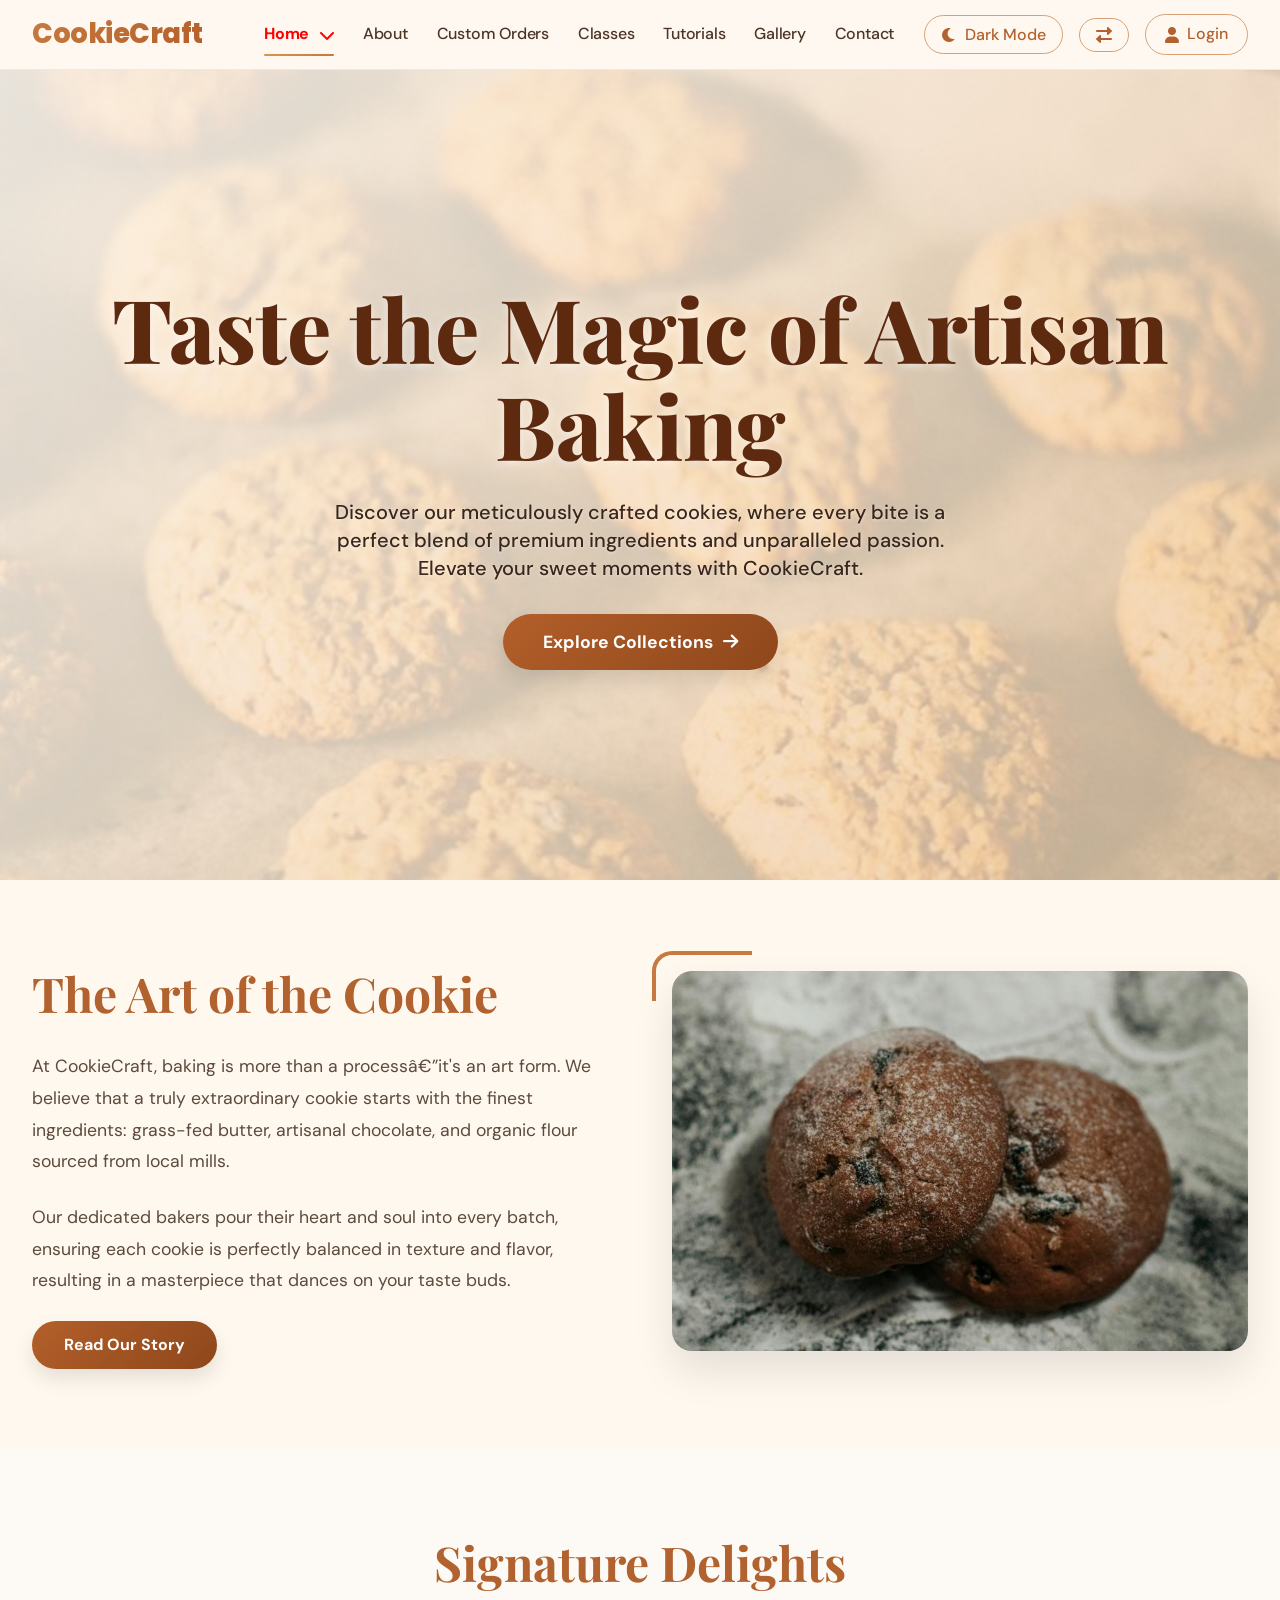
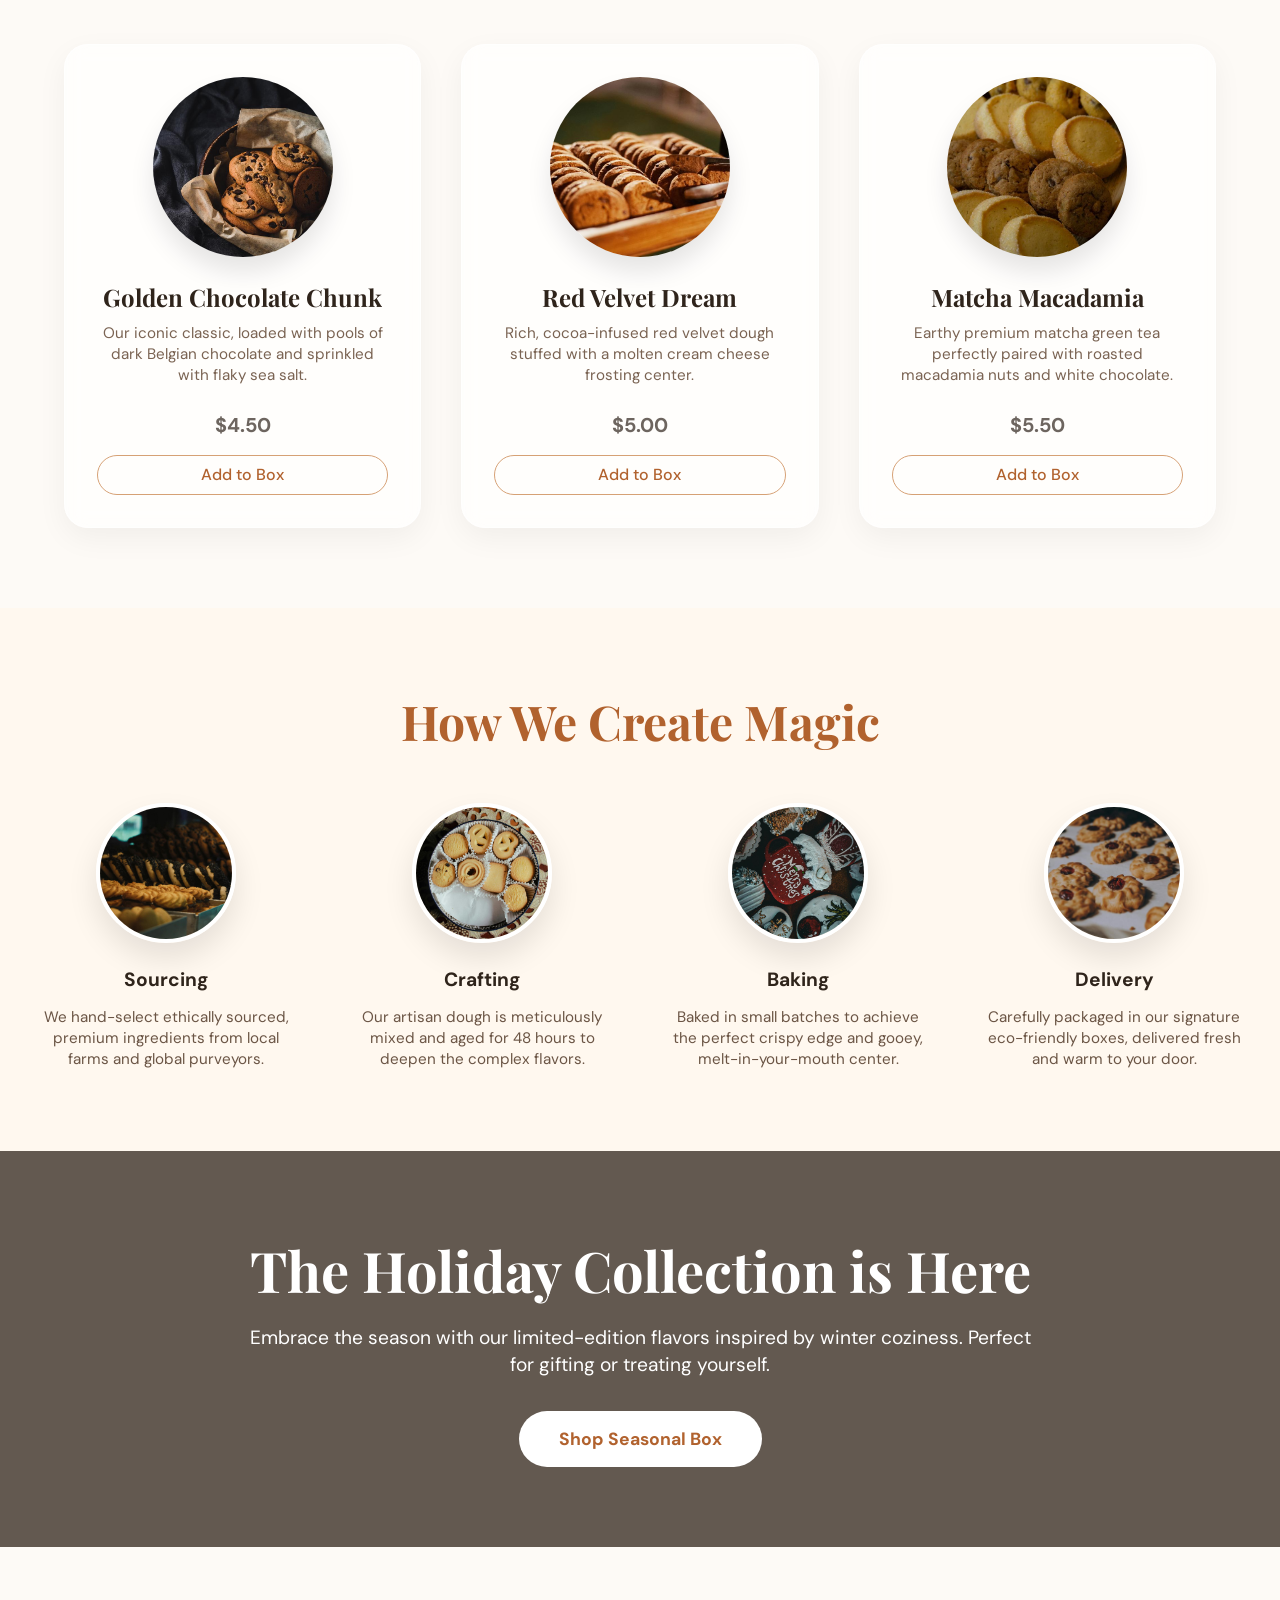
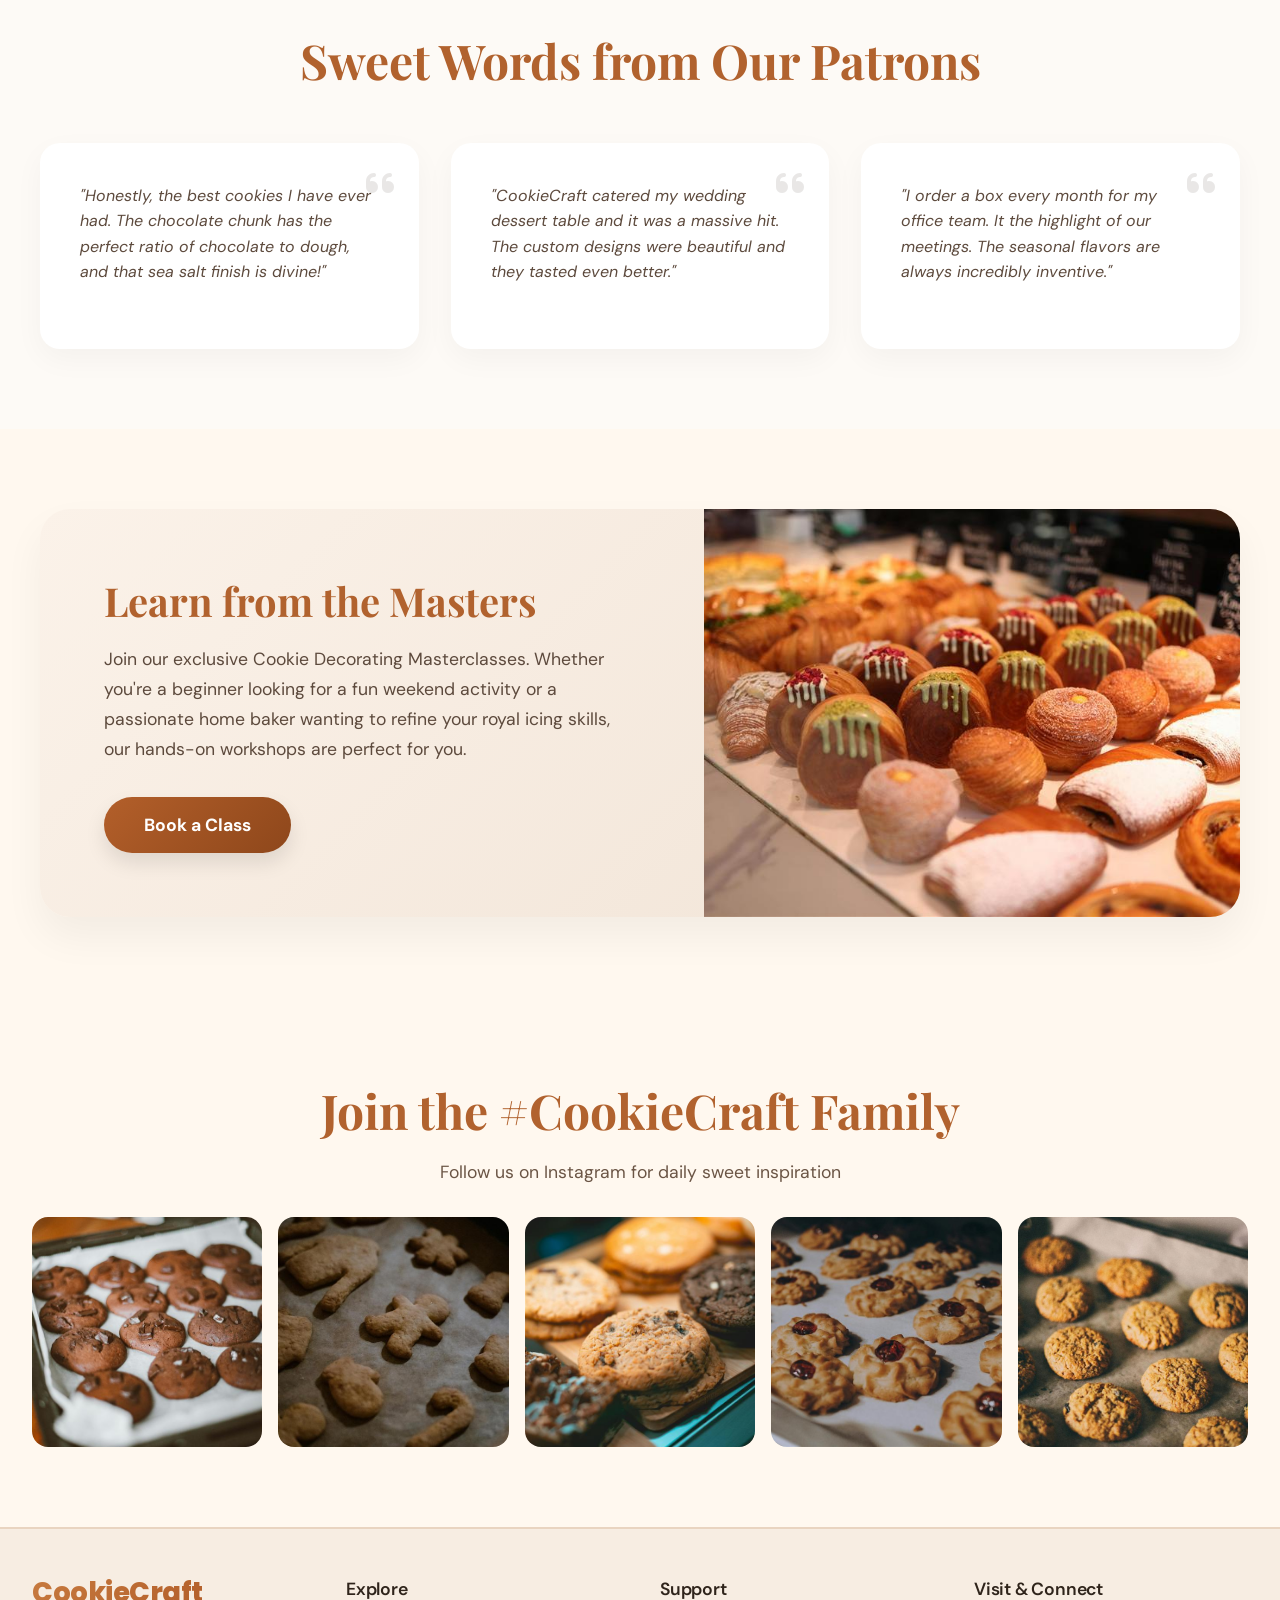
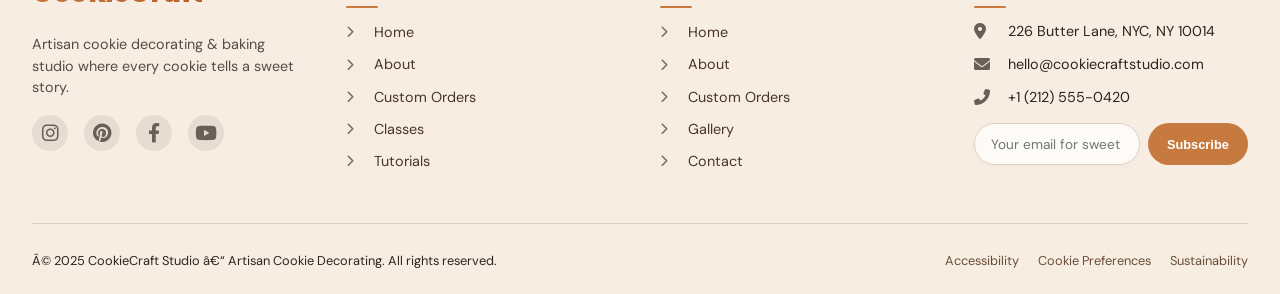
<file: index.html>
<!DOCTYPE html>
<html lang="en">
<head>
  <link rel="icon" type="image/png" href="images/favicon.png" />
  <meta charset="UTF-8" />
  <meta name="viewport" content="width=device-width, initial-scale=1.0, viewport-fit=cover" />
  <title>CookieCraft | Artisan Cookie Studio â€” Cohesive Brand Design</title>
  <link href="https://fonts.googleapis.com/css2?family=Playfair+Display:ital,wght@0,400;0,500;0,600;0,700;1,400&family=DM+Sans:wght@300;400;500;600;700&family=Poppins:wght@300;400;500;600;700;800;900&display=swap" rel="stylesheet" />
  <link href="https://fonts.googleapis.com/css2?family=Inter:opsz,wght@14..32,300;400;500;600;700;800&display=swap" rel="stylesheet">
  <link rel="stylesheet" href="https://cdnjs.cloudflare.com/ajax/libs/font-awesome/6.0.0-beta3/css/all.min.css">
  <style>
    /* ----- RESET & BASE (minimal) ----- */
    * {
      margin: 0;
      padding: 0;
      box-sizing: border-box;
    }

    body {
      font-family: 'DM Sans', sans-serif;
      background-color: #FFF8EF;
      color: #2F241B;
      line-height: 1.4;
      transition: background 0.2s, color 0.2s;
    }

    /* dark mode base overrides */
    body.dark-mode {
      background-color: #1e1916;
      color: #f0e2d4;
    }

    /* RTL adjustments for navbar & footer (preserved) */
    body[dir="rtl"] .nav-menu { padding-right: 0; }
    body[dir="rtl"] .nav-container { flex-direction: row; }
    body[dir="rtl"] .nav-menu .nav-item .dropdown-menu { text-align: right; left: auto; right: 0; }
    body[dir="rtl"] #homeDropdownItem .dropdown-menu { left: 0 !important; right: auto !important; }
    body[dir="rtl"] .dropdown-toggle::after { margin-left: 0; margin-right: 6px; }
    body[dir="rtl"] .right-buttons { flex-direction: row-reverse; }
    body[dir="rtl"] .brand { margin-right: 0; margin-left: 2rem; }
    body[dir="rtl"] .nav-link i { margin-left: 6px; margin-right: 0; }
    body[dir="rtl"] .nav-collapse { left: auto; right: -100%; border-radius: 0 0 0 24px; margin-top: -1px; }
    body[dir="rtl"] .nav-collapse.active { left: auto; right: 0; }
    body[dir="rtl"] .footer-col h4:after { left: auto; right: 0; }
    body[dir="rtl"] .footer-links a i { margin-left: 8px; margin-right: 0; }

    /* ========== UNIFIED BRAND STYLES (navbar & footer exact same size, font, design) ========== */
    /* Both .brand (navbar) and .footer-brand h3 share identical typography, gradient and visual rhythm */
    .brand, 
    .footer-brand h3 {
      font-family: 'Poppins', sans-serif;
      font-weight: 800;
      font-size: 1.7rem;
      letter-spacing: -0.5px;
      background: linear-gradient(135deg, #c77a3f, #b35f2a);
      background-clip: text;
      -webkit-background-clip: text;
      color: transparent;
      text-decoration: none;
      transition: opacity 0.2s ease, transform 0.2s;
      display: inline-block;
      line-height: 1.2;
    }

    /* Hover refinement (subtle lift) */
    .brand:hover,
    .footer-brand h3:hover {
      opacity: 0.85;
      transform: translateY(-1px);
    }

    /* Dark mode gradient for both brand signatures */
    body.dark-mode .brand,
    body.dark-mode .footer-brand h3 {
      background: linear-gradient(135deg, #f6cf9c, #eab67a, #d48d53);
      background-clip: text;
      -webkit-background-clip: text;
      color: transparent;
    }

    /* Navbar brand specific alignment & spacing */
    .brand {
      white-space: nowrap;
      margin-right: 2rem;
      flex-shrink: 0;
      text-decoration: none;
    }

    /* Footer brand specific additional spacing / margin */
    .footer-brand h3 {
      margin-bottom: 0.75rem;
      font-size: 1.7rem;   /* identical to navbar brand */
      font-weight: 800;
    }

    /* RESPONSIVE: On tablets/mobile, shrink brand size consistently across navbar & footer */
    @media (max-width: 1024px) {
      .brand {
        font-size: 1.4rem;
      }
      .footer-brand h3 {
        font-size: 1.4rem;
      }
    }

    @media (max-width: 520px) {
      .brand {
        font-size: 1.3rem;
      }
      .footer-brand h3 {
        font-size: 1.3rem;
      }
    }

    /* ----- NAVBAR STYLES (enhanced, fully functional, brand unified) ----- */
    .navbar {
      position: sticky;
      top: 0;
      z-index: 1000;
      background: rgba(255, 248, 240, 0.68);
      backdrop-filter: blur(12px);
      -webkit-backdrop-filter: blur(12px);
      border-bottom: 1px solid rgba(245, 215, 180, 0.5);
      transition: all 0.3s ease;
      padding: 0.9rem 2rem;
    }
    .navbar.scrolled {
      box-shadow: 0 10px 30px -10px rgba(0, 0, 0, 0.1);
      background: rgba(255, 245, 235, 0.85);
      backdrop-filter: blur(16px);
      border-bottom-color: rgba(215, 175, 125, 0.3);
    }
    body.dark-mode .navbar {
      background: rgba(28, 24, 22, 0.75);
      backdrop-filter: blur(12px);
      border-bottom-color: rgba(180, 130, 80, 0.35);
    }
    body.dark-mode .navbar.scrolled {
      background: rgba(18, 15, 14, 0.9);
      box-shadow: 0 10px 25px -8px rgba(0, 0, 0, 0.4);
    }
    .nav-container {
      max-width: 1400px;
      margin: 0 auto;
      display: flex;
      align-items: center;
      justify-content: space-between;
      
    }
    .nav-menu {
      display: flex;
      align-items: center;
      gap: 1.8rem;
      list-style: none;
      margin: 0 auto;
      padding: 0;
    }
    .nav-item { position: relative; }
    .nav-link {
      text-decoration: none;
      font-weight: 500;
      font-size: 1rem;
      color: #4b3527;
      padding: 0.5rem 0;
      transition: color 0.25s ease;
      letter-spacing: -0.2px;
      white-space: nowrap;
      display: inline-flex;
      align-items: center;
      gap: 6px;
    }
    body.dark-mode .nav-link { color: #f3e1cf; }
    .nav-link i { font-size: 1rem; transition: transform 0.2s; }
    .nav-link::after {
      content: '';
      position: absolute;
      bottom: -2px;
      left: 0;
      width: 0%;
      height: 2px;
      background: linear-gradient(95deg, #d9944c, #c2793e);
      border-radius: 4px;
      transition: width 0.3s cubic-bezier(0.2, 0.9, 0.4, 1.1);
    }
    .nav-link:hover::after { width: 100%; }
    .nav-link:hover { color: #c16f34; }
    .nav-link.active { color: red; font-weight: 700; } /* Distinct active color */
    body.dark-mode .nav-link:hover { color: #f7c894; }
    body.dark-mode .nav-link.active { color: red; font-weight: 700; } /* Distinct active color */
    .nav-link.active::after { width: 100%; }
    
    .dropdown-toggle { display: flex; align-items: center; gap: 5px; }
    .dropdown-arrow {
      font-size: 0.75rem;
      margin-left: 6px;
      transition: transform 0.2s ease;
    }
    .dropdown:hover .dropdown-arrow { transform: rotate(180deg); }
    .dropdown.open .dropdown-arrow { transform: rotate(180deg); }
    .dropdown-menu {
      position: absolute;
      top: calc(100% + 8px);
      left: 0;
      background: rgba(255, 250, 242, 0.98);
      backdrop-filter: blur(12px);
      border-radius: 20px;
      padding: 0.6rem 0;
      min-width: 180px;
      opacity: 0;
      visibility: hidden;
      transform: translateY(-8px);
      transition: all 0.25s ease;
      box-shadow: 0 12px 28px rgba(0, 0, 0, 0.08);
      border: 1px solid rgba(230, 190, 140, 0.5);
      list-style: none;
      z-index: 1020;
    }
    body.dark-mode .dropdown-menu {
      background: rgba(30, 26, 22, 0.98);
      border-color: #5d3f2b;
    }
    .dropdown:hover .dropdown-menu { opacity: 1; visibility: visible; transform: translateY(0); }
    .dropdown-item {
      display: block;
      padding: 0.55rem 1.5rem;
      text-decoration: none;
      color: #4b3527;
      font-weight: 500;
      font-size: 0.9rem;
      transition: background 0.2s;
      white-space: nowrap;
    }
    .dropdown-item i {
      width: 1.4rem;
      display: inline-block;
      margin-right: 8px;
      font-size: 0.85rem;
      color: inherit; opacity: 0.7;
    }
    body.dark-mode .dropdown-item { color: #f0decb; }
    body.dark-mode .dropdown-item i { color: inherit; opacity: 0.7; }
    .dropdown-item:hover { background-color: rgba(210, 160, 110, 0.2); color: #c16f34; }
    .dropdown-item.active { background-color: rgba(210, 160, 110, 0.2); color: red; }
    body.dark-mode .dropdown-item:hover { color: #f7c894; }
    body.dark-mode .dropdown-item.active { color: red; }

    @media (min-width: 1025px) {
      #homeDropdownItem .dropdown-menu { left: auto; right: 0; min-width: 170px; }
    }

    .right-buttons { display: flex; align-items: center; gap: 1rem; flex-shrink: 0; }
    .btn-outline {
      background: transparent;
      border: 1px solid #d6a175;
      padding: 0.5rem 1rem;
      border-radius: 40px;
      font-weight: 500;
      font-size: 1rem;
      cursor: pointer;
      transition: all 0.25s ease;
      color: #b1622e;
      font-family: inherit;
      white-space: nowrap;
      display: inline-flex;
      align-items: center;
      justify-content: center;
      gap: 8px;
      text-decoration: none;
    }
    .btn-outline i { font-size: 1rem; }
    body.dark-mode .btn-outline { border-color: #cc9a6c; color: #f6cfaa; }
    .btn-outline:hover { background: #e7c9af; transform: translateY(-2px); border-color: #b56f3a; }
    body.dark-mode .btn-outline:hover { background: #402f24; color: #ffe1bd; }
    .btn-login { gap: 8px; padding: 0.5rem 1.2rem; }

    .hamburger {
      display: none;
      flex-direction: column;
      justify-content: space-between;
      width: 28px;
      height: 22px;
      background: transparent;
      border: none;
      cursor: pointer;
      padding: 0;
      z-index: 1010;
    }
    .hamburger .bar { width: 100%; height: 2.5px; background-color: #b66730; border-radius: 4px; transition: all 0.3s; }
    body.dark-mode .hamburger .bar { background-color: #e6b27a; }
    .nav-collapse { display: flex; align-items: center; flex: 1; }

    @media (max-width: 1024px) {
      .navbar { padding: 0.8rem 1.5rem; }
      .hamburger { display: flex; }
      .nav-collapse { position: absolute; top: 100%;
        right: -100%;
        left: auto;
        width: 85%;
        max-width: 360px;
        height: calc(100vh - 70px);
        background: rgba(255, 250, 242, 0.97);
        backdrop-filter: blur(20px);
        flex-direction: column;
        align-items: flex-start;
        justify-content: flex-start;
        padding: 2rem 1.8rem;
        transition: right 0.35s ease-in-out;
        box-shadow: -6px 0 24px rgba(0, 0, 0, 0.08);
        border-radius: 0 0 0 24px; margin-top: -1px;
        gap: 2rem;
        z-index: 999;
        overflow-y: auto;
      }
      body.dark-mode .nav-collapse { background: rgba(20, 17, 16, 0.96); backdrop-filter: blur(20px); }
      .nav-collapse.active { right: 0; }
      .nav-menu { flex-direction: column; align-items: flex-start; gap: 1.4rem; width: 100%; margin: 0; }
      .nav-link { font-size: 1.1rem; white-space: normal; }
      .btn-outline { font-size: 1rem; width: 100%; text-align: center; justify-content: center; }
      .dropdown-menu {
        position: static;
        box-shadow: none;
        background: transparent;
        backdrop-filter: none;
        padding-left: 1rem;
        margin-top: 0.5rem;
        opacity: 1;
        visibility: visible;
        transform: none;
        display: none;
        border: none;
        width: 100%;
      }
      .dropdown.open .dropdown-menu { display: block; }
      .dropdown-toggle { display: flex; justify-content: space-between; width: 100%; align-items: center; }
      .dropdown-arrow { margin-left: auto; }
      .right-buttons { flex-direction: column; width: 100%; gap: 1rem; margin-top: 1rem; }
      #homeDropdownItem .dropdown-menu { left: 0; right: auto; }
    }

    /* ----- FOOTER STYLES (fully cohesive) ----- */
    .site-footer {
      background: #f7ede2;
      border-top: 2px solid #e9d4c0;
      margin-top: 0;
      padding: 3rem 2rem 1.5rem;
      font-size: 0.9rem;
      transition: background 0.3s, border-color 0.3s;
    }
    body.dark-mode .site-footer { background: #1e1916; border-top-color: #4a3729; }
    .footer-container {
      max-width: 1280px;
      margin: 0 auto;
      display: grid;
      grid-template-columns: repeat(auto-fit, minmax(220px, 1fr));
      gap: 2.5rem;
      margin-bottom: 2.5rem;
    }
    /* footer brand additional wrapper: no extra conflicting style */
    .footer-brand p {
      opacity: 0.8;
      line-height: 1.5;
      margin: 0.75rem 0 1rem;
      font-family: 'DM Sans', sans-serif;
    }
    .social-links { display: flex; gap: 1rem; margin-top: 0.5rem; }
    .social-links a {
      display: inline-flex;
      align-items: center;
      justify-content: center;
      background: rgba(0, 0, 0, 0.1);
      width: 36px;
      height: 36px;
      border-radius: 50%;
      color: inherit; opacity: 0.7;
      font-size: 1.2rem;
      transition: all 0.25s;
      text-decoration: none;
    }
    body.dark-mode .social-links a { background: rgba(0, 0, 0, 0.1); color: inherit; opacity: 0.7; }
    .social-links a:hover { background: #c77a3f; color: white; transform: translateY(-3px); }
    body.dark-mode .social-links a:hover { background: #eab67a; color: #1e1916; }
    .footer-col h4 {
      font-weight: 600;
      font-size: 1.1rem;
      margin-bottom: 1.2rem;
      letter-spacing: -0.2px;
      position: relative;
      display: inline-block;
      font-family: 'DM Sans', sans-serif;
    }
    .footer-col h4:after {
      content: '';
      position: absolute;
      bottom: -6px;
      left: 0;
      width: 32px;
      height: 2px;
      background: #c77a3f;
      border-radius: 4px;
    }
    body.dark-mode .footer-col h4:after { background: #eab67a; }
    .footer-links { list-style: none; padding: 0; }
    .footer-links li { margin-bottom: 0.7rem; }
    .footer-links a {
      text-decoration: none;
      color: #4b3527;
      transition: color 0.2s, padding-left 0.2s;
      display: inline-flex;
      align-items: center;
      gap: 8px;
      text-decoration: none;
    }
    body.dark-mode .footer-links a { color: #e2cfbc; }
    .footer-links a i { font-size: 0.75rem; color: inherit; opacity: 0.7; width: 20px; }
    .footer-links a:hover { color: #c16f34; padding-left: 4px; }
    body.dark-mode .footer-links a:hover { color: #f6cfaa; }
    .contact-info p { display: flex; align-items: center; gap: 10px; margin-bottom: 0.8rem; flex-wrap: wrap; }
    .contact-info i { width: 24px; color: inherit; opacity: 0.7; font-size: 1rem; }
    body.dark-mode .contact-info i { color: inherit; opacity: 0.7; }
    .newsletter-form {
      display: flex;
      flex-wrap: nowrap;
      align-items: stretch;
      margin-top: 1rem;
      gap: 0.5rem;
    }
    .newsletter-form input {
      flex: 1;
      min-width: 140px;
      padding: 0.7rem 1rem;
      border-radius: 60px;
      border: 1px solid #e2cfbc;
      background: rgba(255, 255, 255, 0.75);
      backdrop-filter: blur(8px);
      -webkit-backdrop-filter: blur(8px);
      font-family: inherit;
      font-size: 0.85rem;
      outline: none;
      transition: all 0.2s ease;
      box-shadow: 0 4px 12px rgba(0, 0, 0, 0.02);
    }
    body.dark-mode .newsletter-form input {
      background: rgba(44, 38, 33, 0.6);
      border-color: #5d3f2b;
      color: #f0e2d4;
    }
    .newsletter-form input:focus {
      border-color: inherit; opacity: 0.7;
      background: #ffffff;
      box-shadow: 0 4px 20px rgba(0, 0, 0, 0.1), 0 0 0 2px rgba(0, 0, 0, 0.08);
    }
    body.dark-mode .newsletter-form input:focus {
      background: #251f1a;
      box-shadow: 0 4px 20px rgba(0, 0, 0, 0.1), 0 0 0 2px rgba(0, 0, 0, 0.2);
    }
    .btn-footer {
      background: #c77a3f;
      border: none;
      padding: 0.7rem 1.2rem;
      border-radius: 60px;
      font-weight: 600;
      color: white;
      cursor: pointer;
      transition: all 0.2s ease;
      font-size: 0.8rem;
      display: inline-flex;
      align-items: center;
      justify-content: center;
      gap: 6px;
      white-space: nowrap;
    }
    .btn-footer:hover {
      background: #ad5f2c;
      transform: scale(0.97);
    }
    body.dark-mode .btn-footer {
      background: #d99254;
      color: #251f1a;
    }
    body.dark-mode .btn-footer:hover {
      background: #f0b27a;
    }
    .footer-bottom {
      text-align: center;
      padding-top: 1.8rem;
      border-top: 1px solid #e0cfbe;
      font-size: 0.8rem;
      display: flex;
      justify-content: space-between;
      align-items: center;
      flex-wrap: wrap;
      gap: 0.8rem;
    }
    body.dark-mode .footer-bottom { border-top-color: #3a2c22; }
    .legal-links { display: flex; gap: 1.2rem; }
    .legal-links a { text-decoration: none; color: #6b4d36; transition: color 0.2s; }
    body.dark-mode .legal-links a { color: #c6aa8c; }
    .legal-links a:hover { color: inherit; opacity: 0.7; }

    @media (max-width: 780px) {
      .footer-container { grid-template-columns: 1fr 1fr; gap: 2rem; }
      .footer-bottom { flex-direction: column; text-align: center; }
    }
    @media (max-width: 520px) {
      .footer-container { grid-template-columns: 1fr; text-align: center; }
      .footer-col h4:after { left: 50% !important; transform: translateX(-50%); right: auto !important; }
      .social-links { justify-content: center; }
      .contact-info p { justify-content: center; }
      .newsletter-form { justify-content: center; }
    }

    /* demo spacer content styling */
    .demo-spacer {
      max-width: 1280px;
      margin: 2rem auto;
      padding: 3rem 2rem;
      text-align: center;
      background: rgba(0, 0, 0, 0.1);
      border-radius: 2rem;
      font-family: 'DM Sans', sans-serif;
    }
    .demo-spacer h2 {
      font-family: 'Playfair Display', serif;
      color: inherit; opacity: 0.7;
      margin-bottom: 1rem;
    }
    body.dark-mode .demo-spacer {
      background: rgba(0, 0, 0, 0.1);
    }

    /* ========================================= */
    /* ======== UNIQUE INDEX1 SECTIONS ========= */
    /* ========================================= */
    .section { padding: 6rem 2rem; max-width: 1400px; margin: 0 auto; }
    .section-title { font-family: 'Playfair Display', serif; font-size: 3rem; text-align: center; margin-bottom: 3rem; color: #b1622e; }
    body.dark-mode .section-title { color: #eab67a; }

    /* 1. Hero Section */
    .hero-section { position: relative; height: 90vh; min-height: 600px; display: flex; align-items: center; justify-content: center; text-align: center; overflow: hidden; padding: 0 2rem; }
    .hero-bg { position: absolute; top: 0; left: 0; width: 100%; height: 100%; background: linear-gradient(135deg, rgba(255,248,239,0.9), rgba(245,215,180,0.75)), url('./images/gallery\ 5.jpg') center/cover no-repeat; z-index: -1; }
    body.dark-mode .hero-bg { background: linear-gradient(135deg, rgba(20,15,12,0.95), rgba(40,25,15,0.85)), url('./images/gallery\ 9.jpg') center/cover no-repeat; }
    .hero-content h1 { font-family: 'Playfair Display', serif; font-size: 5.5rem; font-weight: 800; line-height: 1.1; margin-bottom: 1.5rem; color: #5d2a10; text-shadow: 0 2px 10px rgba(255, 255, 255, 0.6); animation: fadeInUp 1s ease-out; }
    body.dark-mode .hero-content h1 { color: #fdf1de; text-shadow: 0 4px 15px rgba(0, 0, 0, 0.8); }
    .hero-content p { font-size: 1.25rem; font-weight: 500; max-width: 650px; margin: 0 auto 2rem; color: #3a261a; animation: fadeInUp 1s ease-out 0.2s backwards; text-shadow: 0 1px 3px rgba(255, 255, 255, 0.5); }
    body.dark-mode .hero-content p { color: #e8d5c4; text-shadow: 0 2px 5px rgba(0, 0, 0, 0.8); }
    .btn-primary { display: inline-flex; align-items: center; gap: 10px; padding: 1rem 2.5rem; font-family: 'DM Sans', sans-serif; font-size: 1.1rem; font-weight: 700; color: #fff; background: linear-gradient(135deg, #b35f2a, #8e471b); border: none; border-radius: 50px; text-decoration: none; transition: all 0.3s ease; box-shadow: 0 10px 20px rgba(0, 0, 0, 0.1); animation: fadeInUp 1s ease-out 0.4s backwards; }
    .btn-primary:hover { transform: translateY(-3px); box-shadow: 0 15px 25px rgba(0, 0, 0, 0.1); }
    body.dark-mode .btn-primary { background: linear-gradient(135deg, #eab67a, #c77a3f); color: #1e1916; box-shadow: 0 10px 20px rgba(0, 0, 0, 0.2); }
    body.dark-mode .btn-primary:hover { box-shadow: 0 15px 25px rgba(0, 0, 0, 0.2); }
    @keyframes fadeInUp { from { opacity: 0; transform: translateY(30px); } to { opacity: 1; transform: translateY(0); } }

    /* 2. Philosophy Section */
    .philosophy { display: flex; align-items: center; gap: 4rem; padding: 6rem 2rem; }
    .philosophy-text { flex: 1; }
    .philosophy-text h2 { font-family: 'Playfair Display', serif; font-size: 3rem; margin-bottom: 1.5rem; color: #b1622e; }
    body.dark-mode .philosophy-text h2 { color: #eab67a; }
    .philosophy-text p { font-size: 1.1rem; margin-bottom: 1.5rem; line-height: 1.8; color: #5d4a3d; }
    body.dark-mode .philosophy-text p { color: #d4c4b7; }
    .philosophy-image { flex: 1; position: relative; }
    .philosophy-image img { width: 100% !important; height: 380px !important; object-fit: cover !important; border-radius: 20px; box-shadow: 0 20px 40px rgba(0,0,0,0.1); transition: transform 0.5s ease; }
    .philosophy-image:hover img { transform: scale(1.02); }
    .philosophy-image::before { content: ''; position: absolute; top: -20px; left: -20px; width: 100px; height: 50px; border-top: 4px solid #c77a3f; border-left: 4px solid #c77a3f; border-radius: 20px 0 0 0; z-index: -1; }

    /* 3. Featured Cookies */
    .featured { background: #fdfaf6; padding: 6rem 0; }
    body.dark-mode .featured { background: #16120f; }
    .featured-grid { display: grid; grid-template-columns: repeat(auto-fit, minmax(300px, 1fr)); gap: 2.5rem; padding: 0 2rem; max-width: 1400px; margin: 0 auto; }
    .cookie-card { background: rgba(255, 255, 255, 0.7); backdrop-filter: blur(10px); border: 1px solid rgba(255,255,255,0.5); border-radius: 24px; padding: 2rem; text-align: center; transition: all 0.4s ease; box-shadow: 0 10px 30px rgba(0,0,0,0.05); display: flex; flex-direction: column; }
    body.dark-mode .cookie-card { background: rgba(30, 25, 22, 0.6); border-color: rgba(255,255,255,0.05); box-shadow: 0 10px 30px rgba(0,0,0,0.2); }
    .cookie-card:hover { transform: translateY(-10px); box-shadow: 0 20px 40px rgba(0, 0, 0, 0.08); }
    .cookie-img-wrapper { width: 180px; height: 180px; margin: 0 auto 1.5rem; border-radius: 50%; overflow: hidden; box-shadow: 0 15px 25px rgba(0,0,0,0.1); }
    .cookie-img-wrapper img { width: 100% !important; height: 100% !important; object-fit: cover !important; transition: transform 0.5s; }
    .cookie-card:hover .cookie-img-wrapper img { transform: scale(1.1); }
    .cookie-card h3 { font-family: 'Playfair Display', serif; font-size: 1.5rem; margin-bottom: 0.5rem; color: #2F241B; }
    body.dark-mode .cookie-card h3 { color: #f0e2d4; }
    .cookie-card p { color: #7a6352; font-size: 0.95rem; margin-bottom: 1.5rem; }
    body.dark-mode .cookie-card p { color: #c2b1a3; }
    .cookie-price { font-weight: 700; font-size: 1.25rem; color: inherit; opacity: 0.7; display: block; margin-bottom: 1rem; margin-top: auto; }
    body.dark-mode .cookie-price { color: #eab67a; }

    /* 4. Process Steps */
    .process { padding: 6rem 2rem; }
    .process-steps { display: flex; justify-content: center; gap: 3rem; flex-wrap: wrap; }
    .step { flex: 1; min-width: 250px; text-align: center; position: relative; }
    .step-icon { width: 80px; height: 80px; margin: 0 auto 1.5rem; background: linear-gradient(135deg, #f7ede2, #e9d4c0); border-radius: 50%; display: flex; align-items: center; justify-content: center; font-size: 2rem; color: inherit; opacity: 0.7; box-shadow: 0 10px 20px rgba(0,0,0,0.05); transition: transform 0.3s; }
    body.dark-mode .step-icon { background: linear-gradient(135deg, #2c241e, #1e1916); color: inherit; opacity: 0.7; }
    .step:hover .step-icon { transform: rotateY(180deg); }
    .step-image { width: 140px; height: 140px; margin: 0 auto 1.5rem; border-radius: 50%; overflow: hidden; box-shadow: 0 15px 30px rgba(0,0,0,0.1); border: 4px solid #fff; transition: all 0.4s ease; }
    body.dark-mode .step-image { border-color: #2c241e; box-shadow: 0 15px 30px rgba(0,0,0,0.3); }
    .step-image img { display: block; width: 100% !important; height: 100% !important; object-fit: cover !important; transition: transform 0.5s ease; }
    .step:hover .step-image { transform: translateY(-10px); box-shadow: 0 20px 40px rgba(177, 98, 46, 0.2); }
    body.dark-mode .step:hover .step-image { box-shadow: 0 20px 40px rgba(234, 182, 122, 0.2); }
    .step:hover .step-image img { transform: scale(1.1); }
    .step h4 { font-size: 1.2rem; margin-bottom: 0.8rem; }
    .step p { font-size: 0.95rem; color: #6b5545; }
    body.dark-mode .step p { color: #bbaaa0; }

    /* 5. Parallax Promo */
    .promo { position: relative; padding: 8rem 2rem; text-align: center; background: url('./images/gallery\ 2.jpg') center/cover fixed; color: white; }
    .promo::before { content: ''; position: absolute; top: 0; left: 0; width: 100%; height: 100%; background: rgba(47, 36, 27, 0.75); }
    .promo-content { position: relative; z-index: 1; max-width: 800px; margin: 0 auto; }
    .promo-content h2 { font-family: 'Playfair Display', serif; font-size: 3.5rem; margin-bottom: 1rem; }
    .promo-content p { font-size: 1.2rem; margin-bottom: 2rem; }
    .promo .btn-primary { background: white; color: #b1622e; box-shadow: none; }
    .promo .btn-primary:hover { background: #f7ede2; }

    /* 6. Testimonials */
    .testimonials { padding: 6rem 2rem; background: #fdfaf6; }
    body.dark-mode .testimonials { background: #1a1512; }
    .testi-grid { display: grid; grid-template-columns: repeat(auto-fit, minmax(300px, 1fr)); gap: 2rem; max-width: 1200px; margin: 0 auto; }
    .testi-card { background: white; padding: 2.5rem; border-radius: 20px; box-shadow: 0 10px 30px rgba(0,0,0,0.04); position: relative; }
    body.dark-mode .testi-card { background: #251e19; box-shadow: 0 10px 30px rgba(0,0,0,0.2); }
    .testi-card i.fa-quote-left { font-size: 2rem; color: inherit; opacity: 0.1; position: absolute; top: 1.5rem; right: 1.5rem; }
    .testi-card p { font-style: italic; margin-bottom: 1.5rem; color: #5d4a3d; position: relative; z-index: 1; line-height: 1.6; }
    body.dark-mode .testi-card p { color: #d4c4b7; }
    .testi-author { display: flex; align-items: center; gap: 1rem; }
    .testi-author img { width: 50px !important; height: 50px !important; border-radius: 50% !important; object-fit: cover !important; }
    .testi-author h5 { font-size: 1.1rem; color: #2F241B; }
    body.dark-mode .testi-author h5 { color: #f0e2d4; }
    .testi-author span { font-size: 0.85rem; color: inherit; opacity: 0.7; }

    /* 7. Workshops / Classes */
    .workshops { padding: 6rem 2rem; }
    .workshop-container { display: flex; background: linear-gradient(135deg, #fbf2e9, #f0e2d4); border-radius: 30px; overflow: hidden; max-width: 1200px; margin: 0 auto; box-shadow: 0 20px 40px rgba(0,0,0,0.05); }
    body.dark-mode .workshop-container { background: linear-gradient(135deg, #2a221d, #1e1916); box-shadow: 0 20px 40px rgba(0,0,0,0.2); }
    .workshop-content { flex: 1; padding: 4rem; display: flex; flex-direction: column; justify-content: center; }
    .workshop-content h2 { font-family: 'Playfair Display', serif; font-size: 2.5rem; margin-bottom: 1rem; color: #b1622e; }
    body.dark-mode .workshop-content h2 { color: #eab67a; }
    .workshop-content p { margin-bottom: 2rem; font-size: 1.1rem; line-height: 1.7; color: #5d4a3d; }
    body.dark-mode .workshop-content p { color: #d4c4b7; }
    .workshop-image { flex: 1; min-height: 400px; display: flex; }
    .workshop-image img { width: 100%; height: 100%; object-fit: cover; }

    /* 8. Instagram / Community */
    .community { padding: 6rem 2rem; text-align: center; }
    .insta-grid { display: grid; grid-template-columns: repeat(5, 1fr); gap: 1rem; max-width: 1400px; margin: 2rem auto 0; }
    .insta-item { position: relative; border-radius: 16px; overflow: hidden; aspect-ratio: 1/1; }
    .insta-item img { width: 100% !important; height: 100% !important; object-fit: cover !important; transition: transform 0.4s; }
    .insta-overlay { position: absolute; top: 0; left: 0; width: 100%; height: 100%; background: rgba(0, 0, 0, 0.1); display: flex; align-items: center; justify-content: center; color: white; font-size: 2rem; opacity: 0; transition: opacity 0.3s; }
    .insta-item:hover img { transform: scale(1.1); }
    .insta-item:hover .insta-overlay { opacity: 1; }

    /* Elegant Horizontal Scrolling for Tablets & Mobiles to Keep Perfect Proportions */
    @media (max-width: 1024px) {
      .insta-grid {
        display: flex;
        overflow-x: auto;
        scroll-snap-type: x mandatory;
        scrollbar-width: none;
        -ms-overflow-style: none;
        padding: 0 1rem;
        gap: 1rem;
      }
      .insta-grid::-webkit-scrollbar {
        display: none;
      }
      .insta-item {
        flex: 0 0 calc(25% - 0.75rem);
        min-width: 180px;
        scroll-snap-align: start;
      }
    }
    @media (max-width: 600px) {
      .insta-item {
        flex: 0 0 calc(50% - 0.5rem);
        min-width: 140px;
      }
    }

    /* Responsive Tweaks */
    @media (max-width: 900px) { .philosophy { flex-direction: column; } .workshop-container { flex-direction: column; } .hero-content h1 { font-size: 3.5rem; } }
    @media (max-width: 600px) { .hero-content h1 { font-size: 2.5rem; } .process-steps { flex-direction: column; } .promo-content h2 { font-size: 2.5rem; } .workshop-content { padding: 2rem; } }
  </style>
  <link rel="stylesheet" href="responsive.css">
</head>
<body>

  <!-- ========== UNIFIED STICKY NAVBAR (brand unified with footer) ========== -->
  <nav class="navbar" id="navbar">
    <div class="nav-container">
      <a href="#" class="brand" id="brandLink">CookieCraft</a>
      
      <button class="hamburger" id="hamburgerBtn" aria-label="Menu">
        <span class="bar"></span>
        <span class="bar"></span>
        <span class="bar"></span>
      </button>

      <div class="nav-collapse" id="navCollapse">
        <ul class="nav-menu">
          <li class="nav-item dropdown" id="homeDropdownItem">
            <a href="#" class="nav-link dropdown-toggle" id="homeDropdownToggle">
            <span>Home</span> <i class="fas fa-chevron-down dropdown-arrow"></i>
            </a>
            <ul class="dropdown-menu" id="homeDropdownMenu">
              <li><a href="index.html" class="dropdown-item"><i class="fas fa-cookie-bite"></i> Home 1</a></li>
              <li><a href="home2.html" class="dropdown-item"><i class="fas fa-heart"></i> Home 2</a></li>
            </ul>
          </li>
          <li class="nav-item"><a href="about.html" class="nav-link">About</a></li>
          <li class="nav-item"><a href="custom.html" class="nav-link">Custom Orders</a></li>
          <li class="nav-item"><a href="classes.html" class="nav-link">Classes</a></li>
          <li class="nav-item"><a href="./Tutorials.html" class="nav-link">Tutorials</a></li>
          <li class="nav-item"><a href="gallery.html" class="nav-link">Gallery</a></li>
          <li class="nav-item"><a href="contact.html" class="nav-link">Contact</a></li>
        </ul>

        <div class="right-buttons">
          <button id="darkModeToggle" class="btn-outline" aria-label="Dark mode toggle"><i class="fas fa-moon"></i> Dark Mode</button>
          <button id="rtlToggle" class="btn-outline" aria-label="Toggle RTL layout"><i class="fa-solid fa-right-left"></i></button>
          <a href="login.html" id="loginBtn" class="btn-outline btn-login" style="text-decoration: none;"><i class="fas fa-user"></i> Login</a>
        </div>
      </div>
    </div>
  </nav>

  <!-- 1. HERO SECTION -->
  <section class="hero-section">
    <div class="hero-bg"></div>
    <div class="hero-content">
      <h1>Taste the Magic of Artisan Baking</h1>
      <p>Discover our meticulously crafted cookies, where every bite is a perfect blend of premium ingredients and unparalleled passion. Elevate your sweet moments with CookieCraft.</p>
      <a href="#" class="btn-primary">Explore Collections <i class="fas fa-arrow-right"></i></a>
    </div>
  </section>

  <!-- 2. PHILOSOPHY SECTION -->
  <section class="section philosophy">
    <div class="philosophy-text">
      <h2>The Art of the Cookie</h2>
      <p>At CookieCraft, baking is more than a processâ€”it's an art form. We believe that a truly extraordinary cookie starts with the finest ingredients: grass-fed butter, artisanal chocolate, and organic flour sourced from local mills.</p>
      <p>Our dedicated bakers pour their heart and soul into every batch, ensuring each cookie is perfectly balanced in texture and flavor, resulting in a masterpiece that dances on your taste buds.</p>
      <a href="#" class="btn-primary" style="padding: 0.8rem 2rem; font-size: 1rem;">Read Our Story</a>
    </div>
    <div class="philosophy-image">
      <img loading="eager" fetchpriority="high" src="./images/gallery 9.jpg" alt="Artisan Cookie Baking">
    </div>
  </section>

  <!-- 3. FEATURED COOKIES SECTION -->
  <section class="featured">
    <h2 class="section-title">Signature Delights</h2>
    <div class="featured-grid">
      <!-- Cookie 1 -->
      <div class="cookie-card">
        <div class="cookie-img-wrapper">
          <img loading="eager" fetchpriority="high" src="./images/gallery 1.jpg" alt="Classic Chocolate Chunk">
        </div>
        <h3>Golden Chocolate Chunk</h3>
        <p>Our iconic classic, loaded with pools of dark Belgian chocolate and sprinkled with flaky sea salt.</p>
        <span class="cookie-price">$4.50</span>
        <a href="#" class="btn-outline" style="width:100%">Add to Box</a>
      </div>
      <!-- Cookie 2 -->
      <div class="cookie-card">
        <div class="cookie-img-wrapper">
          <img loading="eager" fetchpriority="high" src="./images/gallery 14.jpg" alt="Red Velvet Dream">
        </div>
        <h3>Red Velvet Dream</h3>
        <p>Rich, cocoa-infused red velvet dough stuffed with a molten cream cheese frosting center.</p>
        <span class="cookie-price">$5.00</span>
        <a href="#" class="btn-outline" style="width:100%">Add to Box</a>
      </div>
      <!-- Cookie 3 -->
      <div class="cookie-card">
        <div class="cookie-img-wrapper">
          <img loading="eager" fetchpriority="high" src="./images/gallery 15.jpg" alt="Matcha Macadamia">
        </div>
        <h3>Matcha Macadamia</h3>
        <p>Earthy premium matcha green tea perfectly paired with roasted macadamia nuts and white chocolate.</p>
        <span class="cookie-price">$5.50</span>
        <a href="#" class="btn-outline" style="width:100%">Add to Box</a>
      </div>
    </div>
  </section>

  <!-- 4. BAKING PROCESS SECTION -->
  <section class="section process">
    <h2 class="section-title">How We Create Magic</h2>
    <div class="process-steps">
      <div class="step">
        <div class="step-image">
          <img loading="lazy" src="./images/about 2.jpg" alt="Sourcing">
        </div>
        <h4>Sourcing</h4>
        <p>We hand-select ethically sourced, premium ingredients from local farms and global purveyors.</p>
      </div>
      <div class="step">
        <div class="step-image">
          <img loading="lazy" src="./images/tutorials 2.jpg" alt="Crafting">
        </div>
        <h4>Crafting</h4>
        <p>Our artisan dough is meticulously mixed and aged for 48 hours to deepen the complex flavors.</p>
      </div>
      <div class="step">
        <div class="step-image">
          <img loading="lazy" src="./images/classes 3.jpg" alt="Baking">
        </div>
        <h4>Baking</h4>
        <p>Baked in small batches to achieve the perfect crispy edge and gooey, melt-in-your-mouth center.</p>
      </div>
      <div class="step">
        <div class="step-image">
          <img loading="lazy" src="./images/gallery 4.jpg" alt="Delivery">
        </div>
        <h4>Delivery</h4>
        <p>Carefully packaged in our signature eco-friendly boxes, delivered fresh and warm to your door.</p>
      </div>
    </div>
  </section>

  <!-- 5. PARALLAX PROMO SECTION -->
  <section class="promo">
    <div class="promo-content">
      <h2>The Holiday Collection is Here</h2>
      <p>Embrace the season with our limited-edition flavors inspired by winter coziness. Perfect for gifting or treating yourself.</p>
      <a href="#" class="btn-primary">Shop Seasonal Box</a>
    </div>
  </section>

  <!-- 6. TESTIMONIALS SECTION -->
  <section class="testimonials">
    <h2 class="section-title">Sweet Words from Our Patrons</h2>
    <div class="testi-grid">
      <div class="testi-card">
        <i class="fas fa-quote-left"></i>
        <p>"Honestly, the best cookies I have ever had. The chocolate chunk has the perfect ratio of chocolate to dough, and that sea salt finish is divine!"</p>
      </div>
      <div class="testi-card">
        <i class="fas fa-quote-left"></i>
        <p>"CookieCraft catered my wedding dessert table and it was a massive hit. The custom designs were beautiful and they tasted even better."</p>
      </div>
      <div class="testi-card">
        <i class="fas fa-quote-left"></i>
        <p>"I order a box every month for my office team. It the highlight of our meetings. The seasonal flavors are always incredibly inventive."</p>
      </div>
    </div>
  </section>

  <!-- 7. WORKSHOPS SECTION -->
  <section class="workshops">
    <div class="workshop-container">
      <div class="workshop-content">
        <h2>Learn from the Masters</h2>
        <p>Join our exclusive Cookie Decorating Masterclasses. Whether you're a beginner looking for a fun weekend activity or a passionate home baker wanting to refine your royal icing skills, our hands-on workshops are perfect for you.</p>
        <a href="#" class="btn-primary" style="align-self: flex-start;">Book a Class</a>
      </div>
      <div class="workshop-image">
        <img loading="eager" fetchpriority="high" src="./images/gallery 17.jpg" alt="Cookie Decorating Masterclass">
      </div>
    </div>
  </section>

  <!-- 8. COMMUNITY GALLERY SECTION -->
  <section class="community">
    <h2 class="section-title">Join the #CookieCraft Family</h2>
    <p style="color: #6b5545; font-size: 1.1rem; margin-top: -2rem;">Follow us on Instagram for daily sweet inspiration</p>
    <div class="insta-grid">
      <div class="insta-item">
        <img loading="eager" fetchpriority="high" src="./images/gallery 2.jpg" alt="Insta 1">
        <div class="insta-overlay"><i class="fab fa-instagram"></i></div>
      </div>
      <div class="insta-item">
        <img loading="eager" fetchpriority="high" src="./images/gallery 3.jpg" alt="Insta 2">
        <div class="insta-overlay"><i class="fab fa-instagram"></i></div>
      </div>
      <div class="insta-item">
        <img loading="eager" fetchpriority="high" src="./images/gallery 13.jpg" alt="Insta 3">
        <div class="insta-overlay"><i class="fab fa-instagram"></i></div>
      </div>
      <div class="insta-item">
        <img loading="eager" fetchpriority="high" src="./images/gallery 4.jpg" alt="Insta 4">
        <div class="insta-overlay"><i class="fab fa-instagram"></i></div>
      </div>
      <div class="insta-item">
        <img loading="eager" fetchpriority="high" src="./images/gallery 5.jpg" alt="Insta 5">
        <div class="insta-overlay"><i class="fab fa-instagram"></i></div>
      </div>
    </div>
  </section>

  <!-- ========== UNIFIED FOOTER (brand matches navbar exactly) ========== -->
  <footer class="site-footer">
    <div class="footer-container">
      <div class="footer-brand">
        <h3>CookieCraft</h3>   <!-- identical styling: font/size/gradient to .brand -->
        <p>Artisan cookie decorating & baking studio where every cookie tells a sweet story.</p>
        <div class="social-links">
          <a href="#" aria-label="Instagram"><i class="fab fa-instagram"></i></a>
          <a href="#" aria-label="Pinterest"><i class="fab fa-pinterest"></i></a>
          <a href="#" aria-label="Facebook"><i class="fab fa-facebook-f"></i></a>
          <a href="#" aria-label="YouTube"><i class="fab fa-youtube"></i></a>
        </div>
      </div>

      <div class="footer-col">
        <h4>Explore</h4>
        <ul class="footer-links">
          <li><a href="index.html"><i class="fas fa-chevron-right"></i> Home</a></li>
          <li><a href="about.html"><i class="fas fa-chevron-right"></i> About</a></li>
          <li><a href="custom.html"><i class="fas fa-chevron-right"></i> Custom Orders</a></li>
          <li><a href="classes.html"><i class="fas fa-chevron-right"></i> Classes</a></li>
          <li><a href="Tutorials.html"><i class="fas fa-chevron-right"></i> Tutorials</a></li>
        </ul>
      </div>

      <div class="footer-col">
        <h4>Support</h4>
        <ul class="footer-links">
          <li><a href="index.html"><i class="fas fa-chevron-right"></i> Home</a></li>
          <li><a href="about.html"><i class="fas fa-chevron-right"></i> About</a></li>
          <li><a href="custom.html"><i class="fas fa-chevron-right"></i> Custom Orders</a></li>
          <li><a href="gallery.html"><i class="fas fa-chevron-right"></i> Gallery</a></li>
          <li><a href="contact.html"><i class="fas fa-chevron-right"></i> Contact </a></li>
        </ul>
      </div>

      <div class="footer-col contact-info">
        <h4>Visit & Connect</h4>
        <p><i class="fas fa-map-marker-alt"></i> 226 Butter Lane, NYC, NY 10014</p>
        <p><i class="fas fa-envelope"></i> hello@cookiecraftstudio.com</p>
        <p><i class="fas fa-phone-alt"></i> +1 (212) 555-0420</p>
        <div class="newsletter-form">
          <input type="email" placeholder="Your email for sweet updates" id="newsletterEmail">
          <button class="btn-footer" id="newsletterBtn"> Subscribe</button>
        </div>
      </div>
    </div>
    <div class="footer-bottom">
      <span>Â© 2025 CookieCraft Studio â€“ Artisan Cookie Decorating. All rights reserved.</span>
      <div class="legal-links">
        <a href="#">Accessibility</a>
        <a href="#">Cookie Preferences</a>
        <a href="#">Sustainability</a>
      </div>
    </div>
  </footer>

  <script>
    (function() {
      // DARK MODE (localStorage)
      const darkToggle = document.getElementById('darkModeToggle');
      const body = document.body;
      const updateDarkModeButton = (isDark) => {
        if (!darkToggle) return;
        darkToggle.innerHTML = isDark ? '<i class="fas fa-sun"></i> Light Mode' : '<i class="fas fa-moon"></i> Dark Mode';
        darkToggle.setAttribute('aria-label', isDark ? 'Switch to light mode' : 'Switch to dark mode');
      };
      const loadDarkMode = () => {
        const isDark = localStorage.getItem('cookieStudio-dark') === 'enabled';
        if (isDark) body.classList.add('dark-mode');
        else body.classList.remove('dark-mode');
        updateDarkModeButton(isDark);
      };
      if (darkToggle) {
        darkToggle.addEventListener('click', () => {
          const isDark = body.classList.contains('dark-mode');
          if (isDark) {
            body.classList.remove('dark-mode');
            localStorage.setItem('cookieStudio-dark', 'disabled');
          } else {
            body.classList.add('dark-mode');
            localStorage.setItem('cookieStudio-dark', 'enabled');
          }
          updateDarkModeButton(body.classList.contains('dark-mode'));
        });
      }
      loadDarkMode();

      // RTL TOGGLE
      const rtlToggle = document.getElementById('rtlToggle');
      const setRTL = (enabled) => {
        if (enabled) {
          body.setAttribute('dir', 'rtl');
          localStorage.setItem('cookieStudio-rtl', 'enabled');
          if (rtlToggle) rtlToggle.innerHTML = '<i class="fa-solid fa-right-left"></i>';
        } else {
          body.setAttribute('dir', 'ltr');
          localStorage.setItem('cookieStudio-rtl', 'disabled');
          if (rtlToggle) rtlToggle.innerHTML = '<i class="fa-solid fa-right-left"></i>';
        }
      };
      const loadRTL = () => setRTL(localStorage.getItem('cookieStudio-rtl') === 'enabled');
      if (rtlToggle) rtlToggle.addEventListener('click', () => setRTL(body.getAttribute('dir') !== 'rtl'));
      loadRTL();

      // STICKY SCROLL
      const navbar = document.getElementById('navbar');
      window.addEventListener('scroll', () => {
        if (window.scrollY > 20) navbar.classList.add('scrolled');
        else navbar.classList.remove('scrolled');
      });

      // MOBILE MENU
      const hamburger = document.getElementById('hamburgerBtn');
      const navCollapse = document.getElementById('navCollapse');
      const toggleMenu = () => {
        navCollapse.classList.toggle('active');
        // body overflow hidden removed to keep navbar sticky
      };
      if (hamburger) hamburger.addEventListener('click', (e) => { e.stopPropagation(); toggleMenu(); });
      const closeMenu = () => {
        if (navCollapse.classList.contains('active')) {
          navCollapse.classList.remove('active');
          // body overflow reset removed
        }
      };

      // MOBILE DROPDOWN HANDLER
      const toggleBtn = document.getElementById('homeDropdownToggle');
      if (toggleBtn) {
        toggleBtn.addEventListener('click', (e) => {
          if (window.innerWidth <= 1024) {
            e.preventDefault();
            const parentLi = document.getElementById('homeDropdownItem');
            const menu = document.getElementById('homeDropdownMenu');
            if (parentLi) {
              if (parentLi.classList.contains('open')) {
                parentLi.classList.remove('open');
                if (menu) menu.style.display = '';
              } else {
                parentLi.classList.add('open');
                if (menu) menu.style.display = 'block';
              }
            }
          }
        });
      }

      window.addEventListener('resize', () => {
        if (window.innerWidth > 1024) {
          const parentLi = document.getElementById('homeDropdownItem');
          if (parentLi && parentLi.classList.contains('open')) {
            parentLi.classList.remove('open');
            const menu = document.getElementById('homeDropdownMenu');
            if (menu) menu.style.display = '';
          }
          if (navCollapse && navCollapse.classList.contains('active')) closeMenu();
        }
      });

      // Highlight active nav item
      const currentPath = (window.location.pathname.split('/').pop() || 'index.html').toLowerCase();
      const navLinks = document.querySelectorAll('.nav-menu .nav-link, .dropdown-item');
      navLinks.forEach(link => {
        const href = link.getAttribute('href');
        if (href && href.replace(/^\.\//, '').toLowerCase() === currentPath) {
          link.classList.add('active');
          if (link.classList.contains('dropdown-item')) {
            const parentToggle = document.getElementById('homeDropdownToggle');
            if (parentToggle) parentToggle.classList.add('active');
          }
        }
      });

      // DEMO LINKS PREVENT DEFAULT ALERTS (preserve interactivity)
      const demoLinks = document.querySelectorAll('.nav-link:not(.dropdown-toggle), .dropdown-item, .footer-links a, .social-links a, .legal-links a, .brand, .btn-login');
      demoLinks.forEach(link => {
        link.addEventListener('click', (e) => {
          const href = link.getAttribute('href');
          if (!href || href === '#') {
            e.preventDefault();
            let txt = link.innerText.trim() || 'Navigate';
            if (txt.includes('Login')) txt = 'Login / Account';
            alert(`ðŸª CookieCraft â€¢ ${txt} â€” fully functional component ready for your logic.`);
            closeMenu();
          }
        });
      });

      // NEWSLETTER demo
      const newsletterBtn = document.getElementById('newsletterBtn');
      const newsletterInput = document.getElementById('newsletterEmail');
      if (newsletterBtn) {
        newsletterBtn.addEventListener('click', () => {
          const email = newsletterInput.value.trim();
          if (!email) alert('âœ¨ Please enter an email to receive sweet updates!');
          else alert(`ðŸŽ‰ Subscribed! ${email} will get artisan news & offers.`);
          if (newsletterInput) newsletterInput.value = '';
        });
      }
      document.addEventListener('click', (event) => {
        if (navbar && !navbar.contains(event.target) && navCollapse && navCollapse.classList.contains('active')) closeMenu();
      });
      window.addEventListener('load', () => {
        // body overflow reset removed
        if (window.innerWidth > 1024) {
          const parentLi = document.getElementById('homeDropdownItem');
          if (parentLi) parentLi.classList.remove('open');
        }
      });
    })();
  </script>
</body>
</html>
</file>
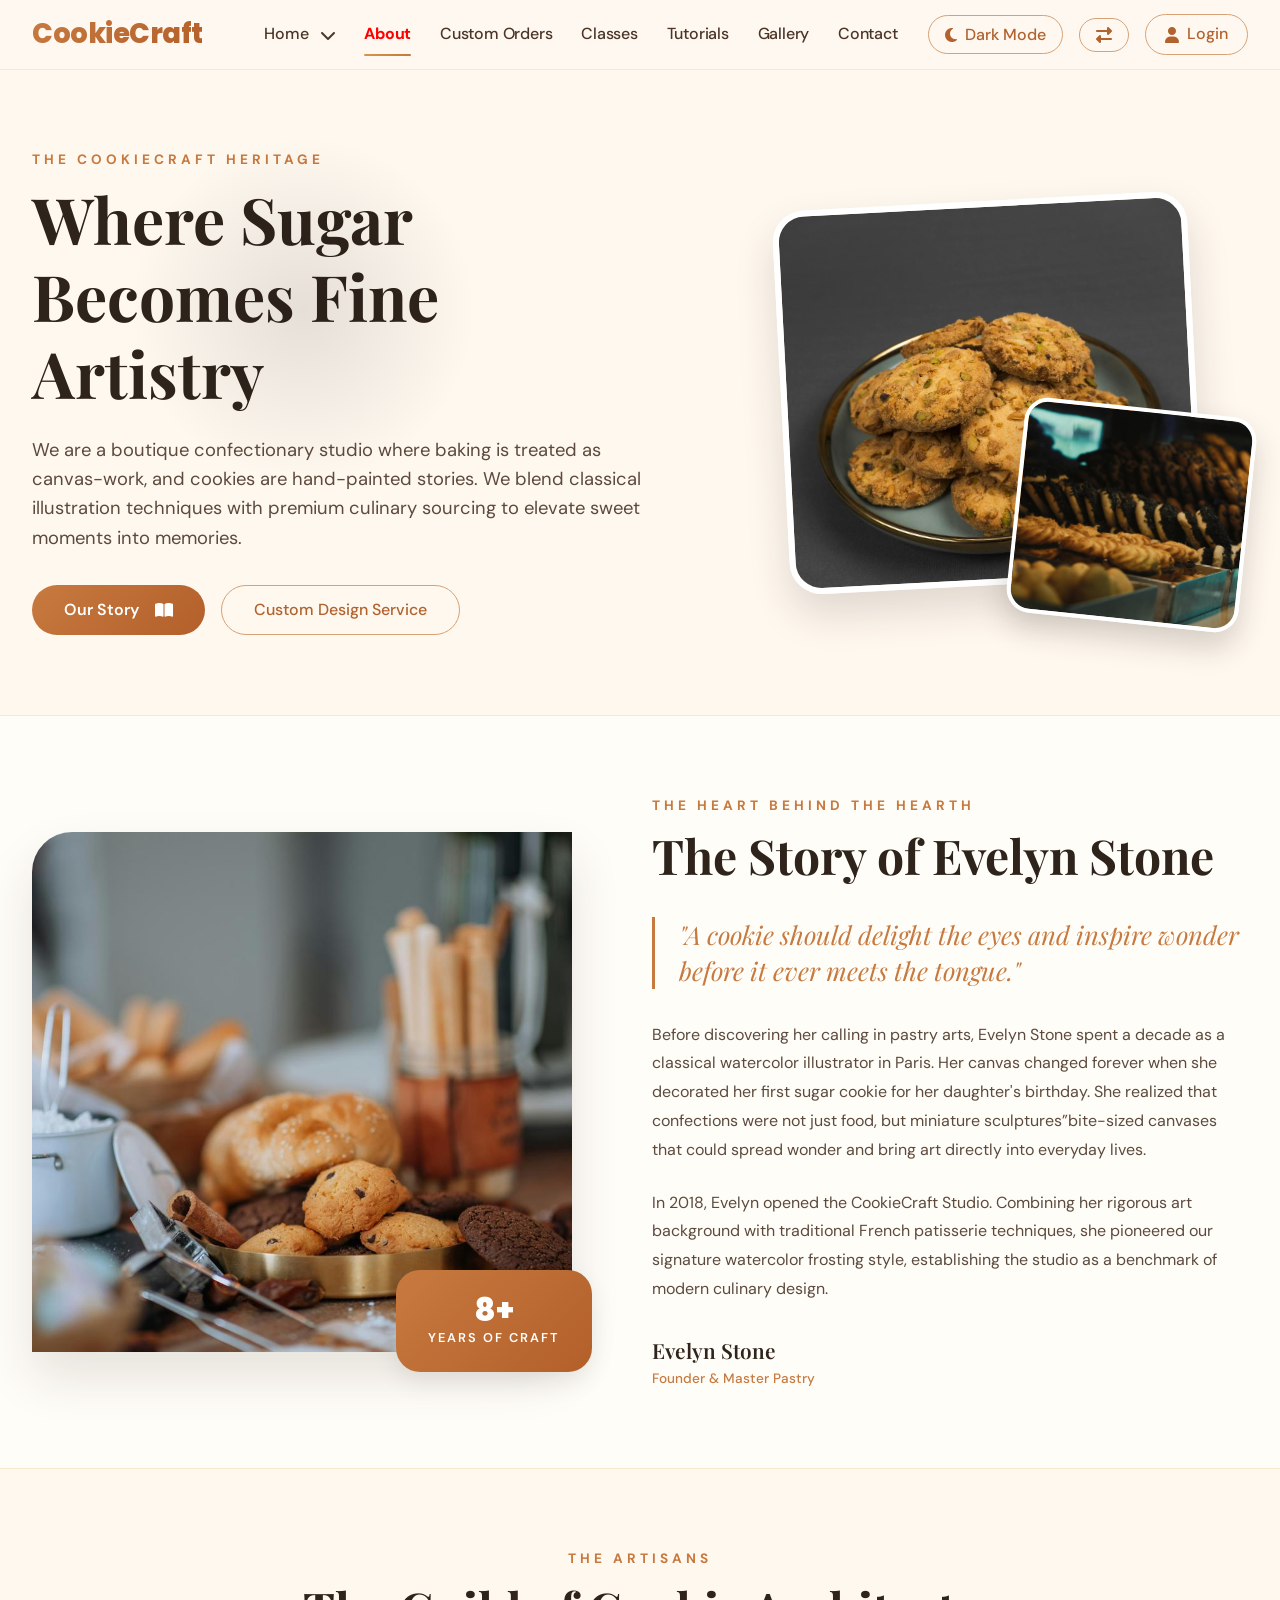
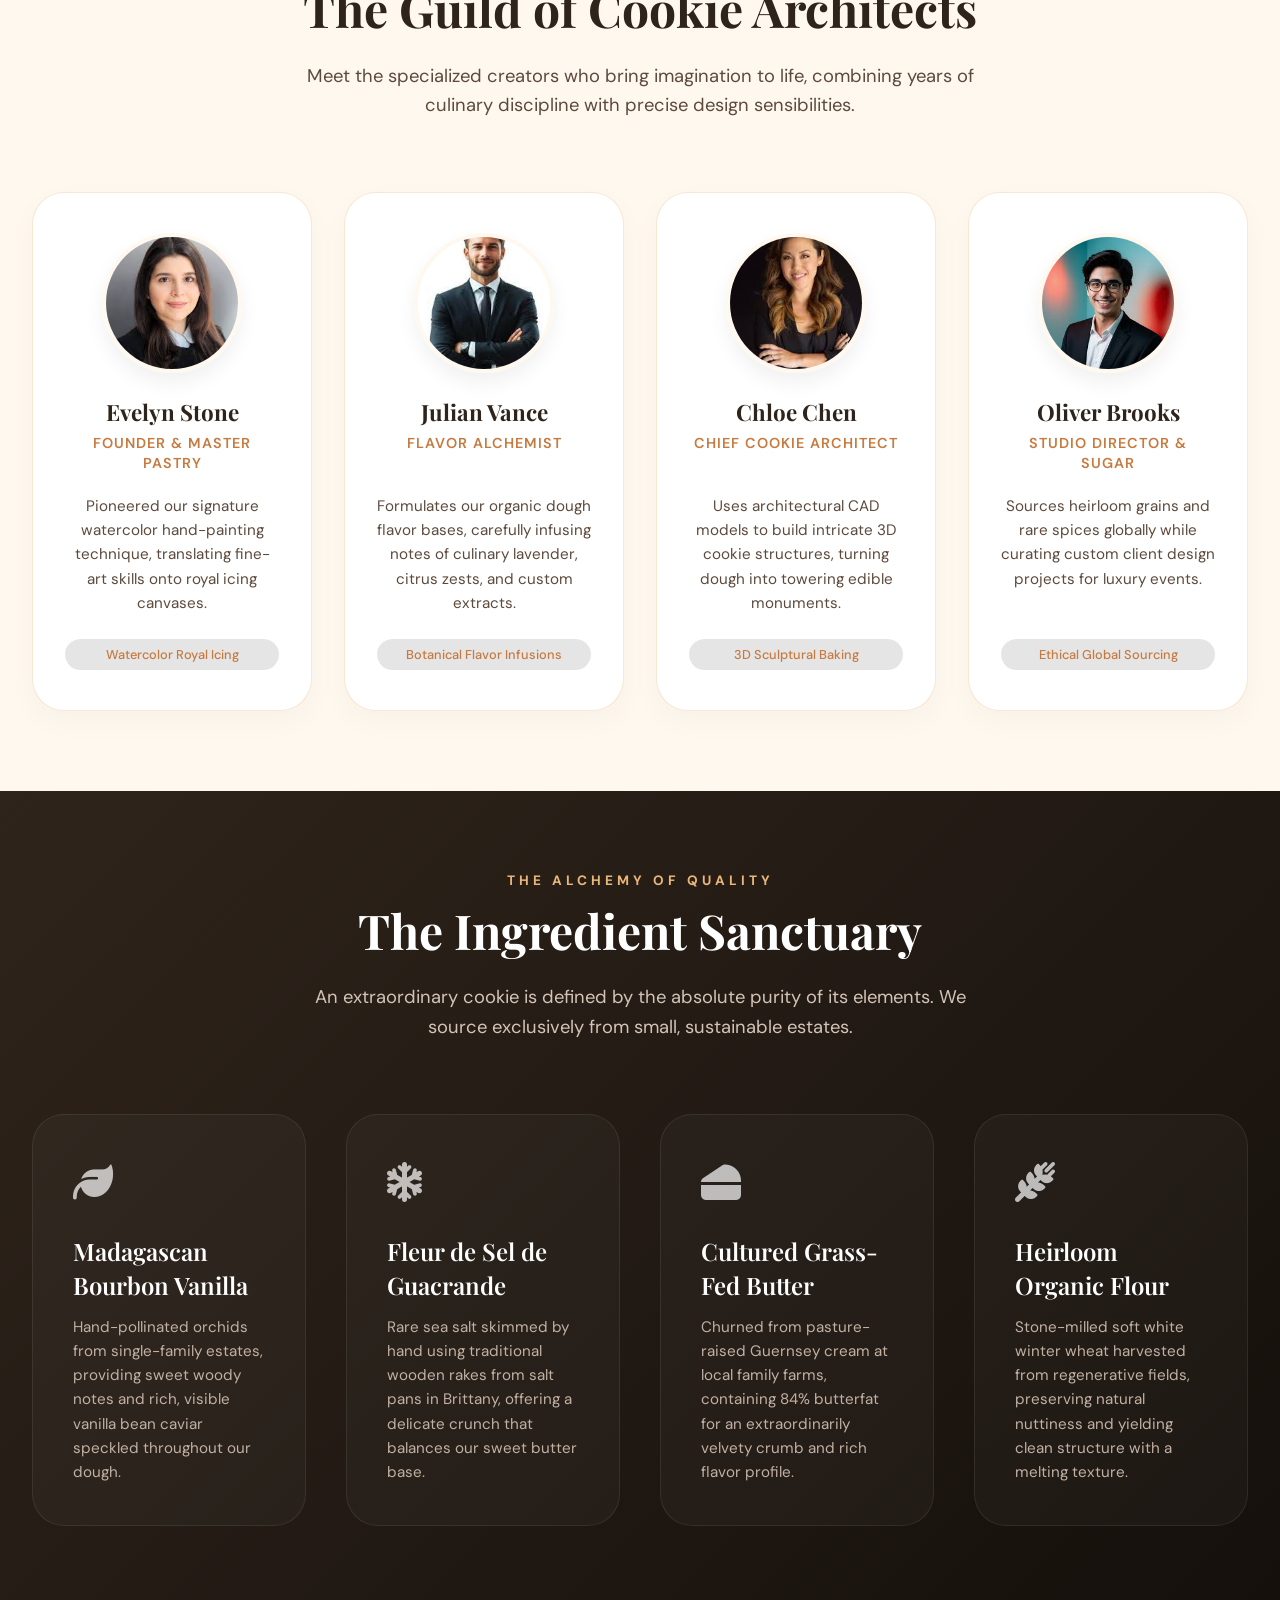
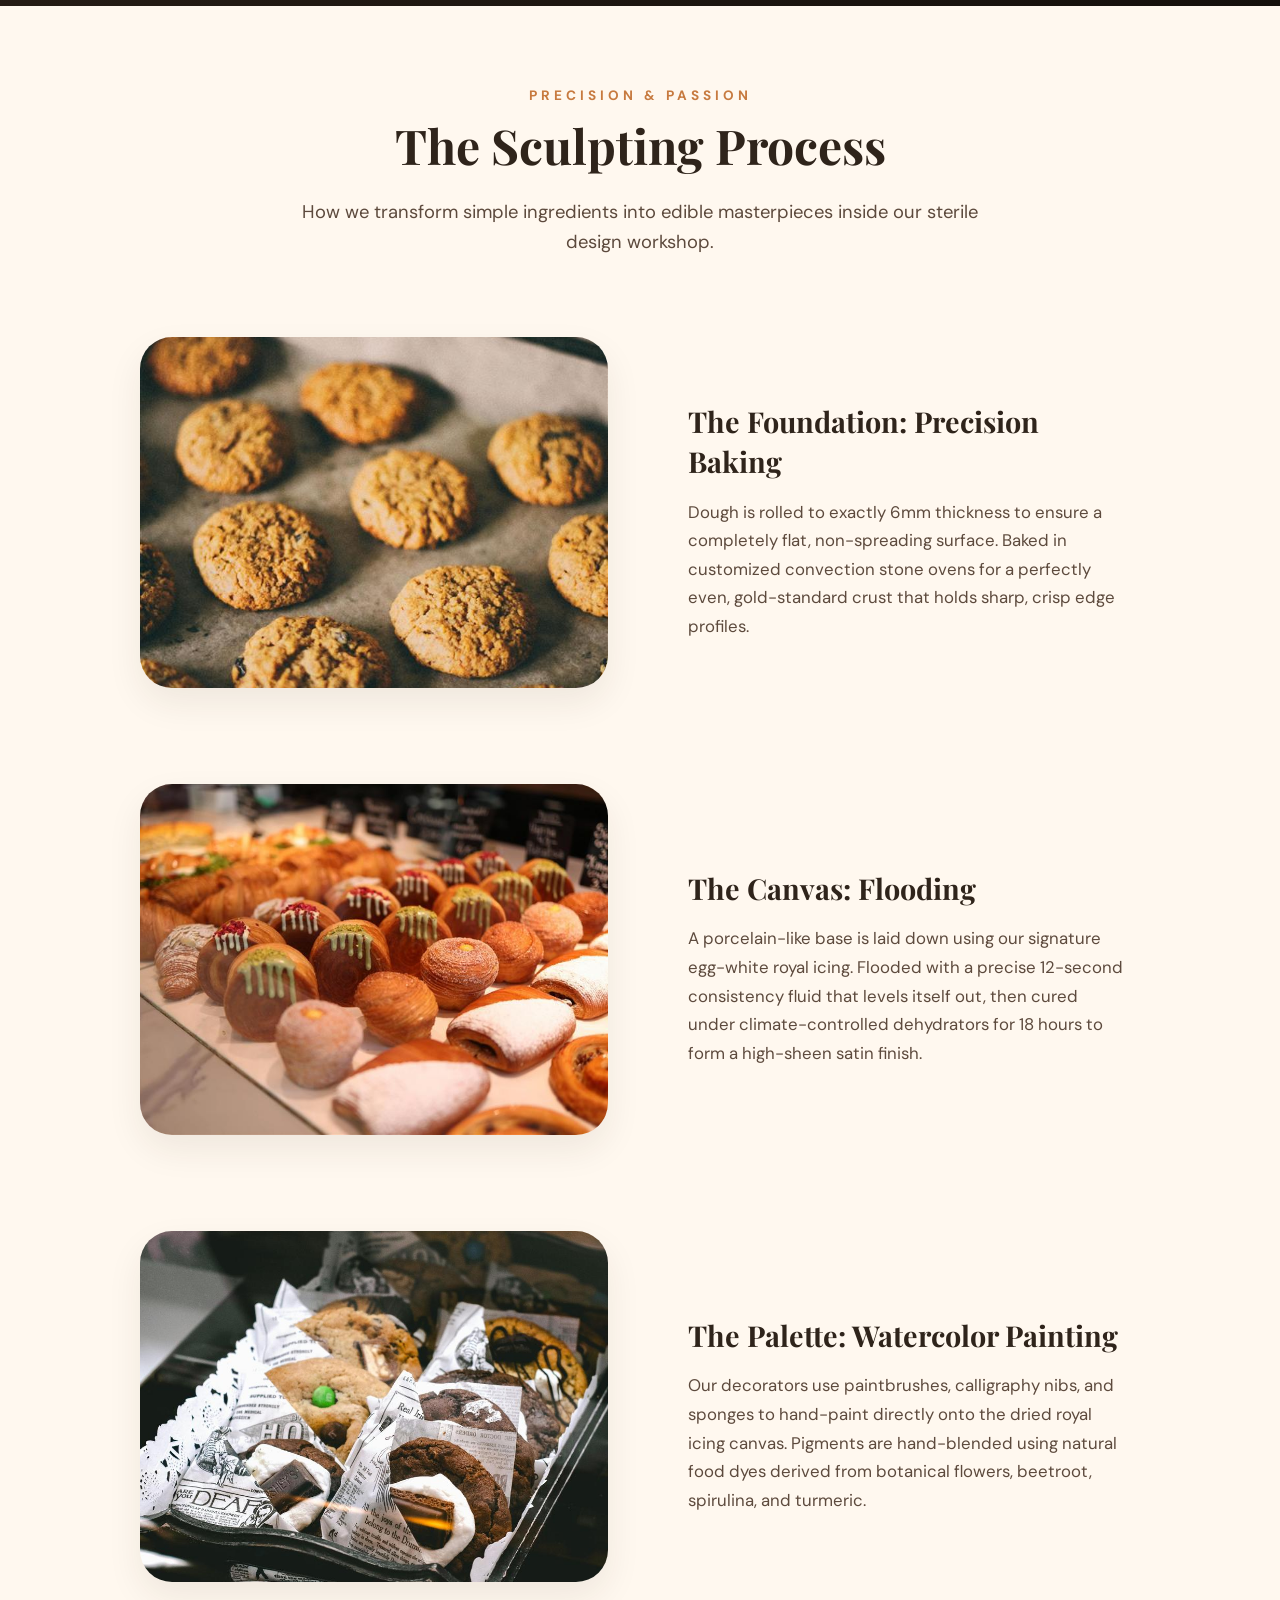
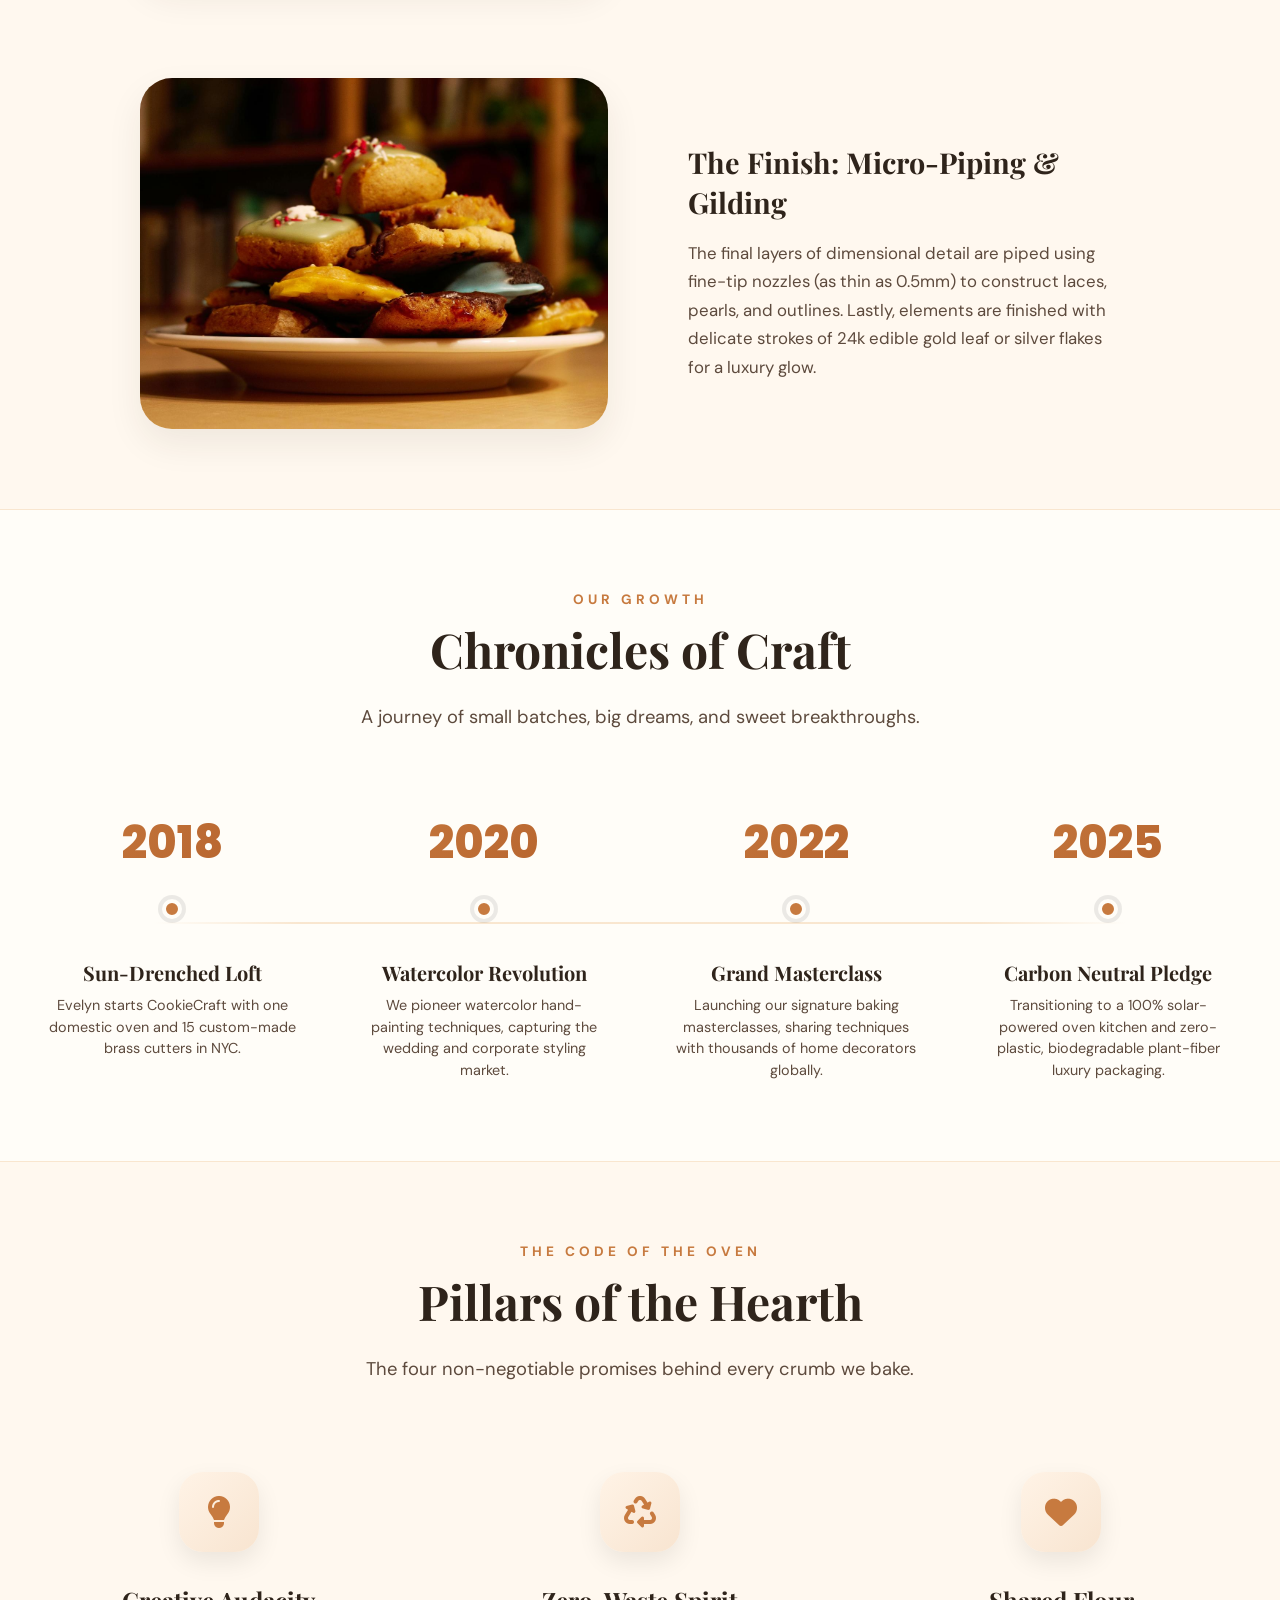
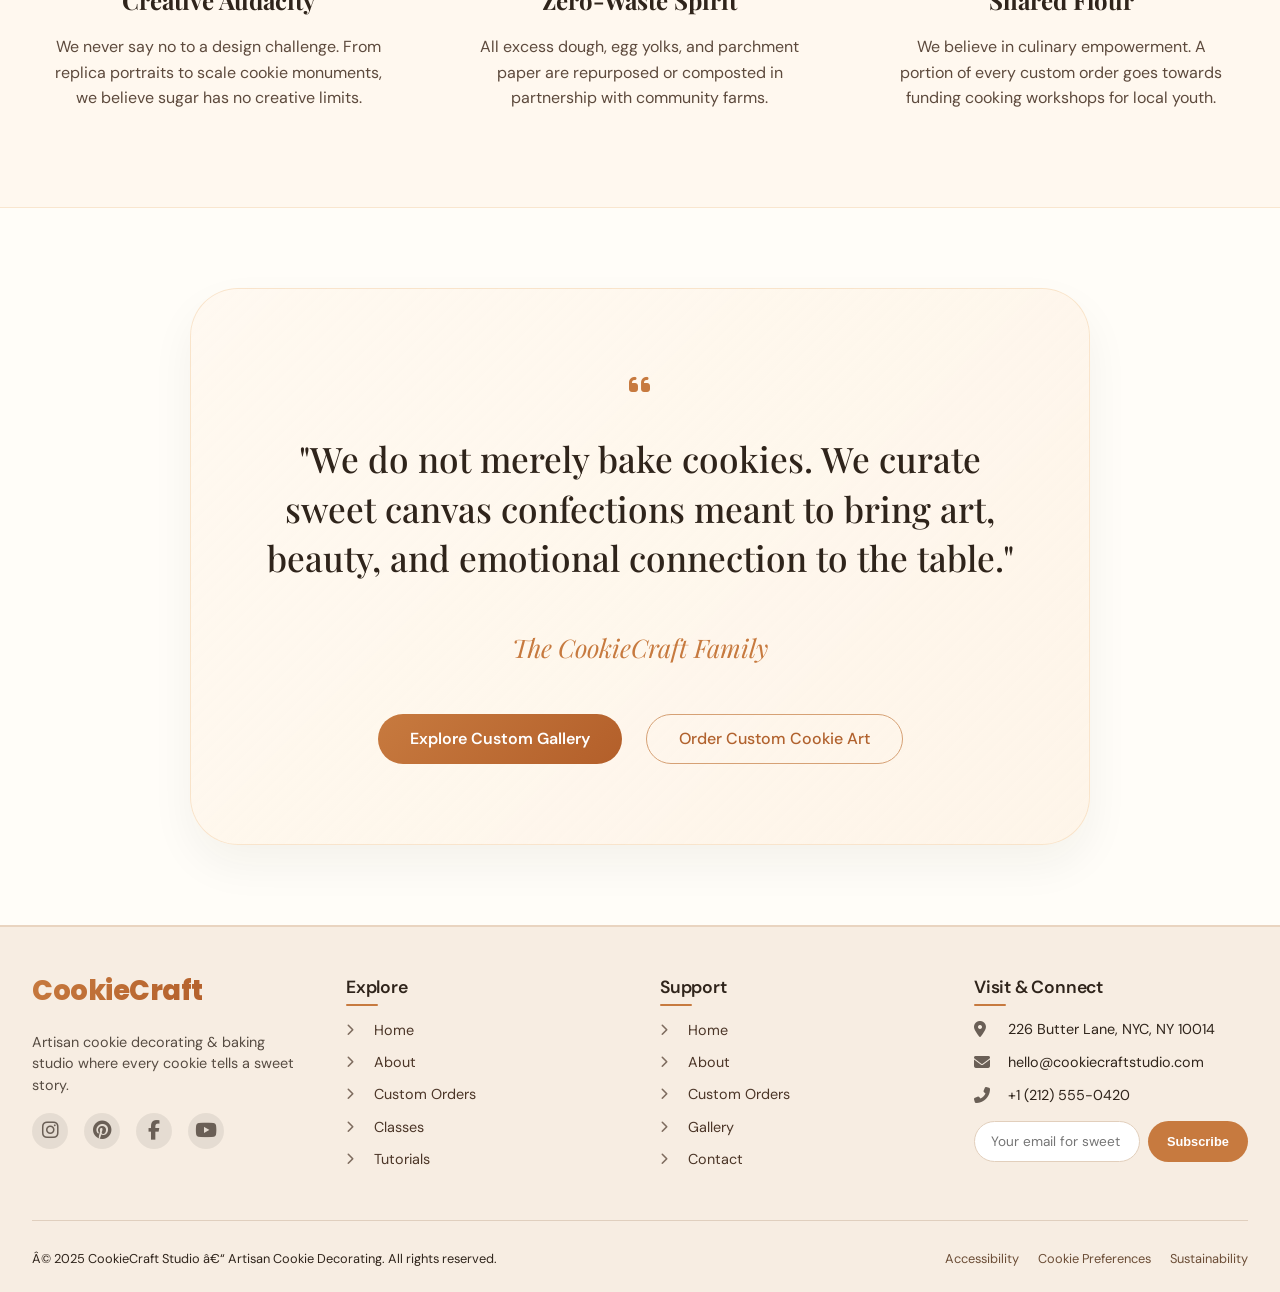
<file: about.html>
<!DOCTYPE html>
<html lang="en">
<head>
  <link rel="icon" type="image/png" href="images/favicon.png" />
  <meta charset="UTF-8" />
  <meta name="viewport" content="width=device-width, initial-scale=1.0, viewport-fit=cover" />
  <title>CookieCraft | Artisan Cookie Studio â€” Cohesive Brand Design</title>
  <link href="https://fonts.googleapis.com/css2?family=Playfair+Display:ital,wght@0,400;0,500;0,600;0,700;1,400&family=DM+Sans:wght@300;400;500;600;700&family=Poppins:wght@300;400;500;600;700;800;900&display=swap" rel="stylesheet" />
  <link href="https://fonts.googleapis.com/css2?family=Inter:opsz,wght@14..32,300;400;500;600;700;800&display=swap" rel="stylesheet">
  <link rel="stylesheet" href="https://cdnjs.cloudflare.com/ajax/libs/font-awesome/6.5.1/css/all.min.css">
  <style>
    /* ----- RESET & BASE (minimal) ----- */
    * {
      margin: 0;
      padding: 0;
      box-sizing: border-box;
    }

    body {
      font-family: 'DM Sans', sans-serif;
      background-color: #FFF8EF;
      color: #2F241B;
      line-height: 1.4;
      transition: background 0.2s, color 0.2s;
    }

    /* dark mode base overrides */
    body.dark-mode {
      background-color: #1e1916;
      color: #f0e2d4;
    }

    /* RTL adjustments for navbar & footer (preserved) */
    body[dir="rtl"] .nav-menu { padding-right: 0; }
    body[dir="rtl"] .nav-container { flex-direction: row; }
    body[dir="rtl"] .nav-menu .nav-item .dropdown-menu { text-align: right; left: auto; right: 0; }
    body[dir="rtl"] #homeDropdownItem .dropdown-menu { left: 0 !important; right: auto !important; }
    body[dir="rtl"] .dropdown-toggle::after { margin-left: 0; margin-right: 6px; }
    body[dir="rtl"] .right-buttons { flex-direction: row-reverse; }
    body[dir="rtl"] .brand { margin-right: 0; margin-left: 2rem; }
    body[dir="rtl"] .nav-link i { margin-left: 6px; margin-right: 0; }
    body[dir="rtl"] .nav-collapse { left: auto; right: -100%; border-radius: 0 0 0 24px; margin-top: -1px; }
    body[dir="rtl"] .nav-collapse.active { left: auto; right: 0; }
    body[dir="rtl"] .footer-col h4:after { left: auto; right: 0; }
    body[dir="rtl"] .footer-links a i { margin-left: 8px; margin-right: 0; }

    /* RTL overrides for about sections */
    body[dir="rtl"] .ab-founder-badge { left: -20px; right: auto; }
    body[dir="rtl"] .ab-founder-quote { border-left: none; border-right: 3px solid var(--ab-primary); padding-left: 0; padding-right: 1.5rem; }
    body[dir="rtl"] .ab-atelier-step.reverse { direction: ltr; }
    body[dir="rtl"] .ab-atelier-step { direction: rtl; }
    body[dir="rtl"] .ab-atelier-step .ab-atelier-content { direction: rtl; }
    body[dir="rtl"] .ab-atelier-step.reverse .ab-atelier-content { direction: rtl; }
    body[dir="rtl"] .ab-atelier-step .ab-atelier-media { direction: rtl; }
    body[dir="rtl"] .ab-atelier-step.reverse .ab-atelier-media { direction: rtl; }
    body[dir="rtl"] .ab-milestones-grid::before {
      background: linear-gradient(270deg, transparent 0%, var(--ab-border-light) 15%, var(--ab-border-light) 85%, transparent 100%);
    }
    body[dir="rtl"].dark-mode .ab-milestones-grid::before {
      background: linear-gradient(270deg, transparent 0%, var(--ab-border-dark) 15%, var(--ab-border-dark) 85%, transparent 100%);
    }

    /* ========== UNIFIED BRAND STYLES (navbar & footer exact same size, font, design) ========== */
    /* Both .brand (navbar) and .footer-brand h3 share identical typography, gradient and visual rhythm */
    .brand, 
    .footer-brand h3 {
      font-family: 'Poppins', sans-serif;
      font-weight: 800;
      font-size: 1.7rem;
      letter-spacing: -0.5px;
      background: linear-gradient(135deg, #c77a3f, #b35f2a);
      background-clip: text;
      -webkit-background-clip: text;
      color: transparent;
      text-decoration: none;
      transition: opacity 0.2s ease, transform 0.2s;
      display: inline-block;
      line-height: 1.2;
    }

    /* Hover refinement (subtle lift) */
    .brand:hover,
    .footer-brand h3:hover {
      opacity: 0.85;
      transform: translateY(-1px);
    }

    /* Dark mode gradient for both brand signatures */
    body.dark-mode .brand,
    body.dark-mode .footer-brand h3 {
      background: linear-gradient(135deg, #f6cf9c, #eab67a, #d48d53);
      background-clip: text;
      -webkit-background-clip: text;
      color: transparent;
    }

    /* Navbar brand specific alignment & spacing */
    .brand {
      white-space: nowrap;
      margin-right: 2rem;
      flex-shrink: 0;
      text-decoration: none;
    }

    /* Footer brand specific additional spacing / margin */
    .footer-brand h3 {
      margin-bottom: 0.75rem;
      font-size: 1.7rem;   /* identical to navbar brand */
      font-weight: 800;
    }

    /* RESPONSIVE: On tablets/mobile, shrink brand size consistently across navbar & footer */
    @media (max-width: 1024px) {
      .brand {
        font-size: 1.4rem;
      }
      .footer-brand h3 {
        font-size: 1.4rem;
      }
    }

    @media (max-width: 520px) {
      .brand {
        font-size: 1.3rem;
      }
      .footer-brand h3 {
        font-size: 1.3rem;
      }
    }

    /* ----- NAVBAR STYLES (enhanced, fully functional, brand unified) ----- */
    .navbar {
      position: sticky;
      top: 0;
      z-index: 1000;
      background: rgba(255, 248, 240, 0.68);
      backdrop-filter: blur(12px);
      -webkit-backdrop-filter: blur(12px);
      border-bottom: 1px solid rgba(245, 215, 180, 0.5);
      transition: all 0.3s ease;
      padding: 0.9rem 2rem;
    }
    .navbar.scrolled {
      box-shadow: 0 10px 30px -10px rgba(0, 0, 0, 0.1);
      background: rgba(255, 245, 235, 0.85);
      backdrop-filter: blur(16px);
      border-bottom-color: rgba(215, 175, 125, 0.3);
    }
    body.dark-mode .navbar {
      background: rgba(28, 24, 22, 0.75);
      backdrop-filter: blur(12px);
      border-bottom-color: rgba(180, 130, 80, 0.35);
    }
    body.dark-mode .navbar.scrolled {
      background: rgba(18, 15, 14, 0.9);
      box-shadow: 0 10px 25px -8px rgba(0, 0, 0, 0.4);
    }
    .nav-container {
      max-width: 1400px;
      margin: 0 auto;
      display: flex;
      align-items: center;
      justify-content: space-between;
      
    }
    .nav-menu {
      display: flex;
      align-items: center;
      gap: 1.8rem;
      list-style: none;
      margin: 0 auto;
      padding: 0;
    }
    .nav-item { position: relative; }
    .nav-link {
      text-decoration: none;
      font-weight: 500;
      font-size: 1rem;
      color: #4b3527;
      padding: 0.5rem 0;
      transition: color 0.25s ease;
      letter-spacing: -0.2px;
      white-space: nowrap;
      display: inline-flex;
      align-items: center;
      gap: 6px;
    }
    body.dark-mode .nav-link { color: #f3e1cf; }
    .nav-link i { font-size: 1rem; transition: transform 0.2s; }
    .nav-link::after {
      content: '';
      position: absolute;
      bottom: -2px;
      left: 0;
      width: 0%;
      height: 2px;
      background: linear-gradient(95deg, #d9944c, #c2793e);
      border-radius: 4px;
      transition: width 0.3s cubic-bezier(0.2, 0.9, 0.4, 1.1);
    }
    .nav-link:hover::after { width: 100%; }
    .nav-link:hover { color: #c16f34; }
    .nav-link.active { color: red; font-weight: 700; } /* Distinct active color */
    body.dark-mode .nav-link:hover { color: #f7c894; }
    body.dark-mode .nav-link.active { color: red; font-weight: 700; } /* Distinct active color */
    .nav-link.active::after { width: 100%; }
    
    .dropdown-toggle { display: flex; align-items: center; gap: 5px; }
    .dropdown-arrow {
      font-size: 0.75rem;
      margin-left: 6px;
      transition: transform 0.2s ease;
    }
    .dropdown:hover .dropdown-arrow { transform: rotate(180deg); }
    .dropdown.open .dropdown-arrow { transform: rotate(180deg); }
    .dropdown-menu {
      position: absolute;
      top: calc(100% + 8px);
      left: 0;
      background: rgba(255, 250, 242, 0.98);
      backdrop-filter: blur(12px);
      border-radius: 20px;
      padding: 0.6rem 0;
      min-width: 180px;
      opacity: 0;
      visibility: hidden;
      transform: translateY(-8px);
      transition: all 0.25s ease;
      box-shadow: 0 12px 28px rgba(0, 0, 0, 0.08);
      border: 1px solid rgba(230, 190, 140, 0.5);
      list-style: none;
      z-index: 1020;
    }
    body.dark-mode .dropdown-menu {
      background: rgba(30, 26, 22, 0.98);
      border-color: #5d3f2b;
    }
    .dropdown:hover .dropdown-menu { opacity: 1; visibility: visible; transform: translateY(0); }
    .dropdown-item {
      display: block;
      padding: 0.55rem 1.5rem;
      text-decoration: none;
      color: #4b3527;
      font-weight: 500;
      font-size: 0.9rem;
      transition: background 0.2s;
      white-space: nowrap;
    }
    .dropdown-item i {
      width: 1.4rem;
      display: inline-block;
      margin-right: 8px;
      font-size: 0.85rem;
      color: inherit; opacity: 0.7;
    }
    body.dark-mode .dropdown-item { color: #f0decb; }
    body.dark-mode .dropdown-item i { color: inherit; opacity: 0.7; }
    .dropdown-item:hover { background-color: rgba(210, 160, 110, 0.2); color: #c16f34; }
    .dropdown-item.active { background-color: rgba(210, 160, 110, 0.2); color: red; }
    body.dark-mode .dropdown-item:hover { color: #f7c894; }
    body.dark-mode .dropdown-item.active { color: red; }

    @media (min-width: 1025px) {
      #homeDropdownItem .dropdown-menu { left: auto; right: 0; min-width: 170px; }
    }

    .right-buttons { display: flex; align-items: center; gap: 1rem; flex-shrink: 0; }
    .btn-outline {
      background: transparent;
      border: 1px solid #d6a175;
      padding: 0.5rem 1rem;
      border-radius: 40px;
      font-weight: 500;
      font-size: 1rem;
      cursor: pointer;
      transition: all 0.25s ease;
      color: #b1622e;
      font-family: inherit;
      white-space: nowrap;
      display: inline-flex;
      align-items: center;
      justify-content: center;
      gap: 8px;
      text-decoration: none;
    }
    .btn-outline i { font-size: 1rem; }
    body.dark-mode .btn-outline { border-color: #cc9a6c; color: #f6cfaa; }
    .btn-outline:hover { background: #e7c9af; transform: translateY(-2px); border-color: #b56f3a; }
    body.dark-mode .btn-outline:hover { background: #402f24; color: #ffe1bd; }
    .btn-login { gap: 8px; padding: 0.5rem 1.2rem; }

    /* New Button Styles for Content Areas */
    .btn-primary {
      background: linear-gradient(135deg, #c77a3f, #b35f2a);
      color: #fff;
      padding: 0.8rem 2rem;
      border-radius: 40px;
      text-decoration: none;
      font-weight: 600;
      transition: all 0.3s ease;
      border: none;
      display: inline-flex;
      align-items: center;
      justify-content: center;
      gap: 8px;
      text-decoration: none;
    }
    .btn-primary:hover {
      transform: translateY(-2px);
      box-shadow: 0 8px 20px rgba(0, 0, 0, 0.08);
      color: #fff;
    }
    body.dark-mode .btn-primary {
      background: linear-gradient(135deg, #eab67a, #c77a3f);
      color: #1e1916;
      box-shadow: 0 10px 20px rgba(0, 0, 0, 0.2);
    }
    body.dark-mode .btn-primary:hover {
      box-shadow: 0 12px 25px rgba(0, 0, 0, 0.2);
    }

    .ab-hero-buttons .btn-outline,
    .ab-manifesto-buttons .btn-outline {
      padding: 0.8rem 2rem;
    }

    .hamburger {
      display: none;
      flex-direction: column;
      justify-content: space-between;
      width: 28px;
      height: 22px;
      background: transparent;
      border: none;
      cursor: pointer;
      padding: 0;
      z-index: 1010;
    }
    .hamburger .bar { width: 100%; height: 2.5px; background-color: #b66730; border-radius: 4px; transition: all 0.3s; }
    body.dark-mode .hamburger .bar { background-color: #e6b27a; }
    .nav-collapse { display: flex; align-items: center; flex: 1; }

    @media (max-width: 1024px) {
      .navbar { padding: 0.8rem 1.5rem; }
      .hamburger { display: flex; }
      .nav-collapse { position: absolute; top: 100%;
        right: -100%;
        left: auto;
        width: 85%;
        max-width: 360px;
        height: calc(100vh - 70px);
        background: rgba(255, 250, 242, 0.97);
        backdrop-filter: blur(20px);
        flex-direction: column;
        align-items: flex-start;
        justify-content: flex-start;
        padding: 2rem 1.8rem;
        transition: right 0.35s ease-in-out;
        box-shadow: -6px 0 24px rgba(0, 0, 0, 0.08);
        border-radius: 0 0 0 24px; margin-top: -1px;
        gap: 2rem;
        z-index: 999;
        overflow-y: auto;
      }
      body.dark-mode .nav-collapse { background: rgba(20, 17, 16, 0.96); backdrop-filter: blur(20px); }
      .nav-collapse.active { right: 0; }
      .nav-menu { flex-direction: column; align-items: flex-start; gap: 1.4rem; width: 100%; margin: 0; }
      .nav-link { font-size: 1.1rem; white-space: normal; }
      .btn-outline { font-size: 1rem; width: 100%; text-align: center; justify-content: center; }
      .dropdown-menu {
        position: static;
        box-shadow: none;
        background: transparent;
        backdrop-filter: none;
        padding-left: 1rem;
        margin-top: 0.5rem;
        opacity: 1;
        visibility: visible;
        transform: none;
        display: none;
        border: none;
        width: 100%;
      }
      .dropdown.open .dropdown-menu { display: block; }
      .dropdown-toggle { display: flex; justify-content: space-between; width: 100%; align-items: center; }
      .dropdown-arrow { margin-left: auto; }
      .right-buttons { flex-direction: column; width: 100%; gap: 1rem; margin-top: 1rem; }
      #homeDropdownItem .dropdown-menu { left: 0; right: auto; }
    }

    /* ----- FOOTER STYLES (fully cohesive) ----- */
    .site-footer {
      background: #f7ede2;
      border-top: 2px solid #e9d4c0;
      margin-top: 0;
      padding: 3rem 2rem 1.5rem;
      font-size: 0.9rem;
      transition: background 0.3s, border-color 0.3s;
    }
    body.dark-mode .site-footer { background: #1e1916; border-top-color: #4a3729; }
    .footer-container {
      max-width: 1280px;
      margin: 0 auto;
      display: grid;
      grid-template-columns: repeat(auto-fit, minmax(220px, 1fr));
      gap: 2.5rem;
      margin-bottom: 2.5rem;
    }
    /* footer brand additional wrapper: no extra conflicting style */
    .footer-brand p {
      opacity: 0.8;
      line-height: 1.5;
      margin: 0.75rem 0 1rem;
      font-family: 'DM Sans', sans-serif;
    }
    .social-links { display: flex; gap: 1rem; margin-top: 0.5rem; }
    .social-links a {
      display: inline-flex;
      align-items: center;
      justify-content: center;
      background: rgba(0, 0, 0, 0.1);
      width: 36px;
      height: 36px;
      border-radius: 50%;
      color: inherit; opacity: 0.7;
      font-size: 1.2rem;
      transition: all 0.25s;
      text-decoration: none;
    }
    body.dark-mode .social-links a { background: rgba(0, 0, 0, 0.1); color: inherit; opacity: 0.7; }
    .social-links a:hover { background: #c77a3f; color: white; transform: translateY(-3px); }
    body.dark-mode .social-links a:hover { background: #eab67a; color: #1e1916; }
    .footer-col h4 {
      font-weight: 600;
      font-size: 1.1rem;
      margin-bottom: 1.2rem;
      letter-spacing: -0.2px;
      position: relative;
      display: inline-block;
      font-family: 'DM Sans', sans-serif;
    }
    .footer-col h4:after {
      content: '';
      position: absolute;
      bottom: -6px;
      left: 0;
      width: 32px;
      height: 2px;
      background: #c77a3f;
      border-radius: 4px;
    }
    body.dark-mode .footer-col h4:after { background: #eab67a; }
    .footer-links { list-style: none; padding: 0; }
    .footer-links li { margin-bottom: 0.7rem; }
    .footer-links a {
      text-decoration: none;
      color: #4b3527;
      transition: color 0.2s, padding-left 0.2s;
      display: inline-flex;
      align-items: center;
      gap: 8px;
      text-decoration: none;
    }
    body.dark-mode .footer-links a { color: #e2cfbc; }
    .footer-links a i { font-size: 0.75rem; color: inherit; opacity: 0.7; width: 20px; }
    .footer-links a:hover { color: #c16f34; padding-left: 4px; }
    body.dark-mode .footer-links a:hover { color: #f6cfaa; }
    .contact-info p { display: flex; align-items: center; gap: 10px; margin-bottom: 0.8rem; flex-wrap: wrap; }
    .contact-info i { width: 24px; color: inherit; opacity: 0.7; font-size: 1rem; }
    body.dark-mode .contact-info i { color: inherit; opacity: 0.7; }
    .newsletter-form { display: flex; flex-wrap: wrap; margin-top: 1rem; gap: 0.5rem; }
    .newsletter-form input {
      flex: 1;
      min-width: 140px;
      padding: 0.7rem 1rem;
      border-radius: 60px;
      border: 1px solid #e2cfbc;
      background: white;
      font-family: inherit;
      font-size: 0.85rem;
      outline: none;
      transition: 0.2s;
    }
    body.dark-mode .newsletter-form input { background: #2c2621; border-color: #5d3f2b; color: #f0e2d4; }
    .newsletter-form input:focus { border-color: inherit; opacity: 0.7; box-shadow: 0 0 0 2px rgba(0, 0, 0, 0.08); }
    .btn-footer {
      background: #c77a3f;
      border: none;
      padding: 0.7rem 1.2rem;
      border-radius: 60px;
      font-weight: 600;
      color: white;
      cursor: pointer;
      transition: all 0.2s;
      font-size: 0.8rem;
      display: inline-flex;
      align-items: center;
      gap: 6px;
    }
    .btn-footer:hover { background: #ad5f2c; transform: scale(0.97); }
    body.dark-mode .btn-footer { background: #d99254; color: #251f1a; }
    body.dark-mode .btn-footer:hover { background: #f0b27a; }
    .footer-bottom {
      text-align: center;
      padding-top: 1.8rem;
      border-top: 1px solid #e0cfbe;
      font-size: 0.8rem;
      display: flex;
      justify-content: space-between;
      align-items: center;
      flex-wrap: wrap;
      gap: 0.8rem;
    }
    body.dark-mode .footer-bottom { border-top-color: #3a2c22; }
    .legal-links { display: flex; gap: 1.2rem; }
    .legal-links a { text-decoration: none; color: #6b4d36; transition: color 0.2s; }
    body.dark-mode .legal-links a { color: #c6aa8c; }
    .legal-links a:hover { color: inherit; opacity: 0.7; }

    @media (max-width: 780px) {
      .footer-container { grid-template-columns: 1fr 1fr; gap: 2rem; }
      .footer-bottom { flex-direction: column; text-align: center; }
    }
    @media (max-width: 520px) {
      .footer-container { grid-template-columns: 1fr; text-align: center; }
      .footer-col h4:after { left: 50% !important; transform: translateX(-50%); right: auto !important; }
      .social-links { justify-content: center; }
      .contact-info p { justify-content: center; }
      .newsletter-form { justify-content: center; }
    }

    /* ========================================= */
    /* ========== UNIQUE ABOUT SECTIONS ========= */
    /* ========================================= */
    
    /* Variables specific to About Page for easy configuration */
    :root {
      --ab-primary: #c77a3f;
      --ab-primary-hover: #b35f2a;
      --ab-bg-light: #FFF8EF;
      --ab-bg-card-light: #ffffff;
      --ab-text-dark: #2F241B;
      --ab-text-muted-light: #5d4a3d;
      --ab-border-light: rgba(245, 215, 180, 0.6);
      
      --ab-bg-dark: #1e1916;
      --ab-bg-card-dark: #251e19;
      --ab-text-light: #f0e2d4;
      --ab-text-muted-dark: #d4c4b7;
      --ab-border-dark: rgba(93, 63, 43, 0.5);
      --ab-accent-gold: #eab67a;
    }

    body.dark-mode {
      --ab-primary: #eab67a;
      --ab-bg-light: #1e1916;
      --ab-bg-card-light: #251e19;
      --ab-text-dark: #f0e2d4;
      --ab-text-muted-light: #d4c4b7;
      --ab-border-light: rgba(93, 63, 43, 0.5);
    }

    .ab-section {
      padding: 6.5rem 2rem;
      position: relative;
      overflow: hidden;
    }
    
    .ab-container {
      max-width: 1300px;
      margin: 0 auto;
      width: 100%;
    }

    .ab-pretitle {
      font-size: 0.85rem;
      text-transform: uppercase;
      letter-spacing: 4px;
      color: var(--ab-primary);
      font-weight: 700;
      margin-bottom: 0.75rem;
      display: block;
    }
    body.dark-mode .ab-pretitle {
      color: var(--ab-accent-gold);
    }

    .ab-title {
      font-family: 'Playfair Display', serif;
      font-size: 3rem;
      color: var(--ab-text-dark);
      font-weight: 700;
      line-height: 1.2;
      margin-bottom: 1.5rem;
    }
    body.dark-mode .ab-title {
      color: var(--ab-text-light);
    }

    .ab-subtitle {
      font-size: 1.15rem;
      color: var(--ab-text-muted-light);
      line-height: 1.6;
      margin-bottom: 2rem;
    }
    body.dark-mode .ab-subtitle {
      color: var(--ab-text-muted-dark);
    }

    /* 1. ab-hero */
    .ab-hero {
      background: linear-gradient(180deg, rgba(255, 248, 239, 0.5) 0%, rgba(255, 248, 239, 1) 100%);
      padding-top: 8rem;
      padding-bottom: 6rem;
    }
    body.dark-mode .ab-hero {
      background: linear-gradient(180deg, rgba(30, 25, 22, 0.5) 0%, rgba(30, 25, 22, 1) 100%);
    }
    .ab-hero-grid {
      display: grid;
      grid-template-columns: 1.1fr 0.9fr;
      gap: 4rem;
      align-items: center;
    }
    .ab-hero-text {
      max-width: 650px;
    }
    .ab-hero-title {
      font-size: 4rem;
      margin-bottom: 1.5rem;
    }
    .ab-hero-buttons {
      display: flex;
      gap: 1rem;
      flex-wrap: wrap;
    }
    .ab-hero-images {
      position: relative;
      height: 480px;
      display: flex;
      align-items: center;
      justify-content: center;
    }
    .ab-hero-img-main {
      display: block;
      width: 80% !important;
      height: 80% !important;
      object-fit: cover !important;
      border-radius: 2rem;
      box-shadow: 0 20px 40px rgba(47, 36, 27, 0.15);
      border: 6px solid #fff;
      transform: rotate(-3deg);
      transition: transform 0.5s ease;
      z-index: 2;
    }
    body.dark-mode .ab-hero-img-main {
      border-color: #2c241e;
      box-shadow: 0 20px 40px rgba(0, 0, 0, 0.4);
    }
    .ab-hero-img-sub {
      position: absolute;
      display: block;
      width: 45% !important;
      height: 45% !important;
      object-fit: cover !important;
      border-radius: 1.5rem;
      box-shadow: 0 15px 30px rgba(47, 36, 27, 0.2);
      border: 4px solid #fff;
      right: 0;
      bottom: 10px;
      transform: rotate(6deg);
      transition: transform 0.5s ease;
      z-index: 3;
    }
    body.dark-mode .ab-hero-img-sub {
      border-color: #2c241e;
      box-shadow: 0 15px 30px rgba(0, 0, 0, 0.4);
    }
    .ab-hero-images:hover .ab-hero-img-main {
      transform: rotate(-1deg) scale(1.02);
    }
    .ab-hero-images:hover .ab-hero-img-sub {
      transform: rotate(3deg) scale(1.05);
    }
    
    /* Decorative blob background */
    .ab-hero-blob {
      position: absolute;
      top: 10%;
      left: 10%;
      width: 350px;
      height: 350px;
      background: radial-gradient(circle, rgba(0, 0, 0, 0.1) 0%, transparent 70%);
      z-index: 1;
      pointer-events: none;
    }

    /* 2. ab-founders */
    .ab-founders {
      background-color: #FFFDF8;
      border-top: 1px solid var(--ab-border-light);
      border-bottom: 1px solid var(--ab-border-light);
    }
    body.dark-mode .ab-founders {
      background-color: #1a1512;
      border-color: var(--ab-border-dark);
    }
    .ab-founders-grid {
      display: grid;
      grid-template-columns: 0.95fr 1.05fr;
      gap: 5rem;
      align-items: center;
    }
    .ab-founder-frame {
      position: relative;
    }
    .ab-founder-img {
      display: block;
      width: 100% !important;
      height: 520px !important;
      object-fit: cover !important;
      border-radius: 2.5rem 0 2.5rem 0;
      box-shadow: 0 25px 50px rgba(47, 36, 27, 0.12);
    }
    body.dark-mode .ab-founder-img {
      box-shadow: 0 25px 50px rgba(0, 0, 0, 0.35);
    }
    .ab-founder-badge {
      position: absolute;
      bottom: -20px;
      right: -20px;
      background: linear-gradient(135deg, #c77a3f, #b35f2a);
      color: white;
      padding: 1.5rem 2rem;
      border-radius: 1.5rem;
      box-shadow: 0 10px 25px rgba(0, 0, 0, 0.08);
      text-align: center;
    }
    body.dark-mode .ab-founder-badge {
      background: linear-gradient(135deg, #eab67a, #c77a3f);
      color: #1e1916;
      box-shadow: 0 10px 25px rgba(0, 0, 0, 0.2);
    }
    .ab-founder-badge .num {
      display: block;
      font-size: 2rem;
      font-weight: 800;
      font-family: 'Poppins', sans-serif;
      line-height: 1;
    }
    .ab-founder-badge .label {
      font-size: 0.8rem;
      text-transform: uppercase;
      letter-spacing: 2px;
      font-weight: 600;
    }
    .ab-founder-quote {
      font-family: 'Playfair Display', serif;
      font-size: 1.6rem;
      font-style: italic;
      color: var(--ab-primary);
      border-left: 3px solid var(--ab-primary);
      padding-left: 1.5rem;
      margin: 2rem 0;
      line-height: 1.4;
    }
    body.dark-mode .ab-founder-quote {
      color: var(--ab-accent-gold);
      border-color: var(--ab-accent-gold);
    }
    .ab-founder-text p {
      margin-bottom: 1.5rem;
      line-height: 1.8;
      color: var(--ab-text-muted-light);
    }
    body.dark-mode .ab-founder-text p {
      color: var(--ab-text-muted-dark);
    }
    .ab-founder-signature {
      margin-top: 2rem;
      font-family: 'Playfair Display', serif;
      font-size: 1.3rem;
      font-weight: 600;
      color: var(--ab-text-dark);
    }
    body.dark-mode .ab-founder-signature {
      color: var(--ab-text-light);
    }
    .ab-founder-signature span {
      display: block;
      font-size: 0.85rem;
      font-family: 'DM Sans', sans-serif;
      color: var(--ab-primary);
      font-weight: 500;
      margin-top: 0.25rem;
    }
    body.dark-mode .ab-founder-signature span {
      color: var(--ab-accent-gold);
    }

    /* 3. ab-team */
    .ab-team {
      background-color: var(--ab-bg-light);
    }
    body.dark-mode .ab-team {
      background-color: var(--ab-bg-dark);
    }
    .ab-team-header {
      text-align: center;
      max-width: 700px;
      margin: 0 auto 4.5rem;
    }
    .ab-team-grid {
      display: grid;
      grid-template-columns: repeat(auto-fit, minmax(260px, 1fr));
      gap: 2rem;
    }
    .ab-team-card {
      background-color: var(--ab-bg-card-light);
      border: 1px solid var(--ab-border-light);
      border-radius: 2rem;
      padding: 2.5rem 2rem;
      text-align: center;
      transition: all 0.4s cubic-bezier(0.165, 0.84, 0.44, 1);
      box-shadow: 0 10px 30px rgba(47, 36, 27, 0.03);
      display: flex;
      flex-direction: column;
      height: 100%;
    }
    body.dark-mode .ab-team-card {
      background-color: var(--ab-bg-card-dark);
      border-color: var(--ab-border-dark);
      box-shadow: 0 10px 30px rgba(0,0,0,0.2);
    }
    .ab-team-card:hover {
      transform: translateY(-8px);
      box-shadow: 0 20px 45px rgba(0, 0, 0, 0.08);
      border-color: var(--ab-primary);
    }
    body.dark-mode .ab-team-card:hover {
      box-shadow: 0 20px 45px rgba(0, 0, 0, 0.2);
      border-color: var(--ab-accent-gold);
    }
    .ab-team-avatar-wrapper {
      width: 140px;
      height: 140px;
      border-radius: 50%;
      margin: 0 auto 1.5rem;
      overflow: hidden;
      border: 4px solid var(--ab-bg-light);
      box-shadow: 0 10px 20px rgba(0,0,0,0.06);
    }
    body.dark-mode .ab-team-avatar-wrapper {
      border-color: var(--ab-bg-dark);
      box-shadow: 0 10px 20px rgba(0,0,0,0.3);
    }
    .ab-team-avatar-wrapper img {
      display: block;
      width: 100% !important;
      height: 100% !important;
      object-fit: cover !important;
      transition: transform 0.5s ease;
    }
    .ab-team-card:hover .ab-team-avatar-wrapper img {
      transform: scale(1.1);
    }
    .ab-team-name {
      font-family: 'Playfair Display', serif;
      font-size: 1.4rem;
      font-weight: 700;
      color: var(--ab-text-dark);
      margin-bottom: 0.25rem;
    }
    body.dark-mode .ab-team-name {
      color: var(--ab-text-light);
    }
    .ab-team-role {
      font-size: 0.9rem;
      font-weight: 600;
      color: var(--ab-primary);
      text-transform: uppercase;
      letter-spacing: 1px;
      margin-bottom: 1rem;
      display: flex;
      align-items: flex-start;
      justify-content: center;
      min-height: 2.8rem;
    }
    body.dark-mode .ab-team-role {
      color: var(--ab-accent-gold);
    }
    .ab-team-desc {
      font-size: 0.95rem;
      color: var(--ab-text-muted-light);
      line-height: 1.6;
      margin-bottom: 1.5rem;
      flex-grow: 1;
    }
    body.dark-mode .ab-team-desc {
      color: var(--ab-text-muted-dark);
    }
    .ab-team-skill {
      display: inline-block;
      font-size: 0.8rem;
      background-color: rgba(0, 0, 0, 0.1);
      color: var(--ab-primary);
      padding: 0.4rem 1rem;
      border-radius: 50px;
      font-weight: 500;
    }
    body.dark-mode .ab-team-skill {
      background-color: rgba(0, 0, 0, 0.1);
      color: var(--ab-accent-gold);
    }

    /* 4. ab-ingredients */
    .ab-ingredients {
      background: linear-gradient(135deg, #2F241B 0%, #15100c 100%);
      color: #fff;
    }
    body.dark-mode .ab-ingredients {
      background: linear-gradient(135deg, #181310 0%, #0d0a08 100%);
    }
    .ab-ingredients-header {
      text-align: center;
      max-width: 700px;
      margin: 0 auto 4.5rem;
    }
    .ab-ingredients-header .ab-pretitle {
      color: var(--ab-accent-gold);
    }
    .ab-ingredients-header .ab-title {
      color: #fff;
    }
    .ab-ingredients-header .ab-subtitle {
      color: #d4c4b7;
    }
    .ab-ingredients-grid {
      display: grid;
      grid-template-columns: repeat(auto-fit, minmax(260px, 1fr));
      gap: 2.5rem;
    }
    .ab-ingredient-card {
      background: rgba(255, 255, 255, 0.03);
      border: 1px solid rgba(255, 255, 255, 0.08);
      border-radius: 2rem;
      padding: 2.5rem;
      transition: all 0.4s ease;
    }
    .ab-ingredient-card:hover {
      background: rgba(255, 255, 255, 0.06);
      transform: translateY(-5px);
      border-color: var(--ab-accent-gold);
    }
    .ab-ingredient-icon {
      font-size: 2.5rem;
      color: inherit;
      opacity: 0.7;
      margin-bottom: 1.5rem;
      display: inline-block;
    }
    .ab-ingredient-name {
      font-family: 'Playfair Display', serif;
      font-size: 1.5rem;
      font-weight: 600;
      margin-bottom: 0.75rem;
      color: #fff;
    }
    .ab-ingredient-desc {
      font-size: 0.95rem;
      color: #c2b1a3;
      line-height: 1.6;
    }

    /* 5. ab-atelier (Process) */
    .ab-atelier {
      background-color: var(--ab-bg-light);
    }
    body.dark-mode .ab-atelier {
      background-color: var(--ab-bg-dark);
    }
    .ab-atelier-header {
      text-align: center;
      max-width: 700px;
      margin: 0 auto 5rem;
    }
    .ab-atelier-timeline {
      position: relative;
      max-width: 1000px;
      margin: 0 auto;
    }
    .ab-atelier-step {
      display: grid;
      grid-template-columns: 1fr 1fr;
      gap: 4rem;
      align-items: center;
      margin-bottom: 6rem;
    }
    .ab-atelier-step:last-child {
      margin-bottom: 0;
    }
    .ab-atelier-step.reverse {
      direction: rtl;
    }
    .ab-atelier-step.reverse .ab-atelier-content {
      direction: ltr;
    }
    .ab-atelier-step.reverse .ab-atelier-media {
      direction: ltr;
    }
    .ab-atelier-media {
      position: relative;
      border-radius: 2rem;
      overflow: hidden;
      box-shadow: 0 15px 35px rgba(47, 36, 27, 0.08);
      aspect-ratio: 4/3;
    }
    body.dark-mode .ab-atelier-media {
      box-shadow: 0 15px 35px rgba(0, 0, 0, 0.3);
    }
    .ab-atelier-media img {
      display: block;
      width: 100% !important;
      height: 100% !important;
      object-fit: cover !important;
      transition: transform 0.6s ease;
    }
    .ab-atelier-step:hover .ab-atelier-media img {
      transform: scale(1.05);
    }
    .ab-atelier-content {
      padding: 1rem;
    }
    .ab-atelier-num {
      font-family: 'Poppins', sans-serif;
      font-size: 3.5rem;
      font-weight: 800;
      color: rgba(0, 0, 0, 0.1);
      line-height: 1;
      margin-bottom: 1rem;
      display: block;
    }
    body.dark-mode .ab-atelier-num {
      color: rgba(0, 0, 0, 0.1);
    }
    .ab-atelier-step-title {
      font-family: 'Playfair Display', serif;
      font-size: 1.8rem;
      font-weight: 700;
      color: var(--ab-text-dark);
      margin-bottom: 1rem;
    }
    body.dark-mode .ab-atelier-step-title {
      color: var(--ab-text-light);
    }
    .ab-atelier-step-desc {
      font-size: 1.05rem;
      color: var(--ab-text-muted-light);
      line-height: 1.7;
    }
    body.dark-mode .ab-atelier-step-desc {
      color: var(--ab-text-muted-dark);
    }

    /* 6. ab-milestones */
    .ab-milestones {
      background-color: #FFFDF8;
      border-top: 1px solid var(--ab-border-light);
      border-bottom: 1px solid var(--ab-border-light);
    }
    body.dark-mode .ab-milestones {
      background-color: #1a1512;
      border-color: var(--ab-border-dark);
    }
    .ab-milestones-header {
      text-align: center;
      max-width: 700px;
      margin: 0 auto 5rem;
    }
    .ab-milestones-grid {
      display: grid;
      grid-template-columns: repeat(4, 1fr);
      gap: 2rem;
      position: relative;
    }
    /* Horizontal progress line */
    .ab-milestones-grid::before {
      content: '';
      position: absolute;
      top: 110px;
      left: 10%;
      right: 10%;
      height: 2px;
      background: linear-gradient(90deg, transparent 0%, var(--ab-border-light) 15%, var(--ab-border-light) 85%, transparent 100%);
      z-index: 1;
    }
    body.dark-mode .ab-milestones-grid::before {
      background: linear-gradient(90deg, transparent 0%, var(--ab-border-dark) 15%, var(--ab-border-dark) 85%, transparent 100%);
    }
    .ab-milestone-card {
      text-align: center;
      position: relative;
      z-index: 2;
    }
    .ab-milestone-year {
      font-family: 'Poppins', sans-serif;
      font-size: 2.8rem;
      font-weight: 800;
      background: linear-gradient(135deg, #c77a3f, #b35f2a);
      background-clip: text;
      -webkit-background-clip: text;
      color: transparent;
      margin-bottom: 1.5rem;
    }
    body.dark-mode .ab-milestone-year {
      background: linear-gradient(135deg, #f6cf9c, #eab67a);
      background-clip: text;
      -webkit-background-clip: text;
      color: transparent;
    }
    .ab-milestone-dot {
      width: 20px;
      height: 20px;
      border-radius: 50%;
      background-color: var(--ab-primary);
      border: 4px solid #FFFDF8;
      margin: 0 auto 2.5rem;
      box-shadow: 0 0 0 4px rgba(0, 0, 0, 0.08);
      transition: all 0.3s ease;
    }
    body.dark-mode .ab-milestone-dot {
      background-color: var(--ab-accent-gold);
      border-color: #1a1512;
      box-shadow: 0 0 0 4px rgba(0, 0, 0, 0.2);
    }
    .ab-milestone-card:hover .ab-milestone-dot {
      transform: scale(1.3);
      background-color: var(--ab-primary-hover);
      box-shadow: 0 0 0 8px rgba(0, 0, 0, 0.08);
    }
    .ab-milestone-title {
      font-family: 'Playfair Display', serif;
      font-size: 1.25rem;
      font-weight: 700;
      color: var(--ab-text-dark);
      margin-bottom: 0.5rem;
    }
    body.dark-mode .ab-milestone-title {
      color: var(--ab-text-light);
    }
    .ab-milestone-desc {
      font-size: 0.9rem;
      color: var(--ab-text-muted-light);
      line-height: 1.5;
      padding: 0 1rem;
    }
    body.dark-mode .ab-milestone-desc {
      color: var(--ab-text-muted-dark);
    }

    /* 7. ab-pillars */
    .ab-pillars {
      background-color: var(--ab-bg-light);
    }
    body.dark-mode .ab-pillars {
      background-color: var(--ab-bg-dark);
    }
    .ab-pillars-header {
      text-align: center;
      max-width: 700px;
      margin: 0 auto 4.5rem;
    }
    .ab-pillars-grid {
      display: grid;
      grid-template-columns: repeat(3, 1fr);
      gap: 3rem;
    }
    .ab-pillar-card {
      text-align: center;
      padding: 1rem;
    }
    .ab-pillar-icon-box {
      width: 80px;
      height: 80px;
      border-radius: 24px;
      background: linear-gradient(135deg, rgba(255, 243, 230, 1), rgba(245, 220, 195, 0.7));
      display: flex;
      align-items: center;
      justify-content: center;
      font-size: 2rem;
      color: var(--ab-primary);
      margin: 0 auto 2rem;
      box-shadow: 0 10px 25px rgba(0, 0, 0, 0.08);
      transition: all 0.3s ease;
    }
    body.dark-mode .ab-pillar-icon-box {
      background: linear-gradient(135deg, #2c241e, #1e1916);
      color: var(--ab-accent-gold);
      box-shadow: 0 10px 25px rgba(0, 0, 0, 0.2);
    }
    .ab-pillar-card:hover .ab-pillar-icon-box {
      transform: translateY(-5px) rotate(5deg);
    }
    .ab-pillar-title {
      font-family: 'Playfair Display', serif;
      font-size: 1.5rem;
      font-weight: 700;
      color: var(--ab-text-dark);
      margin-bottom: 1rem;
    }
    body.dark-mode .ab-pillar-title {
      color: var(--ab-text-light);
    }
    .ab-pillar-desc {
      font-size: 1rem;
      color: var(--ab-text-muted-light);
      line-height: 1.6;
    }
    body.dark-mode .ab-pillar-desc {
      color: var(--ab-text-muted-dark);
    }

    /* 8. ab-manifesto */
    .ab-manifesto {
      background-color: #FFFDF8;
      border-top: 1px solid var(--ab-border-light);
    }
    body.dark-mode .ab-manifesto {
      background-color: #1a1512;
      border-color: var(--ab-border-dark);
    }
    .ab-manifesto-box {
      max-width: 900px;
      margin: 0 auto;
      text-align: center;
      background: linear-gradient(135deg, rgba(255, 248, 239, 0.9), rgba(253, 237, 218, 0.5));
      border: 1px solid var(--ab-border-light);
      padding: 5rem 4rem;
      border-radius: 3rem;
      box-shadow: 0 20px 45px rgba(47, 36, 27, 0.05);
      position: relative;
    }
    body.dark-mode .ab-manifesto-box {
      background: linear-gradient(135deg, rgba(37, 30, 25, 0.9), rgba(30, 25, 22, 0.5));
      border-color: var(--ab-border-dark);
      box-shadow: 0 20px 45px rgba(0, 0, 0, 0.35);
    }
    .ab-manifesto-badge {
      font-size: 1.5rem;
      color: var(--ab-primary);
      margin-bottom: 2rem;
      display: inline-block;
    }
    body.dark-mode .ab-manifesto-badge {
      color: var(--ab-accent-gold);
    }
    .ab-manifesto-text {
      font-family: 'Playfair Display', serif;
      font-size: 2.2rem;
      font-weight: 500;
      line-height: 1.4;
      color: var(--ab-text-dark);
      margin-bottom: 3rem;
    }
    body.dark-mode .ab-manifesto-text {
      color: var(--ab-text-light);
    }
    .ab-manifesto-sig {
      font-family: 'Playfair Display', serif;
      font-size: 1.6rem;
      font-style: italic;
      color: var(--ab-primary);
      margin-bottom: 3rem;
    }
    body.dark-mode .ab-manifesto-sig {
      color: var(--ab-accent-gold);
    }
    .ab-manifesto-buttons {
      display: flex;
      justify-content: center;
      gap: 1.5rem;
      flex-wrap: wrap;
    }

    /* RESPONSIVE LAYOUTS */
      @media (max-width: 1024px) {
        .ab-section {
          padding: 5rem 1.5rem;
        }
        .ab-hero {
          padding-top: 8rem;
          padding-bottom: 4rem;
        }
        .ab-hero-grid {
          grid-template-columns: 1fr;
          gap: 4.5rem;
          text-align: center;
        }
        .ab-hero-text {
          max-width: 100%;
          padding-bottom: 1rem;
        }
      .ab-hero-buttons {
        justify-content: center;
      }
      .ab-hero-images {
        height: 380px;
        width: 100%;
        max-width: 500px;
        margin: 0 auto;
      }
      .ab-founders-grid {
        grid-template-columns: 1fr;
        gap: 4rem;
      }
      .ab-founder-frame {
        max-width: 500px;
        margin: 0 auto;
        width: 100%;
      }
      .ab-founder-img {
        height: 400px;
      }
      .ab-atelier-step {
        grid-template-columns: 1fr;
        gap: 2rem;
        margin-bottom: 4rem;
      }
      .ab-atelier-step.reverse {
        direction: ltr;
      }
      .ab-milestones-grid {
        grid-template-columns: 1fr 1fr;
        gap: 3rem;
      }
      .ab-milestones-grid::before {
        display: none;
      }
      .ab-milestone-dot {
        margin-bottom: 1.5rem;
      }
      .ab-pillars-grid {
        grid-template-columns: 1fr;
        gap: 3rem;
      }
      .ab-manifesto-box {
        padding: 3.5rem 2rem;
      }
      .ab-manifesto-text {
        font-size: 1.6rem;
      }
    }

    @media (max-width: 600px) {
      .ab-hero-title {
        font-size: 2.8rem;
      }
      .ab-title {
        font-size: 2.2rem;
      }
      .ab-milestones-grid {
        grid-template-columns: 1fr;
        gap: 2.5rem;
      }
    }
  </style>
  <link rel="stylesheet" href="responsive.css">
</head>
<body>

  <!-- ========== UNIFIED STICKY NAVBAR (brand unified with footer) ========== -->
  <nav class="navbar" id="navbar">
    <div class="nav-container">
      <a href="index.html" class="brand" id="brandLink">CookieCraft</a>
      
      <button class="hamburger" id="hamburgerBtn" aria-label="Menu">
        <span class="bar"></span>
        <span class="bar"></span>
        <span class="bar"></span>
      </button>

      <div class="nav-collapse" id="navCollapse">
        <ul class="nav-menu">
          <li class="nav-item dropdown" id="homeDropdownItem">
            <a href="#" class="nav-link dropdown-toggle" id="homeDropdownToggle">
             <span>Home</span> <i class="fas fa-chevron-down dropdown-arrow"></i>
            </a>
            <ul class="dropdown-menu" id="homeDropdownMenu">
              <li><a href="index.html" class="dropdown-item"><i class="fas fa-cookie-bite"></i> Home 1</a></li>
              <li><a href="home2.html" class="dropdown-item"><i class="fas fa-heart"></i> Home 2</a></li>
            </ul>
          </li>
          <li class="nav-item"><a href="about.html" class="nav-link active">About</a></li>
          <li class="nav-item"><a href="custom.html" class="nav-link">Custom Orders</a></li>
          <li class="nav-item"><a href="classes.html" class="nav-link">Classes</a></li>
          <li class="nav-item"><a href="./Tutorials.html" class="nav-link">Tutorials</a></li>
          <li class="nav-item"><a href="gallery.html" class="nav-link">Gallery</a></li>
          <li class="nav-item"><a href="contact.html" class="nav-link">Contact</a></li>
        </ul>

        <div class="right-buttons">
          <button id="darkModeToggle" class="btn-outline" aria-label="Dark mode toggle"><i class="fas fa-moon"></i> Dark Mode</button>
          <button id="rtlToggle" class="btn-outline" aria-label="Toggle RTL layout"><i class="fa-solid fa-right-left"></i></button>
          <a href="login.html" id="loginBtn" class="btn-outline btn-login" style="text-decoration: none;"><i class="fas fa-user"></i> Login</a>
        </div>
      </div>
    </div>
  </nav>

  <!-- SECTION 1: THE ATELIER HERO -->
  <section class="ab-section ab-hero">
    <div class="ab-hero-blob"></div>
    <div class="ab-container ab-hero-grid">
      <div class="ab-hero-text">
        <span class="ab-pretitle">The CookieCraft Heritage</span>
        <h1 class="ab-title ab-hero-title">Where Sugar Becomes Fine Artistry</h1>
        <p class="ab-subtitle">We are a boutique confectionary studio where baking is treated as canvas-work, and cookies are hand-painted stories. We blend classical illustration techniques with premium culinary sourcing to elevate sweet moments into memories.</p>
        <div class="ab-hero-buttons">
          <a href="#founders" class="btn-primary">Our Story <i class="fas fa-book-open" style="margin-left: 8px;"></i></a>
          <a href="custom.html" class="btn-outline">Custom Design Service</a>
        </div>
      </div>
      <div class="ab-hero-images">
        <img loading="eager" fetchpriority="high" src="./images/about 7.jpg" alt="Cookiecraft Studio Decorating" class="ab-hero-img-main">
        <img loading="eager" fetchpriority="high" src="./images/about 2.jpg" alt="Finished Handpainted Cookie" class="ab-hero-img-sub">
      </div>
    </div>
  </section>

  <!-- SECTION 2: THE FOUNDER'S JOURNEY -->
  <section id="founders" class="ab-section ab-founders">
    <div class="ab-container ab-founders-grid">
      <div class="ab-founder-frame">
        <img loading="eager" fetchpriority="high" src="./images/about 3.jpg" alt="Evelyn Stone Master Pastry Artist" class="ab-founder-img">
        <div class="ab-founder-badge">
          <span class="num">8+</span>
          <span class="label">Years of Craft</span>
        </div>
      </div>
      <div class="ab-founder-text">
        <span class="ab-pretitle">The Heart Behind the Hearth</span>
        <h2 class="ab-title">The Story of Evelyn Stone</h2>
        <div class="ab-founder-quote">"A cookie should delight the eyes and inspire wonder before it ever meets the tongue."</div>
        <p>Before discovering her calling in pastry arts, Evelyn Stone spent a decade as a classical watercolor illustrator in Paris. Her canvas changed forever when she decorated her first sugar cookie for her daughter's birthday. She realized that confections were not just food, but miniature sculptures”bite-sized canvases that could spread wonder and bring art directly into everyday lives.</p>
        <p>In 2018, Evelyn opened the CookieCraft Studio. Combining her rigorous art background with traditional French patisserie techniques, she pioneered our signature watercolor frosting style, establishing the studio as a benchmark of modern culinary design.</p>
        <div class="ab-founder-signature">
          Evelyn Stone
          <span>Founder & Master Pastry</span>
        </div>
      </div>
    </div>
  </section>

  <!-- SECTION 3: THE GUILD OF COOKIE ARCHITECTS -->
  <section class="ab-section ab-team">
    <div class="ab-container">
      <div class="ab-team-header">
        <span class="ab-pretitle">The Artisans</span>
        <h2 class="ab-title">The Guild of Cookie Architects</h2>
        <p class="ab-subtitle">Meet the specialized creators who bring imagination to life, combining years of culinary discipline with precise design sensibilities.</p>
      </div>
      <div class="ab-team-grid">
        <!-- Team 1 -->
        <div class="ab-team-card">
          <div class="ab-team-avatar-wrapper">
            <img loading="eager" fetchpriority="high" src="./images/Evelyn Stone.jpg" alt="Evelyn Stone">
          </div>
          <h3 class="ab-team-name">Evelyn Stone</h3>
          <span class="ab-team-role">Founder & Master Pastry</span>
          <p class="ab-team-desc">Pioneered our signature watercolor hand-painting technique, translating fine-art skills onto royal icing canvases.</p>
          <span class="ab-team-skill">Watercolor Royal Icing</span>
        </div>
        <!-- Team 2 -->
        <div class="ab-team-card">
          <div class="ab-team-avatar-wrapper">
            <img loading="eager" fetchpriority="high" src="./images/Julian Vance.jpg" alt="Julian Vance">
          </div>
          <h3 class="ab-team-name">Julian Vance</h3>
          <span class="ab-team-role">Flavor Alchemist</span>
          <p class="ab-team-desc">Formulates our organic dough flavor bases, carefully infusing notes of culinary lavender, citrus zests, and custom extracts.</p>
          <span class="ab-team-skill">Botanical Flavor Infusions</span>
        </div>
        <!-- Team 3 -->
        <div class="ab-team-card">
          <div class="ab-team-avatar-wrapper">
            <img loading="eager" fetchpriority="high" src="./images/Chloe Chen.jpg" alt="Chloe Chen">
          </div>
          <h3 class="ab-team-name">Chloe Chen</h3>
          <span class="ab-team-role">Chief Cookie Architect</span>
          <p class="ab-team-desc">Uses architectural CAD models to build intricate 3D cookie structures, turning dough into towering edible monuments.</p>
          <span class="ab-team-skill">3D Sculptural Baking</span>
        </div>
        <!-- Team 4 -->
        <div class="ab-team-card">
          <div class="ab-team-avatar-wrapper">
            <img loading="eager" fetchpriority="high" src="./images/Oliver Brooks.jpg" alt="Oliver Brooks">
          </div>
          <h3 class="ab-team-name">Oliver Brooks</h3>
          <span class="ab-team-role">Studio Director & Sugar</span>
          <p class="ab-team-desc">Sources heirloom grains and rare spices globally while curating custom client design projects for luxury events.</p>
          <span class="ab-team-skill">Ethical Global Sourcing</span>
        </div>
      </div>
    </div>
  </section>

  <!-- SECTION 4: THE INGREDIENT SANCTUARY -->
  <section class="ab-section ab-ingredients">
    <div class="ab-container">
      <div class="ab-ingredients-header">
        <span class="ab-pretitle">The Alchemy of Quality</span>
        <h2 class="ab-title">The Ingredient Sanctuary</h2>
        <p class="ab-subtitle">An extraordinary cookie is defined by the absolute purity of its elements. We source exclusively from small, sustainable estates.</p>
      </div>
      <div class="ab-ingredients-grid">
        <!-- Ingredient 1 -->
        <div class="ab-ingredient-card">
          <div class="ab-ingredient-icon"><i class="fas fa-leaf"></i></div>
          <h3 class="ab-ingredient-name">Madagascan Bourbon Vanilla</h3>
          <p class="ab-ingredient-desc">Hand-pollinated orchids from single-family estates, providing sweet woody notes and rich, visible vanilla bean caviar speckled throughout our dough.</p>
        </div>
        <!-- Ingredient 2 -->
        <div class="ab-ingredient-card">
          <div class="ab-ingredient-icon"><i class="fas fa-snowflake"></i></div>
          <h3 class="ab-ingredient-name">Fleur de Sel de Guacrande</h3>
          <p class="ab-ingredient-desc">Rare sea salt skimmed by hand using traditional wooden rakes from salt pans in Brittany, offering a delicate crunch that balances our sweet butter base.</p>
        </div>
        <!-- Ingredient 3 -->
        <div class="ab-ingredient-card">
          <div class="ab-ingredient-icon"><i class="fas fa-cheese"></i></div>
          <h3 class="ab-ingredient-name">Cultured Grass-Fed Butter</h3>
          <p class="ab-ingredient-desc">Churned from pasture-raised Guernsey cream at local family farms, containing 84% butterfat for an extraordinarily velvety crumb and rich flavor profile.</p>
        </div>
        <!-- Ingredient 4 -->
        <div class="ab-ingredient-card">
          <div class="ab-ingredient-icon"><i class="fas fa-wheat-awn"></i></div>
          <h3 class="ab-ingredient-name">Heirloom Organic Flour</h3>
          <p class="ab-ingredient-desc">Stone-milled soft white winter wheat harvested from regenerative fields, preserving natural nuttiness and yielding clean structure with a melting texture.</p>
        </div>
      </div>
    </div>
  </section>

  <!-- SECTION 5: THE DECORATING ATELIER -->
  <section class="ab-section ab-atelier">
    <div class="ab-container">
      <div class="ab-atelier-header">
        <span class="ab-pretitle">Precision & Passion</span>
        <h2 class="ab-title">The Sculpting Process</h2>
        <p class="ab-subtitle">How we transform simple ingredients into edible masterpieces inside our sterile design workshop.</p>
      </div>
      <div class="ab-atelier-timeline">
        <!-- Step 1 -->
        <div class="ab-atelier-step">
          <div class="ab-atelier-media">
            <img loading="eager" fetchpriority="high" src="./images/gallery 5.jpg" alt="Precision Baking">
          </div>
          <div class="ab-atelier-content">
            <span class="ab-atelier-num"></span>
            <h3 class="ab-atelier-step-title">The Foundation: Precision Baking</h3>
            <p class="ab-atelier-step-desc">Dough is rolled to exactly 6mm thickness to ensure a completely flat, non-spreading surface. Baked in customized convection stone ovens for a perfectly even, gold-standard crust that holds sharp, crisp edge profiles.</p>
          </div>
        </div>
        <!-- Step 2 -->
        <div class="ab-atelier-step">
          <div class="ab-atelier-media">
            <img loading="eager" fetchpriority="high" src="./images/gallery 17.jpg" alt="Icing Flooding">
          </div>
          <div class="ab-atelier-content">
            <span class="ab-atelier-num"></span>
            <h3 class="ab-atelier-step-title">The Canvas: Flooding</h3>
            <p class="ab-atelier-step-desc">A porcelain-like base is laid down using our signature egg-white royal icing. Flooded with a precise 12-second consistency fluid that levels itself out, then cured under climate-controlled dehydrators for 18 hours to form a high-sheen satin finish.</p>
          </div>
        </div>
        <!-- Step 3 -->
        <div class="ab-atelier-step">
          <div class="ab-atelier-media">
            <img loading="eager" fetchpriority="high" src="./images/about 1.jpg" alt="Hand Painting watercolor">
          </div>
          <div class="ab-atelier-content">
            <span class="ab-atelier-num"></span>
            <h3 class="ab-atelier-step-title">The Palette: Watercolor Painting</h3>
            <p class="ab-atelier-step-desc">Our decorators use paintbrushes, calligraphy nibs, and sponges to hand-paint directly onto the dried royal icing canvas. Pigments are hand-blended using natural food dyes derived from botanical flowers, beetroot, spirulina, and turmeric.</p>
          </div>
        </div>
        <!-- Step 4 -->
        <div class="ab-atelier-step">
          <div class="ab-atelier-media">
            <img loading="eager" fetchpriority="high" src="./images/tutorials 4.jpg" alt="Micro-Piping details">
          </div>
          <div class="ab-atelier-content">
            <span class="ab-atelier-num"></span>
            <h3 class="ab-atelier-step-title">The Finish: Micro-Piping & Gilding</h3>
            <p class="ab-atelier-step-desc">The final layers of dimensional detail are piped using fine-tip nozzles (as thin as 0.5mm) to construct laces, pearls, and outlines. Lastly, elements are finished with delicate strokes of 24k edible gold leaf or silver flakes for a luxury glow.</p>
          </div>
        </div>
      </div>
    </div>
  </section>

  <!-- SECTION 6: CHRONICLES OF CRAFT -->
  <section class="ab-section ab-milestones">
    <div class="ab-container">
      <div class="ab-milestones-header">
        <span class="ab-pretitle">Our Growth</span>
        <h2 class="ab-title">Chronicles of Craft</h2>
        <p class="ab-subtitle">A journey of small batches, big dreams, and sweet breakthroughs.</p>
      </div>
      <div class="ab-milestones-grid">
        <!-- Milestone 1 -->
        <div class="ab-milestone-card">
          <div class="ab-milestone-year">2018</div>
          <div class="ab-milestone-dot"></div>
          <h3 class="ab-milestone-title">Sun-Drenched Loft</h3>
          <p class="ab-milestone-desc">Evelyn starts CookieCraft with one domestic oven and 15 custom-made brass cutters in NYC.</p>
        </div>
        <!-- Milestone 2 -->
        <div class="ab-milestone-card">
          <div class="ab-milestone-year">2020</div>
          <div class="ab-milestone-dot"></div>
          <h3 class="ab-milestone-title">Watercolor Revolution</h3>
          <p class="ab-milestone-desc">We pioneer watercolor hand-painting techniques, capturing the wedding and corporate styling market.</p>
        </div>
        <!-- Milestone 3 -->
        <div class="ab-milestone-card">
          <div class="ab-milestone-year">2022</div>
          <div class="ab-milestone-dot"></div>
          <h3 class="ab-milestone-title">Grand Masterclass</h3>
          <p class="ab-milestone-desc">Launching our signature baking masterclasses, sharing techniques with thousands of home decorators globally.</p>
        </div>
        <!-- Milestone 4 -->
        <div class="ab-milestone-card">
          <div class="ab-milestone-year">2025</div>
          <div class="ab-milestone-dot"></div>
          <h3 class="ab-milestone-title">Carbon Neutral Pledge</h3>
          <p class="ab-milestone-desc">Transitioning to a 100% solar-powered oven kitchen and zero-plastic, biodegradable plant-fiber luxury packaging.</p>
        </div>
      </div>
    </div>
  </section>

  <!-- SECTION 7: PILLARS OF THE HEARTH -->
  <section class="ab-section ab-pillars">
    <div class="ab-container">
      <div class="ab-pillars-header">
        <span class="ab-pretitle">The Code of the Oven</span>
        <h2 class="ab-title">Pillars of the Hearth</h2>
        <p class="ab-subtitle">The four non-negotiable promises behind every crumb we bake.</p>
      </div>
      <div class="ab-pillars-grid">
        <!-- Pillar 1 -->
        <div class="ab-pillar-card">
          <div class="ab-pillar-icon-box"><i class="fas fa-lightbulb"></i></div>
          <h3 class="ab-pillar-title">Creative Audacity</h3>
          <p class="ab-pillar-desc">We never say no to a design challenge. From replica portraits to scale cookie monuments, we believe sugar has no creative limits.</p>
        </div>
        <!-- Pillar 2 -->
        <div class="ab-pillar-card">
          <div class="ab-pillar-icon-box"><i class="fas fa-recycle"></i></div>
          <h3 class="ab-pillar-title">Zero-Waste Spirit</h3>
          <p class="ab-pillar-desc">All excess dough, egg yolks, and parchment paper are repurposed or composted in partnership with community farms.</p>
        </div>
        <!-- Pillar 3 -->
        <div class="ab-pillar-card">
          <div class="ab-pillar-icon-box"><i class="fas fa-heart"></i></div>
          <h3 class="ab-pillar-title">Shared Flour</h3>
          <p class="ab-pillar-desc">We believe in culinary empowerment. A portion of every custom order goes towards funding cooking workshops for local youth.</p>
        </div>
      </div>
    </div>
  </section>

  <!-- SECTION 8: THE ARTISAN MANIFESTO -->
  <section class="ab-section ab-manifesto">
    <div class="ab-container">
      <div class="ab-manifesto-box">
        <span class="ab-manifesto-badge"><i class="fas fa-quote-left"></i></span>
        <div class="ab-manifesto-text">
          "We do not merely bake cookies. We curate sweet canvas confections meant to bring art, beauty, and emotional connection to the table."
        </div>
        <div class="ab-manifesto-sig">
          The CookieCraft Family
        </div>
        <div class="ab-manifesto-buttons">
          <a href="gallery.html" class="btn-primary">Explore Custom Gallery</a>
          <a href="custom.html" class="btn-outline">Order Custom Cookie Art</a>
        </div>
      </div>
    </div>
  </section>

  <!-- ========== UNIFIED FOOTER (brand matches navbar exactly) ========== -->
  <footer class="site-footer">
    <div class="footer-container">
      <div class="footer-brand">
        <h3>CookieCraft</h3>   <!-- identical styling: font/size/gradient to .brand -->
        <p>Artisan cookie decorating & baking studio where every cookie tells a sweet story.</p>
        <div class="social-links">
          <a href="#" aria-label="Instagram"><i class="fab fa-instagram"></i></a>
          <a href="#" aria-label="Pinterest"><i class="fab fa-pinterest"></i></a>
          <a href="#" aria-label="Facebook"><i class="fab fa-facebook-f"></i></a>
          <a href="#" aria-label="YouTube"><i class="fab fa-youtube"></i></a>
        </div>
      </div>

      <div class="footer-col">
        <h4>Explore</h4>
        <ul class="footer-links">
          <li><a href="index.html"><i class="fas fa-chevron-right"></i> Home</a></li>
          <li><a href="about.html"><i class="fas fa-chevron-right"></i> About</a></li>
          <li><a href="custom.html"><i class="fas fa-chevron-right"></i> Custom Orders</a></li>
          <li><a href="classes.html"><i class="fas fa-chevron-right"></i> Classes</a></li>
          <li><a href="Tutorials.html"><i class="fas fa-chevron-right"></i> Tutorials</a></li>
        </ul>
      </div>

      <div class="footer-col">
        <h4>Support</h4>
        <ul class="footer-links">
          <li><a href="index.html"><i class="fas fa-chevron-right"></i> Home</a></li>
          <li><a href="about.html"><i class="fas fa-chevron-right"></i> About</a></li>
          <li><a href="custom.html"><i class="fas fa-chevron-right"></i> Custom Orders</a></li>
          <li><a href="gallery.html"><i class="fas fa-chevron-right"></i> Gallery</a></li>
          <li><a href="contact.html"><i class="fas fa-chevron-right"></i> Contact </a></li>
        </ul>
      </div>

      <div class="footer-col contact-info">
        <h4>Visit & Connect</h4>
        <p><i class="fas fa-map-marker-alt"></i> 226 Butter Lane, NYC, NY 10014</p>
        <p><i class="fas fa-envelope"></i> hello@cookiecraftstudio.com</p>
        <p><i class="fas fa-phone-alt"></i> +1 (212) 555-0420</p>
        <div class="newsletter-form">
          <input type="email" placeholder="Your email for sweet updates" id="newsletterEmail">
          <button class="btn-footer" id="newsletterBtn"> Subscribe</button>
        </div>
      </div>
    </div>
    <div class="footer-bottom">
      <span>Â© 2025 CookieCraft Studio â€“ Artisan Cookie Decorating. All rights reserved.</span>
      <div class="legal-links">
        <a href="#">Accessibility</a>
        <a href="#">Cookie Preferences</a>
        <a href="#">Sustainability</a>
      </div>
    </div>
  </footer>

  <script>
    (function() {
      // DARK MODE (localStorage)
      const darkToggle = document.getElementById('darkModeToggle');
      const body = document.body;
      const updateDarkModeButton = (isDark) => {
        if (!darkToggle) return;
        darkToggle.innerHTML = isDark ? '<i class="fas fa-sun"></i> Light Mode' : '<i class="fas fa-moon"></i> Dark Mode';
        darkToggle.setAttribute('aria-label', isDark ? 'Switch to light mode' : 'Switch to dark mode');
      };
      const loadDarkMode = () => {
        const isDark = localStorage.getItem('cookieStudio-dark') === 'enabled';
        if (isDark) body.classList.add('dark-mode');
        else body.classList.remove('dark-mode');
        updateDarkModeButton(isDark);
      };
      if (darkToggle) {
        darkToggle.addEventListener('click', () => {
          const isDark = body.classList.contains('dark-mode');
          if (isDark) {
            body.classList.remove('dark-mode');
            localStorage.setItem('cookieStudio-dark', 'disabled');
          } else {
            body.classList.add('dark-mode');
            localStorage.setItem('cookieStudio-dark', 'enabled');
          }
          updateDarkModeButton(body.classList.contains('dark-mode'));
        });
      }
      loadDarkMode();

      // RTL TOGGLE
      const rtlToggle = document.getElementById('rtlToggle');
      const setRTL = (enabled) => {
        if (enabled) {
          body.setAttribute('dir', 'rtl');
          localStorage.setItem('cookieStudio-rtl', 'enabled');
          if (rtlToggle) rtlToggle.innerHTML = '<i class="fa-solid fa-right-left"></i>';
        } else {
          body.setAttribute('dir', 'ltr');
          localStorage.setItem('cookieStudio-rtl', 'disabled');
          if (rtlToggle) rtlToggle.innerHTML = '<i class="fa-solid fa-right-left"></i>';
        }
      };
      const loadRTL = () => setRTL(localStorage.getItem('cookieStudio-rtl') === 'enabled');
      if (rtlToggle) rtlToggle.addEventListener('click', () => setRTL(body.getAttribute('dir') !== 'rtl'));
      loadRTL();

      // STICKY SCROLL
      const navbar = document.getElementById('navbar');
      window.addEventListener('scroll', () => {
        if (window.scrollY > 20) navbar.classList.add('scrolled');
        else navbar.classList.remove('scrolled');
      });

      // MOBILE MENU
      const hamburger = document.getElementById('hamburgerBtn');
      const navCollapse = document.getElementById('navCollapse');
      const toggleMenu = () => {
        navCollapse.classList.toggle('active');
        // body overflow hidden removed to keep navbar sticky
      };
      if (hamburger) hamburger.addEventListener('click', (e) => { e.stopPropagation(); toggleMenu(); });
      const closeMenu = () => {
        if (navCollapse.classList.contains('active')) {
          navCollapse.classList.remove('active');
          // body overflow reset removed
        }
      };

      // MOBILE DROPDOWN HANDLER
      const toggleBtn = document.getElementById('homeDropdownToggle');
      if (toggleBtn) {
        toggleBtn.addEventListener('click', (e) => {
          if (window.innerWidth <= 1024) {
            e.preventDefault();
            const parentLi = document.getElementById('homeDropdownItem');
            const menu = document.getElementById('homeDropdownMenu');
            if (parentLi) {
              if (parentLi.classList.contains('open')) {
                parentLi.classList.remove('open');
                if (menu) menu.style.display = '';
              } else {
                parentLi.classList.add('open');
                if (menu) menu.style.display = 'block';
              }
            }
          }
        });
      }

      window.addEventListener('resize', () => {
        if (window.innerWidth > 1024) {
          const parentLi = document.getElementById('homeDropdownItem');
          if (parentLi && parentLi.classList.contains('open')) {
            parentLi.classList.remove('open');
            const menu = document.getElementById('homeDropdownMenu');
            if (menu) menu.style.display = '';
          }
          if (navCollapse && navCollapse.classList.contains('active')) closeMenu();
        }
      });

      // Highlight active nav item
      const currentPath = (window.location.pathname.split('/').pop() || 'index.html').toLowerCase();
      const navLinks = document.querySelectorAll('.nav-menu .nav-link, .dropdown-item');
      navLinks.forEach(link => {
        const href = link.getAttribute('href');
        if (href && href.replace(/^\.\//, '').toLowerCase() === currentPath) {
          link.classList.add('active');
          if (link.classList.contains('dropdown-item')) {
            const parentToggle = document.getElementById('homeDropdownToggle');
            if (parentToggle) parentToggle.classList.add('active');
          }
        }
      });

      // DEMO LINKS PREVENT DEFAULT ALERTS (preserve interactivity)
      const demoLinks = document.querySelectorAll('.nav-link:not(.dropdown-toggle), .dropdown-item, .footer-links a, .social-links a, .legal-links a, .brand, .btn-login');
      demoLinks.forEach(link => {
        link.addEventListener('click', (e) => {
          const href = link.getAttribute('href');
          if (!href || href === '#') {
            e.preventDefault();
            let txt = link.innerText.trim() || 'Navigate';
            if (txt.includes('Login')) txt = 'Login / Account';
            alert(`ðŸª CookieCraft â€¢ ${txt} â€” fully functional component ready for your logic.`);
            closeMenu();
          }
        });
      });

      // NEWSLETTER demo
      const newsletterBtn = document.getElementById('newsletterBtn');
      const newsletterInput = document.getElementById('newsletterEmail');
      if (newsletterBtn) {
        newsletterBtn.addEventListener('click', () => {
          const email = newsletterInput.value.trim();
          if (!email) alert('âœ¨ Please enter an email to receive sweet updates!');
          else alert(`ðŸŽ‰ Subscribed! ${email} will get artisan news & offers.`);
          if (newsletterInput) newsletterInput.value = '';
        });
      }
      document.addEventListener('click', (event) => {
        if (navbar && !navbar.contains(event.target) && navCollapse && navCollapse.classList.contains('active')) closeMenu();
      });
      window.addEventListener('load', () => {
        // body overflow reset removed
        if (window.innerWidth > 1024) {
          const parentLi = document.getElementById('homeDropdownItem');
          if (parentLi) parentLi.classList.remove('open');
        }
      });
    })();
  </script>
</body>
</html>
</file>
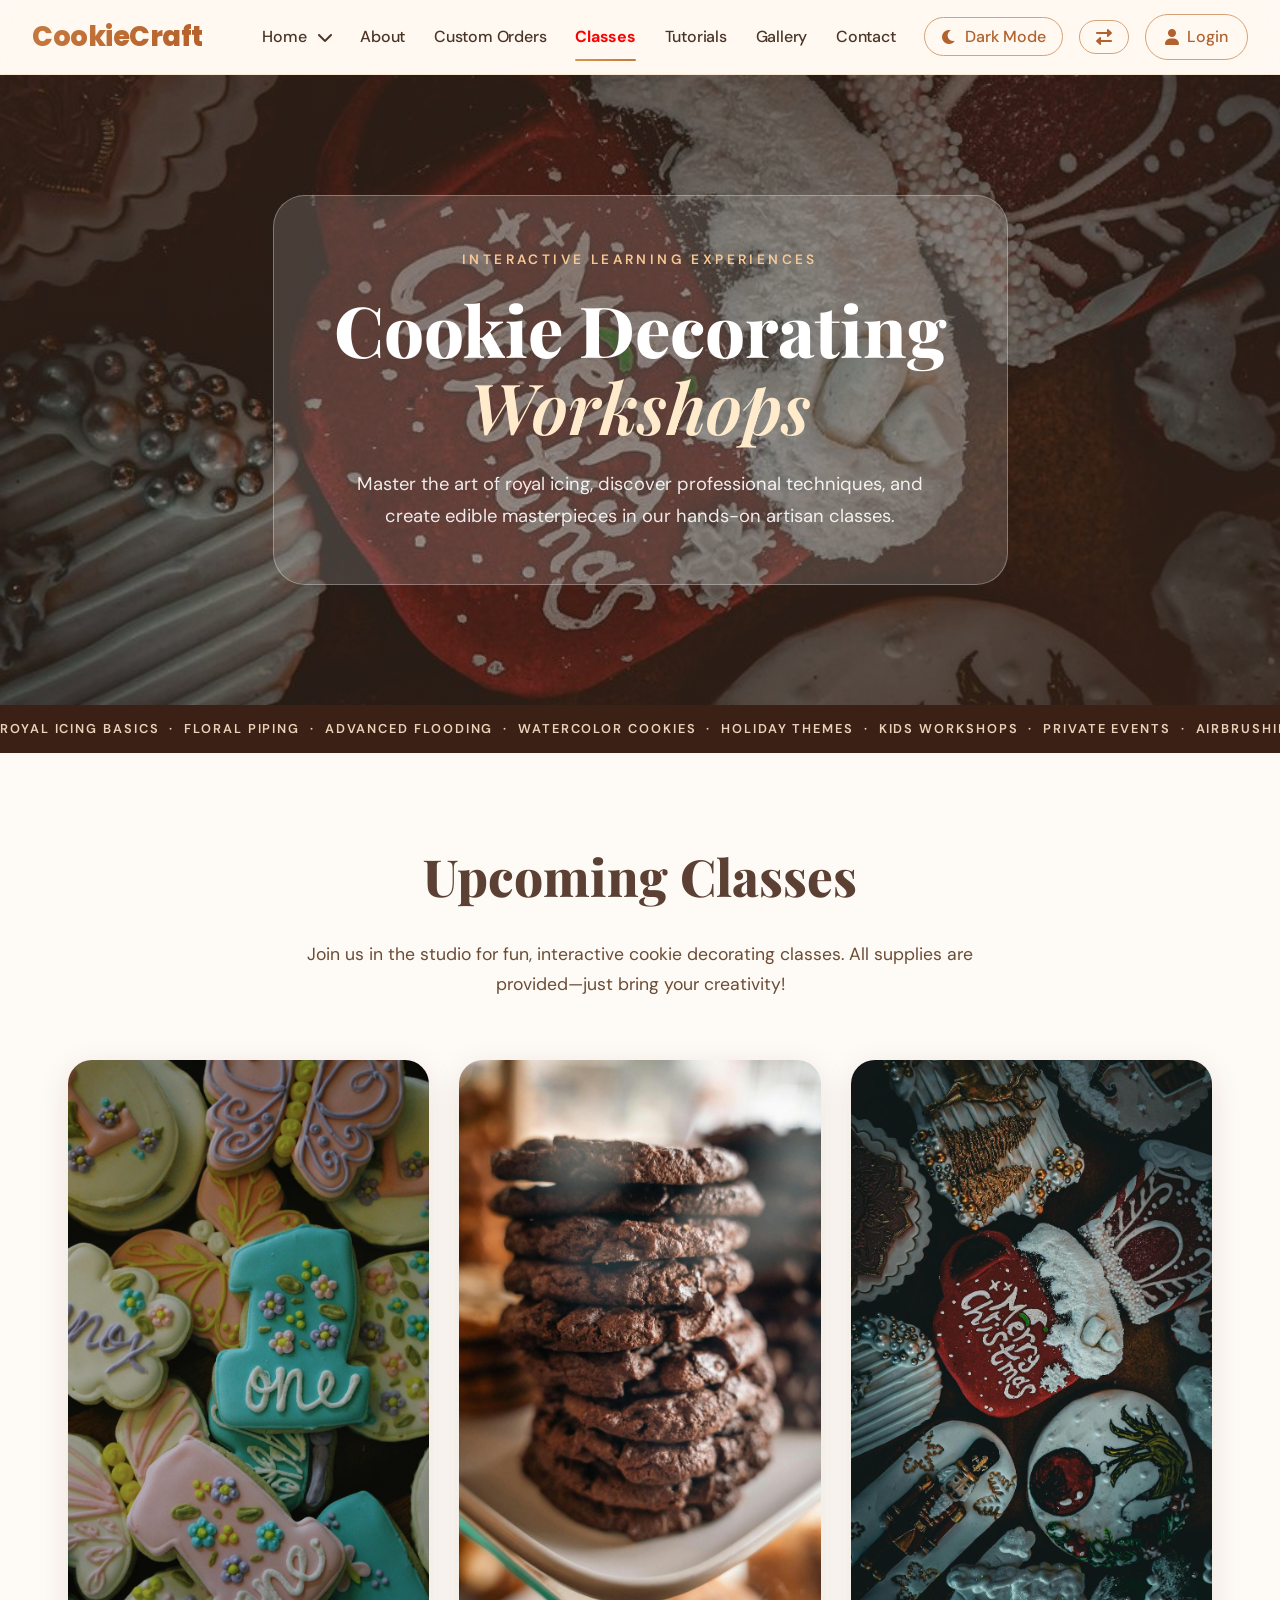
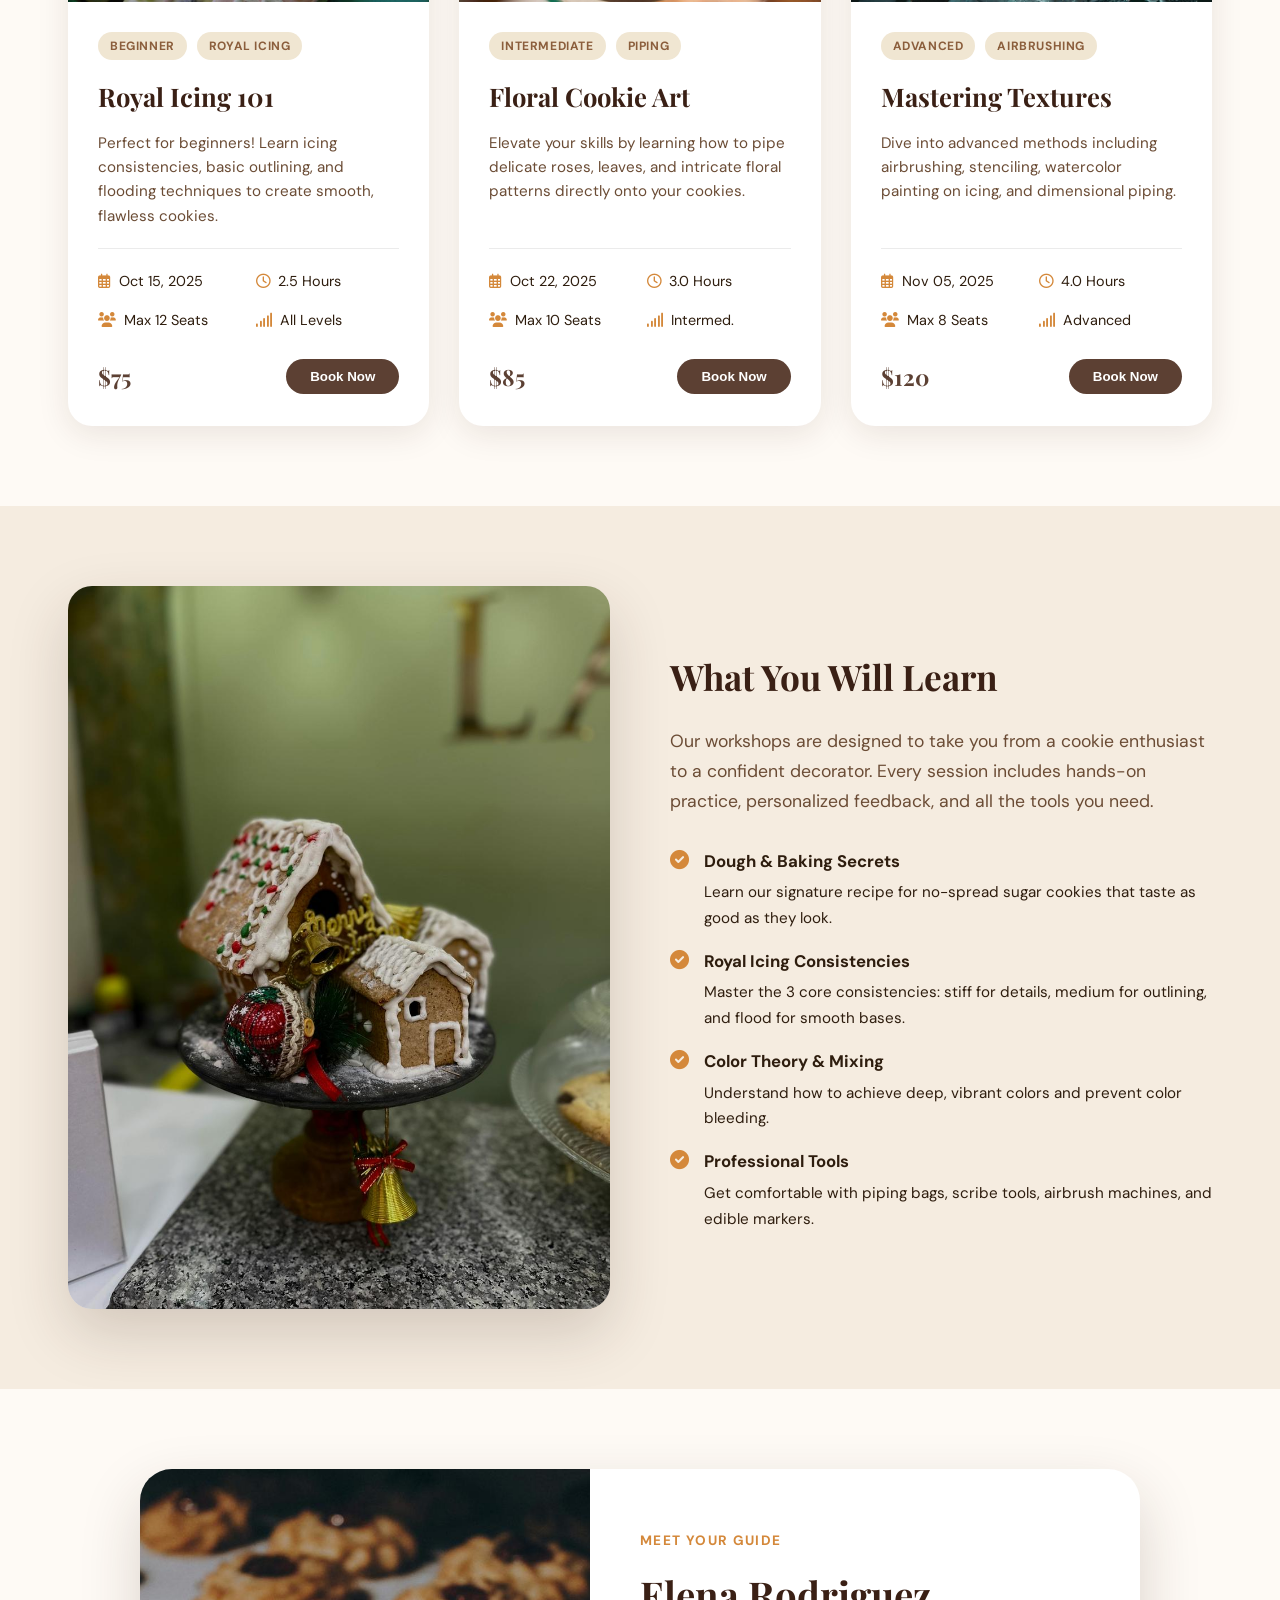
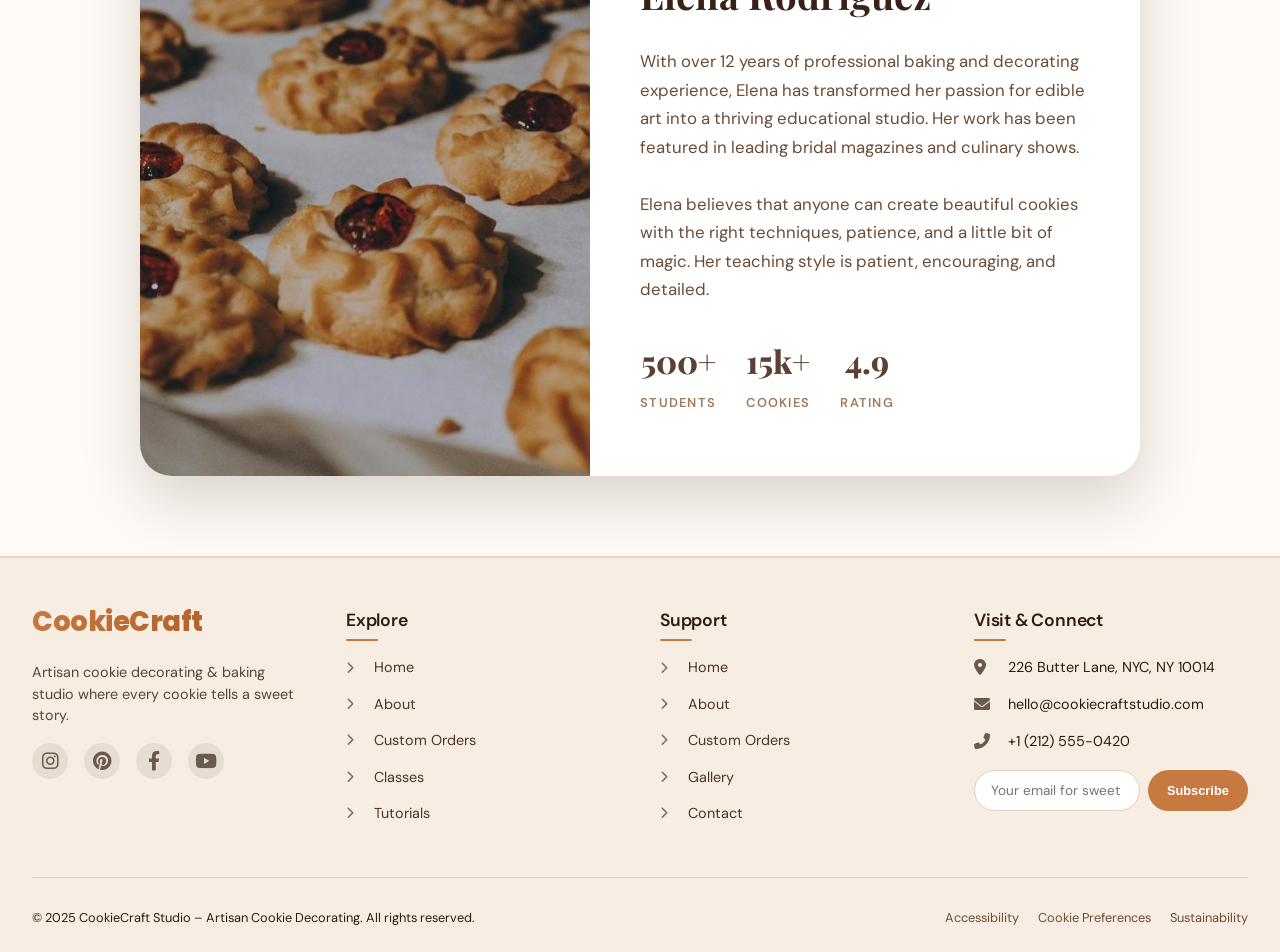
<file: classes.html>
<!DOCTYPE html>
<html lang="en">
<head>
  <link rel="icon" type="image/png" href="images/favicon.png" />
  <meta charset="UTF-8">
  <meta name="viewport" content="width=device-width, initial-scale=1.0">
  <title>CookieCraft | Artisan Baking Classes & Workshops</title>
  <link href="https://fonts.googleapis.com/css2?family=Playfair+Display:ital,wght@0,400;0,600;0,800;1,400;1,600&family=DM+Sans:wght@300;400;500&family=Poppins:wght@300;400;500;600;700&display=swap" rel="stylesheet">
  <link href="https://fonts.googleapis.com/css2?family=Inter:opsz,wght@14..32,300;400;500;600;700;800&display=swap" rel="stylesheet">
  <link rel="stylesheet" href="https://cdnjs.cloudflare.com/ajax/libs/font-awesome/6.0.0-beta3/css/all.min.css">
  <style>
    /* dark mode base overrides */
    body.dark-mode {
      background-color: #1e1916;
      color: #f0e2d4;
    }

    /* RTL adjustments for navbar & footer (preserved) */
    body[dir="rtl"] .nav-menu { padding-right: 0; }
    body[dir="rtl"] .nav-container { flex-direction: row; }
    body[dir="rtl"] .nav-menu .nav-item .dropdown-menu { text-align: right; left: auto; right: 0; }
    body[dir="rtl"] #homeDropdownItem .dropdown-menu { left: 0 !important; right: auto !important; }
    body[dir="rtl"] .dropdown-toggle::after { margin-left: 0; margin-right: 6px; }
    body[dir="rtl"] .right-buttons { flex-direction: row-reverse; }
    body[dir="rtl"] .brand { margin-right: 0; margin-left: 2rem; }
    body[dir="rtl"] .nav-link i { margin-left: 6px; margin-right: 0; }
    body[dir="rtl"] .nav-collapse { left: auto; right: -100%; border-radius: 0 0 0 24px; margin-top: -1px; }
    body[dir="rtl"] .nav-collapse.active { left: auto; right: 0; }
    body[dir="rtl"] .footer-col h4:after { left: auto; right: 0; }
    body[dir="rtl"] .footer-links a i { margin-left: 8px; margin-right: 0; }

    /* ========== UNIFIED BRAND STYLES (navbar & footer exact same size, font, design) ========== */
    /* Both .brand (navbar) and .footer-brand h3 share identical typography, gradient and visual rhythm */
    .brand, 
    .footer-brand h3 {
      font-family: 'Poppins', sans-serif;
      font-weight: 800;
      font-size: 1.7rem;
      letter-spacing: -0.5px;
      background: linear-gradient(135deg, #c77a3f, #b35f2a);
      background-clip: text;
      -webkit-background-clip: text;
      color: transparent;
      text-decoration: none;
      transition: opacity 0.2s ease, transform 0.2s;
      display: inline-block;
      line-height: 1.2;
    }

    /* Hover refinement (subtle lift) */
    .brand:hover,
    .footer-brand h3:hover {
      opacity: 0.85;
      transform: translateY(-1px);
    }

    /* Dark mode gradient for both brand signatures */
    body.dark-mode .brand,
    body.dark-mode .footer-brand h3 {
      background: linear-gradient(135deg, #f6cf9c, #eab67a, #d48d53);
      background-clip: text;
      -webkit-background-clip: text;
      color: transparent;
    }

    /* Navbar brand specific alignment & spacing */
    .brand {
      white-space: nowrap;
      margin-right: 2rem;
      flex-shrink: 0;
      text-decoration: none;
    }

    /* Footer brand specific additional spacing / margin */
    .footer-brand h3 {
      margin-bottom: 0.75rem;
      font-size: 1.7rem;   /* identical to navbar brand */
      font-weight: 800;
    }

    /* RESPONSIVE: On tablets/mobile, shrink brand size consistently across navbar & footer */
    @media (max-width: 1024px) {
      .brand {
        font-size: 1.4rem;
      }
      .footer-brand h3 {
        font-size: 1.4rem;
      }
    }

    @media (max-width: 520px) {
      .brand {
        font-size: 1.3rem;
      }
      .footer-brand h3 {
        font-size: 1.3rem;
      }
    }

    /* ----- NAVBAR STYLES (enhanced, fully functional, brand unified) ----- */
    .navbar {
      position: sticky;
      top: 0;
      z-index: 1000;
      background: rgba(255, 248, 240, 0.68);
      backdrop-filter: blur(12px);
      -webkit-backdrop-filter: blur(12px);
      border-bottom: 1px solid rgba(245, 215, 180, 0.5);
      transition: all 0.3s ease;
      padding: 0.9rem 2rem;
    }
    .navbar.scrolled {
      box-shadow: 0 10px 30px -10px rgba(0, 0, 0, 0.1);
      background: rgba(255, 245, 235, 0.85);
      backdrop-filter: blur(16px);
      border-bottom-color: rgba(215, 175, 125, 0.3);
    }
    body.dark-mode .navbar {
      background: rgba(28, 24, 22, 0.75);
      backdrop-filter: blur(12px);
      border-bottom-color: rgba(180, 130, 80, 0.35);
    }
    body.dark-mode .navbar.scrolled {
      background: rgba(18, 15, 14, 0.9);
      box-shadow: 0 10px 25px -8px rgba(0, 0, 0, 0.4);
    }
    .nav-container {
      max-width: 1400px;
      margin: 0 auto;
      display: flex;
      align-items: center;
      justify-content: space-between;
      
    }
    .nav-menu {
      display: flex;
      align-items: center;
      gap: 1.8rem;
      list-style: none;
      margin: 0 auto;
      padding: 0;
    }
    .nav-item { position: relative; }
    .nav-link {
      text-decoration: none;
      font-weight: 500;
      font-size: 1rem;
      color: #4b3527;
      padding: 0.5rem 0;
      transition: color 0.25s ease;
      letter-spacing: -0.2px;
      white-space: nowrap;
      display: inline-flex;
      align-items: center;
      gap: 6px;
    }
    body.dark-mode .nav-link { color: #f3e1cf; }
    .nav-link i { font-size: 1rem; transition: transform 0.2s; }
    .nav-link::after {
      content: '';
      position: absolute;
      bottom: -2px;
      left: 0;
      width: 0%;
      height: 2px;
      background: linear-gradient(95deg, #d9944c, #c2793e);
      border-radius: 4px;
      transition: width 0.3s cubic-bezier(0.2, 0.9, 0.4, 1.1);
    }
    .nav-link:hover::after { width: 100%; }
    .nav-link:hover { color: #c16f34; }
    .nav-link.active { color: red; font-weight: 700; } /* Distinct active color */
    body.dark-mode .nav-link:hover { color: #f7c894; }
    body.dark-mode .nav-link.active { color: red; font-weight: 700; } /* Distinct active color */
    .nav-link.active::after { width: 100%; }
    
    .dropdown-toggle { display: flex; align-items: center; gap: 5px; }
    .dropdown-arrow {
      font-size: 0.75rem;
      margin-left: 6px;
      transition: transform 0.2s ease;
    }
    .dropdown:hover .dropdown-arrow { transform: rotate(180deg); }
    .dropdown.open .dropdown-arrow { transform: rotate(180deg); }
    .dropdown-menu {
      position: absolute;
      top: calc(100% + 8px);
      left: 0;
      background: rgba(255, 250, 242, 0.98);
      backdrop-filter: blur(12px);
      border-radius: 20px;
      padding: 0.6rem 0;
      min-width: 180px;
      opacity: 0;
      visibility: hidden;
      transform: translateY(-8px);
      transition: all 0.25s ease;
      box-shadow: 0 12px 28px rgba(0, 0, 0, 0.08);
      border: 1px solid rgba(230, 190, 140, 0.5);
      list-style: none;
      z-index: 1020;
    }
    body.dark-mode .dropdown-menu {
      background: rgba(30, 26, 22, 0.98);
      border-color: #5d3f2b;
    }
    .dropdown:hover .dropdown-menu { opacity: 1; visibility: visible; transform: translateY(0); }
    .dropdown-item {
      display: block;
      padding: 0.55rem 1.5rem;
      text-decoration: none;
      color: #4b3527;
      font-weight: 500;
      font-size: 0.9rem;
      transition: background 0.2s;
      white-space: nowrap;
    }
    .dropdown-item i {
      width: 1.4rem;
      display: inline-block;
      margin-right: 8px;
      font-size: 0.85rem;
      color: inherit; opacity: 0.7;
    }
    body.dark-mode .dropdown-item { color: #f0decb; }
    body.dark-mode .dropdown-item i { color: inherit; opacity: 0.7; }
    .dropdown-item:hover { background-color: rgba(210, 160, 110, 0.2); color: #c16f34; }
    .dropdown-item.active { background-color: rgba(210, 160, 110, 0.2); color: red; }
    body.dark-mode .dropdown-item:hover { color: #f7c894; }
    body.dark-mode .dropdown-item.active { color: red; }

    @media (min-width: 1025px) {
      #homeDropdownItem .dropdown-menu { left: auto; right: 0; min-width: 170px; }
    }

    .right-buttons { display: flex; align-items: center; gap: 1rem; flex-shrink: 0; }
    .btn-outline {
      background: transparent;
      border: 1px solid #d6a175;
      padding: 0.5rem 1rem;
      border-radius: 40px;
      font-weight: 500;
      font-size: 1rem;
      cursor: pointer;
      transition: all 0.25s ease;
      color: #b1622e;
      font-family: inherit;
      white-space: nowrap;
      display: inline-flex;
      align-items: center;
      justify-content: center;
      gap: 8px;
      text-decoration: none;
    }
    .btn-outline i { font-size: 1rem; }
    body.dark-mode .btn-outline { border-color: #cc9a6c; color: #f6cfaa; }
    .btn-outline:hover { background: #e7c9af; transform: translateY(-2px); border-color: #b56f3a; }
    body.dark-mode .btn-outline:hover { background: #402f24; color: #ffe1bd; }
    .btn-login { gap: 8px; padding: 0.5rem 1.2rem; }

    .hamburger {
      display: none;
      flex-direction: column;
      justify-content: space-between;
      width: 28px;
      height: 22px;
      background: transparent;
      border: none;
      cursor: pointer;
      padding: 0;
      z-index: 1010;
    }
    .hamburger .bar { width: 100%; height: 2.5px; background-color: #b66730; border-radius: 4px; transition: all 0.3s; }
    body.dark-mode .hamburger .bar { background-color: #e6b27a; }
    .nav-collapse { display: flex; align-items: center; flex: 1; }

    @media (max-width: 1024px) {
      .navbar { padding: 0.8rem 1.5rem; }
      .hamburger { display: flex; }
      .nav-collapse { position: absolute; top: 100%;
        right: -100%;
        left: auto;
        width: 85%;
        max-width: 360px;
        height: calc(100vh - 70px);
        background: rgba(255, 250, 242, 0.97);
        backdrop-filter: blur(20px);
        flex-direction: column;
        align-items: flex-start;
        justify-content: flex-start;
        padding: 2rem 1.8rem;
        transition: right 0.35s ease-in-out;
        box-shadow: -6px 0 24px rgba(0, 0, 0, 0.08);
        border-radius: 0 0 0 24px; margin-top: -1px;
        gap: 2rem;
        z-index: 999;
        overflow-y: auto;
      }
      body.dark-mode .nav-collapse { background: rgba(20, 17, 16, 0.96); backdrop-filter: blur(20px); }
      .nav-collapse.active { right: 0; }
      .nav-menu { flex-direction: column; align-items: flex-start; gap: 1.4rem; width: 100%; margin: 0; }
      .nav-link { font-size: 1.1rem; white-space: normal; }
      .btn-outline { font-size: 1rem; width: 100%; text-align: center; justify-content: center; }
      .dropdown-menu {
        position: static;
        box-shadow: none;
        background: transparent;
        backdrop-filter: none;
        padding-left: 1rem;
        margin-top: 0.5rem;
        opacity: 1;
        visibility: visible;
        transform: none;
        display: none;
        border: none;
        width: 100%;
      }
      .dropdown.open .dropdown-menu { display: block; }
      .dropdown-toggle { display: flex; justify-content: space-between; width: 100%; align-items: center; }
      .dropdown-arrow { margin-left: auto; }
      .right-buttons { flex-direction: column; width: 100%; gap: 1rem; margin-top: 1rem; }
      #homeDropdownItem .dropdown-menu { left: 0; right: auto; }
    }

    /* ----- FOOTER STYLES (fully cohesive) ----- */
    .site-footer {
      background: #f7ede2;
      border-top: 2px solid #e9d4c0;
      margin-top: 0;
      padding: 3rem 2rem 1.5rem;
      font-size: 0.9rem;
      transition: background 0.3s, border-color 0.3s;
    }
    body.dark-mode .site-footer { background: #1e1916; border-top-color: #4a3729; }
    .footer-container {
      max-width: 1280px;
      margin: 0 auto;
      display: grid;
      grid-template-columns: repeat(auto-fit, minmax(220px, 1fr));
      gap: 2.5rem;
      margin-bottom: 2.5rem;
    }
    /* footer brand additional wrapper: no extra conflicting style */
    .footer-brand p {
      opacity: 0.8;
      line-height: 1.5;
      margin: 0.75rem 0 1rem;
      font-family: 'DM Sans', sans-serif;
    }
    .social-links { display: flex; gap: 1rem; margin-top: 0.5rem; }
    .social-links a {
      display: inline-flex;
      align-items: center;
      justify-content: center;
      background: rgba(0, 0, 0, 0.1);
      width: 36px;
      height: 36px;
      border-radius: 50%;
      color: inherit; opacity: 0.7;
      font-size: 1.2rem;
      transition: all 0.25s;
      text-decoration: none;
    }
    body.dark-mode .social-links a { background: rgba(0, 0, 0, 0.1); color: inherit; opacity: 0.7; }
    .social-links a:hover { background: #c77a3f; color: white; transform: translateY(-3px); }
    body.dark-mode .social-links a:hover { background: #eab67a; color: #1e1916; }
    .footer-col h4 {
      font-weight: 600;
      font-size: 1.1rem;
      margin-bottom: 1.2rem;
      letter-spacing: -0.2px;
      position: relative;
      display: inline-block;
      font-family: 'DM Sans', sans-serif;
    }
    .footer-col h4:after {
      content: '';
      position: absolute;
      bottom: -6px;
      left: 0;
      width: 32px;
      height: 2px;
      background: #c77a3f;
      border-radius: 4px;
    }
    body.dark-mode .footer-col h4:after { background: #eab67a; }
    .footer-links { list-style: none; padding: 0; }
    .footer-links li { margin-bottom: 0.7rem; }
    .footer-links a {
      text-decoration: none;
      color: #4b3527;
      transition: color 0.2s, padding-left 0.2s;
      display: inline-flex;
      align-items: center;
      gap: 8px;
      text-decoration: none;
    }
    body.dark-mode .footer-links a { color: #e2cfbc; }
    .footer-links a i { font-size: 0.75rem; color: inherit; opacity: 0.7; width: 20px; }
    .footer-links a:hover { color: #c16f34; padding-left: 4px; }
    body.dark-mode .footer-links a:hover { color: #f6cfaa; }
    .contact-info p { display: flex; align-items: center; gap: 10px; margin-bottom: 0.8rem; flex-wrap: wrap; }
    .contact-info i { width: 24px; color: inherit; opacity: 0.7; font-size: 1rem; }
    body.dark-mode .contact-info i { color: inherit; opacity: 0.7; }
    .newsletter-form { display: flex; flex-wrap: wrap; margin-top: 1rem; gap: 0.5rem; }
    .newsletter-form input {
      flex: 1;
      min-width: 140px;
      padding: 0.7rem 1rem;
      border-radius: 60px;
      border: 1px solid #e2cfbc;
      background: white;
      font-family: inherit;
      font-size: 0.85rem;
      outline: none;
      transition: 0.2s;
    }
    body.dark-mode .newsletter-form input { background: #2c2621; border-color: #5d3f2b; color: #f0e2d4; }
    .newsletter-form input:focus { border-color: inherit; opacity: 0.7; box-shadow: 0 0 0 2px rgba(0, 0, 0, 0.08); }
    .btn-footer {
      background: #c77a3f;
      border: none;
      padding: 0.7rem 1.2rem;
      border-radius: 60px;
      font-weight: 600;
      color: white;
      cursor: pointer;
      transition: all 0.2s;
      font-size: 0.8rem;
      display: inline-flex;
      align-items: center;
      gap: 6px;
    }
    .btn-footer:hover { background: #ad5f2c; transform: scale(0.97); }
    body.dark-mode .btn-footer { background: #d99254; color: #251f1a; }
    body.dark-mode .btn-footer:hover { background: #f0b27a; }
    .footer-bottom {
      text-align: center;
      padding-top: 1.8rem;
      border-top: 1px solid #e0cfbe;
      font-size: 0.8rem;
      display: flex;
      justify-content: space-between;
      align-items: center;
      flex-wrap: wrap;
      gap: 0.8rem;
    }
    body.dark-mode .footer-bottom { border-top-color: #3a2c22; }
    .legal-links { display: flex; gap: 1.2rem; }
    .legal-links a { text-decoration: none; color: #6b4d36; transition: color 0.2s; }
    body.dark-mode .legal-links a { color: #c6aa8c; }
    .legal-links a:hover { color: inherit; opacity: 0.7; }

    @media (max-width: 780px) {
      .footer-container { grid-template-columns: 1fr 1fr; gap: 2rem; }
      .footer-bottom { flex-direction: column; text-align: center; }
    }
    @media (max-width: 520px) {
      .footer-container { grid-template-columns: 1fr; text-align: center; }
      .footer-col h4:after { left: 50% !important; transform: translateX(-50%); right: auto !important; }
      .social-links { justify-content: center; }
      .contact-info p { justify-content: center; }
      .newsletter-form { justify-content: center; }
    }

    /* ── VARIABLES ── */
    :root {
      --cream:      #fefaf5;
      --parchment:  #f5ece0;
      --sand:       #e8d5bb;
      --wheat:      #c9a97a;
      --bark:       #8b5e3c;
      --espresso:   #3a2015;
      --mocha:      #5c4033;
      --amber:      #d4883a;
      --white:      #ffffff;
      --text-dark:  #2e1d0e;
      --text-mid:   #6b4c35;
      --text-light: #a07b5e;

      --font-display: 'Playfair Display', Georgia, serif;
      --font-body:    'DM Sans', sans-serif;

      --radius-sm:   8px;
      --radius-md:   16px;
      --radius-lg:   24px;
      --radius-xl:   32px;
      --radius-pill: 100px;

      --shadow-soft: 0 8px 32px rgba(58, 32, 21, 0.10);
      --shadow-lift: 0 24px 60px rgba(58, 32, 21, 0.18);
      --transition:  0.36s cubic-bezier(0.4, 0, 0.2, 1);
    }

    body.dark-mode {
      --cream:      #1e1916;
      --parchment:  #251f1a;
      --sand:       #362a22;
      --wheat:      #4a392e;
      --bark:       #cc9a6c;
      --espresso:   #f6cfaa;
      --mocha:      #eab67a;
      --amber:      #eab67a;
      --white:      #251e19;
      --text-dark:  #f0e2d4;
      --text-mid:   #d4c4b7;
      --text-light: #bbaaa0;
      --shadow-soft: 0 8px 32px rgba(0, 0, 0, 0.4);
      --shadow-lift: 0 24px 60px rgba(0, 0, 0, 0.6);
    }

    /* ── RESET ── */
    *, *::before, *::after { margin: 0; padding: 0; box-sizing: border-box; }
    html { scroll-behavior: smooth; }
    body {
      font-family: var(--font-body);
      background-color: var(--cream);
      color: var(--text-dark);
      line-height: 1.7;
      overflow-x: clip;
    }
    img { display: block; width: 100%; }
    a { text-decoration: none; color: inherit; }

    /* ── KEYFRAMES ── */
    @keyframes fadeInUp {
      from { opacity: 0; transform: translateY(40px); }
      to   { opacity: 1; transform: translateY(0); }
    }
    @keyframes fadeInDown {
      from { opacity: 0; transform: translateY(-40px); }
      to   { opacity: 1; transform: translateY(0); }
    }
    @keyframes fadeIn {
      from { opacity: 0; }
      to   { opacity: 1; }
    }
    @keyframes bounceSlow {
      0%, 100% { transform: translateY(0) translateX(-50%); }
      50%       { transform: translateY(12px) translateX(-50%); }
    }
    @keyframes spinSlow {
      from { transform: rotate(0deg); }
      to   { transform: rotate(360deg); }
    }
    @keyframes marquee {
      from { transform: translateX(0); }
      to   { transform: translateX(-50%); }
    }
    @keyframes heroZoom {
      from { transform: scale(1.06); }
      to   { transform: scale(1.00); }
    }

    .animate-fadeInUp  { animation: fadeInUp 1s ease-out forwards; }
    .animate-fadeInDown{ animation: fadeInDown 0.9s ease-out forwards; }
    .animate-fadeIn    { animation: fadeIn 1s ease-out forwards; }
    .animate-bounceSlow{ animation: bounceSlow 2.2s infinite; }
    .animate-spinSlow  { animation: spinSlow 12s linear infinite; }

    /* ── NAVBAR ── */
    nav {
      background: rgba(254, 250, 245, 0.96);
      backdrop-filter: blur(12px);
      border-bottom: 1px solid rgba(201, 169, 122, 0.3);
      position: sticky;
      top: 0;
      z-index: 100;
      padding: 14px 0;
    }
    .nav-inner {
      max-width: 1200px;
      margin: 0 auto;
      padding: 0 28px;
      display: flex;
      justify-content: space-between;
      align-items: center;
    }
    .nav-logo {
      font-family: var(--font-display);
      font-size: 1.9rem;
      font-weight: 800;
      color: var(--mocha);
      letter-spacing: -0.01em;
    }
    .nav-logo span { color: var(--amber); }
    .nav-links {
      display: flex;
      gap: 36px;
      font-size: 1rem;
      font-weight: 500;
    }
    .nav-links a {
      color: var(--mocha);
      transition: color var(--transition);
      position: relative;
    }
    .nav-links a.active::after {
      content: '';
      position: absolute;
      bottom: -4px;
      left: 0; right: 0;
      height: 2px;
      background: var(--amber);
      border-radius: 2px;
    }
    .nav-links a:hover { color: var(--amber); }
    .nav-hamburger { display: none; font-size: 1.5rem; color: var(--mocha); cursor: pointer; }

    /* ── HERO WORKSHOPS ── */
    .hero {
      position: relative;
      width: 100%;
      height: 70vh;
      min-height: 500px;
      overflow: hidden;
      display: flex;
      align-items: center;
      justify-content: center;
      text-align: center;
    }
    .hero-bg {
      position: absolute;
      inset: 0;
      background: url('./images/classes 5.jpg') center/cover no-repeat;
      z-index: 0;
    }
    .hero-overlay {
      position: absolute;
      inset: 0;
      background: linear-gradient(160deg, rgba(58,32,21,0.7) 0%, rgba(58,32,21,0.5) 55%, rgba(58,32,21,0.8) 100%);
      z-index: 1;
    }
    .hero-content {
      position: relative;
      z-index: 3;
      max-width: 820px;
      padding: 24px;
      opacity: 0;
      animation: fadeInUp 1.1s ease-out 0.2s forwards;
    }
    .hero-glass {
      background: rgba(255,255,255,0.15);
      backdrop-filter: blur(14px);
      border: 1px solid rgba(255,255,255,0.3);
      border-radius: var(--radius-xl);
      padding: 52px 60px;
    }
    .hero-eyebrow {
      font-family: var(--font-body);
      font-size: 0.85rem;
      letter-spacing: 0.25em;
      text-transform: uppercase;
      color: #f7c894;
      margin-bottom: 20px;
      display: block;
      font-weight: 600;
    }
    .hero h1 {
      font-family: var(--font-display);
      font-size: clamp(2.8rem, 5.5vw, 4.8rem);
      font-weight: 800;
      color: #ffffff;
      line-height: 1.1;
      margin-bottom: 22px;
    }
    .hero h1 em { font-style: italic; font-weight: 600; color: #ffebcc; }
    .hero-sub {
      font-size: 1.15rem;
      color: rgba(255,255,255,0.9);
      font-weight: 400;
      line-height: 1.75;
      max-width: 600px;
      margin: 0 auto;
    }

    /* ── MARQUEE ── */
    .marquee-strip {
      background: var(--espresso);
      color: var(--sand);
      padding: 13px 0;
      overflow: hidden;
      white-space: nowrap;
      font-size: 0.8rem;
      letter-spacing: 0.15em;
      text-transform: uppercase;
      font-family: var(--font-body);
      font-weight: 600;
    }
    .marquee-track {
      display: inline-block;
      animation: marquee 30s linear infinite;
    }

    /* ── SECTION SHARED ── */
    .container { max-width: 1200px; margin: 0 auto; padding: 0 28px; }
    .section-title {
      text-align: center;
      font-family: var(--font-display);
      font-size: clamp(2.2rem, 5vw, 3.2rem);
      font-weight: 800;
      color: var(--mocha);
      margin-bottom: 20px;
    }
    body.dark-mode .section-title { color: var(--mocha); }
    .section-subtitle {
      text-align: center;
      font-size: 1.1rem;
      color: var(--text-mid);
      max-width: 700px;
      margin: 0 auto 60px;
      line-height: 1.7;
    }
    body.dark-mode .section-subtitle { color: var(--text-light); }

    /* ── SCHEDULE CARDS ── */
    .section-schedule {
      padding: 100px 0;
      background: var(--cream);
    }
    .schedule-grid {
      display: grid;
      grid-template-columns: repeat(auto-fit, minmax(320px, 1fr));
      gap: 30px;
    }
    .class-card {
      background: var(--white);
      border-radius: var(--radius-lg);
      overflow: hidden;
      box-shadow: var(--shadow-soft);
      transition: transform var(--transition), box-shadow var(--transition);
      display: flex;
      flex-direction: column;
    }
    body.dark-mode .class-card {
      background: rgba(37, 30, 25, 0.85);
    }
    .class-card:hover {
      transform: translateY(-8px);
      box-shadow: var(--shadow-lift);
    }
    .class-img {
      height: 220px;
      width: 100%;
      object-fit: cover;
    }
    .class-content {
      padding: 30px;
      flex-grow: 1;
      display: flex;
      flex-direction: column;
    }
    .class-tags {
      display: flex;
      gap: 10px;
      margin-bottom: 15px;
    }
    .tag {
      background: #f0e6d2;
      color: var(--bark);
      padding: 4px 12px;
      border-radius: var(--radius-pill);
      font-size: 0.75rem;
      font-weight: 700;
      text-transform: uppercase;
      letter-spacing: 0.05em;
    }
    body.dark-mode .tag { background: #3a2e24; color: var(--amber); }
    .class-title {
      font-family: var(--font-display);
      font-size: 1.6rem;
      color: var(--espresso);
      margin-bottom: 12px;
      font-weight: 700;
    }
    body.dark-mode .class-title { color: #f0e2d4; }
    .class-desc {
      color: var(--text-mid);
      font-size: 0.95rem;
      margin-bottom: 20px;
      line-height: 1.6;
    }
    body.dark-mode .class-desc { color: var(--text-light); }
    .class-details {
      margin-top: auto;
      border-top: 1px solid rgba(0,0,0,0.08);
      padding-top: 20px;
      display: grid;
      grid-template-columns: 1fr 1fr;
      gap: 15px;
      font-size: 0.9rem;
      color: var(--text-dark);
    }
    body.dark-mode .class-details { border-top-color: rgba(255,255,255,0.1); color: #e2cfbc; }
    .detail-item {
      display: flex;
      align-items: center;
      gap: 8px;
    }
    .detail-item i { color: var(--amber); }
    .class-footer {
      display: flex;
      align-items: center;
      justify-content: space-between;
      margin-top: 25px;
    }
    .class-price {
      font-size: 1.4rem;
      font-weight: 700;
      color: var(--mocha);
      font-family: var(--font-display);
    }
    body.dark-mode .class-price { color: var(--amber); }
    .btn-book {
      background: var(--mocha);
      color: var(--white);
      padding: 10px 24px;
      border-radius: var(--radius-pill);
      font-weight: 600;
      transition: background 0.2s;
      border: none;
      cursor: pointer;
    }
    body.dark-mode .btn-book { background: var(--amber); color: var(--white); }
    .btn-book:hover { background: var(--amber); }

    /* ── CURRICULUM / SKILLS ── */
    .section-curriculum {
      padding: 100px 0;
      background: var(--parchment);
    }
    .curriculum-grid {
      display: grid;
      grid-template-columns: 1fr 1fr;
      gap: 60px;
      align-items: center;
    }
    .curriculum-text h3 {
      font-family: var(--font-display);
      font-size: 2.2rem;
      color: var(--espresso);
      margin-bottom: 20px;
    }
    body.dark-mode .curriculum-text h3 { color: #f0e2d4; }
    .skill-list {
      list-style: none;
      margin-top: 30px;
    }
    .skill-list li {
      margin-bottom: 15px;
      display: flex;
      align-items: flex-start;
      gap: 15px;
      font-size: 1.05rem;
      color: var(--text-dark);
    }
    body.dark-mode .skill-list li { color: #d4c4b7; }
    .skill-list i {
      color: var(--amber);
      font-size: 1.2rem;
      margin-top: 3px;
    }
    .curriculum-image {
      position: relative;
    }
    .curriculum-image img {
      border-radius: var(--radius-lg);
      box-shadow: var(--shadow-lift);
      width: 100%;
    }

    /* ── INSTRUCTOR ── */
    .section-instructor {
      padding: 100px 0;
      background: var(--cream);
    }
    .instructor-wrap {
      display: flex;
      background: var(--white);
      border-radius: var(--radius-xl);
      overflow: hidden;
      box-shadow: var(--shadow-lift);
      max-width: 1000px;
      margin: 0 auto;
    }
    body.dark-mode .instructor-wrap { background: #251e19; }
    .instructor-img {
      flex: 0 0 45%;
      position: relative;
    }
    .instructor-img img {
      height: 100% !important;
      width: 100% !important;
      object-fit: cover;
      position: absolute;
      inset: 0;
    }
    .instructor-content {
      padding: 60px 50px;
      flex: 1;
    }
    .instructor-eyebrow {
      color: var(--amber);
      font-weight: 700;
      text-transform: uppercase;
      letter-spacing: 0.1em;
      font-size: 0.85rem;
      margin-bottom: 10px;
    }
    .instructor-name {
      font-family: var(--font-display);
      font-size: 2.4rem;
      color: var(--espresso);
      margin-bottom: 20px;
      font-weight: 700;
    }
    body.dark-mode .instructor-name { color: #f0e2d4; }
    .instructor-bio {
      color: var(--text-mid);
      font-size: 1.05rem;
      line-height: 1.7;
      margin-bottom: 30px;
    }
    body.dark-mode .instructor-bio { color: var(--text-light); }
    .instructor-stats {
      display: flex;
      gap: 30px;
    }
    .stat {
      text-align: center;
    }
    .stat-num {
      display: block;
      font-family: var(--font-display);
      font-size: 2rem;
      color: var(--mocha);
      font-weight: 800;
    }
    body.dark-mode .stat-num { color: var(--amber); }
    .stat-label {
      font-size: 0.8rem;
      color: var(--text-light);
      text-transform: uppercase;
      letter-spacing: 0.1em;
      font-weight: 600;
    }
/* ── RESPONSIVE ── */
    @media (max-width: 1024px) {
      .spec-grid { grid-template-columns: repeat(2, 1fr); gap: 36px; }
      .gallery-grid { grid-template-columns: repeat(2, 1fr); }
      .why-grid { grid-template-columns: repeat(2, 1fr); }
      .timeline-line { display: none; }
      .tl-item, .tl-item.right {
        flex-direction: column;
        gap: 20px;
      }
      .tl-dot { position: static; transform: none; }
      .tl-image, .tl-item.right .tl-image { display: block; padding: 0; }
      .tl-card { padding: 0; }
    }

    @media (max-width: 768px) {
      .nav-links { display: none; }
      .nav-hamburger { display: block; }
      .hero-glass { padding: 36px 28px; }
      .spec-grid { grid-template-columns: 1fr 1fr; }
      .gallery-grid { grid-template-columns: 1fr 1fr; }
      .why-grid { grid-template-columns: 1fr; }
      .instructor-wrap { flex-direction: column; }
      .instructor-img { width: 100%; height: 350px; flex: none; }
      .instructor-content { padding: 40px 25px; }
      .curriculum-grid { grid-template-columns: 1fr; gap: 40px; }
      .instructor-stats { flex-wrap: wrap; gap: 20px; justify-content: center; }
    }

    @media (max-width: 520px) {
      .spec-grid { grid-template-columns: 1fr; }
      .gallery-grid { grid-template-columns: 1fr; }
    }
  </style>
  <link rel="stylesheet" href="responsive.css">
</head>
<body>

  <!-- ========== UNIFIED STICKY NAVBAR (brand unified with footer) ========== -->
  <nav class="navbar" id="navbar">
    <div class="nav-container">
      <a href="#" class="brand" id="brandLink">CookieCraft</a>
      
      <button class="hamburger" id="hamburgerBtn" aria-label="Menu">
        <span class="bar"></span>
        <span class="bar"></span>
        <span class="bar"></span>
      </button>

      <div class="nav-collapse" id="navCollapse">
        <ul class="nav-menu">
          <li class="nav-item dropdown" id="homeDropdownItem">
            <a href="#" class="nav-link dropdown-toggle" id="homeDropdownToggle">
               <span>Home</span> <i class="fas fa-chevron-down dropdown-arrow"></i>
            </a>
            <ul class="dropdown-menu" id="homeDropdownMenu">
              <li><a href="./index.html" class="dropdown-item"><i class="fas fa-cookie-bite"></i> Home 1</a></li>
              <li><a href="./home2.html" class="dropdown-item"><i class="fas fa-heart"></i> Home 2</a></li>
            </ul>
          </li>
          <li class="nav-item"><a href="./about.html" class="nav-link">About</a></li>
          <li class="nav-item"><a href="./custom.html" class="nav-link">Custom Orders</a></li>
          <li class="nav-item"><a href="./classes.html" class="nav-link">Classes</a></li>
          <li class="nav-item"><a href="./Tutorials.html" class="nav-link">Tutorials</a></li>
          <li class="nav-item"><a href="./gallery.html" class="nav-link">Gallery</a></li>
          <li class="nav-item"><a href="./contact.html" class="nav-link">Contact</a></li>
        </ul>

        <div class="right-buttons">
          <button id="darkModeToggle" class="btn-outline" aria-label="Dark mode toggle"><i class="fas fa-moon"></i> Dark Mode</button>
          <button id="rtlToggle" class="btn-outline" aria-label="Toggle RTL layout"><i class="fa-solid fa-right-left"></i></button>
          <a href="#" id="loginBtn" class="btn-outline btn-login" style="text-decoration: none;"><i class="fas fa-user"></i> Login</a>
        </div>
      </div>
    </div>
  </nav>
  <!-- ── HERO WORKSHOP ── -->
  <section class="hero">
    <div class="hero-bg" style="background-image: url('./images/classes 3.jpg');"></div>
    <div class="hero-overlay"></div>

    <div class="hero-content">
      <div class="hero-glass">
        <span class="hero-eyebrow">Interactive Learning Experiences</span>
        <h1>Cookie Decorating<br><em>Workshops</em></h1>
        <p class="hero-sub">
          Master the art of royal icing, discover professional techniques, and create edible masterpieces in our hands-on artisan classes.
        </p>
      </div>
    </div>
  </section>

  <!-- ── MARQUEE ── -->
  <div class="marquee-strip">
    <div class="marquee-track">
      <span>Royal Icing Basics &nbsp;·&nbsp; Floral Piping &nbsp;·&nbsp; Advanced Flooding &nbsp;·&nbsp; Watercolor Cookies &nbsp;·&nbsp; Holiday Themes &nbsp;·&nbsp; Kids Workshops &nbsp;·&nbsp; Private Events &nbsp;·&nbsp; Airbrushing Techniques &nbsp;·&nbsp;</span>
      <span aria-hidden="true">Royal Icing Basics &nbsp;·&nbsp; Floral Piping &nbsp;·&nbsp; Advanced Flooding &nbsp;·&nbsp; Watercolor Cookies &nbsp;·&nbsp; Holiday Themes &nbsp;·&nbsp; Kids Workshops &nbsp;·&nbsp; Private Events &nbsp;·&nbsp; Airbrushing Techniques &nbsp;·&nbsp;</span>
    </div>
  </div>

  <!-- ── CLASS SCHEDULES ── -->
  <section class="section-schedule">
    <div class="container">
      <h2 class="section-title">Upcoming Classes</h2>
      <p class="section-subtitle">Join us in the studio for fun, interactive cookie decorating classes. All supplies are provided—just bring your creativity!</p>
      
      <div class="schedule-grid">
        <!-- Class 1 -->
        <div class="class-card">
          <img src="./images/classes 1.jpg" alt="Beginner Royal Icing" class="class-img" style="width: 100%; height: 220px; object-fit: cover;">
          <div class="class-content">
            <div class="class-tags">
              <span class="tag">Beginner</span>
              <span class="tag">Royal Icing</span>
            </div>
            <h3 class="class-title">Royal Icing 101</h3>
            <p class="class-desc">Perfect for beginners! Learn icing consistencies, basic outlining, and flooding techniques to create smooth, flawless cookies.</p>
            <div class="class-details">
              <div class="detail-item"><i class="far fa-calendar-alt"></i> Oct 15, 2025</div>
              <div class="detail-item"><i class="far fa-clock"></i> 2.5 Hours</div>
              <div class="detail-item"><i class="fas fa-users"></i> Max 12 Seats</div>
              <div class="detail-item"><i class="fas fa-signal"></i> All Levels</div>
            </div>
            <div class="class-footer">
              <span class="class-price">$75</span>
              <button class="btn-book">Book Now</button>
            </div>
          </div>
        </div>

        <!-- Class 2 -->
        <div class="class-card">
          <img src="./images/classes 11.jpg" alt="Floral Cookie Art" class="class-img" style="width: 100%; height: 220px; object-fit: cover;">
          <div class="class-content">
            <div class="class-tags">
              <span class="tag">Intermediate</span>
              <span class="tag">Piping</span>
            </div>
            <h3 class="class-title">Floral Cookie Art</h3>
            <p class="class-desc">Elevate your skills by learning how to pipe delicate roses, leaves, and intricate floral patterns directly onto your cookies.</p>
            <div class="class-details">
              <div class="detail-item"><i class="far fa-calendar-alt"></i> Oct 22, 2025</div>
              <div class="detail-item"><i class="far fa-clock"></i> 3.0 Hours</div>
              <div class="detail-item"><i class="fas fa-users"></i> Max 10 Seats</div>
              <div class="detail-item"><i class="fas fa-signal"></i> Intermed.</div>
            </div>
            <div class="class-footer">
              <span class="class-price">$85</span>
              <button class="btn-book">Book Now</button>
            </div>
          </div>
        </div>

        <!-- Class 3 -->
        <div class="class-card">
          <img src="./images/classes 3.jpg" alt="Advanced Techniques" class="class-img" style="width: 100%; height: 220px; object-fit: cover;">
          <div class="class-content">
            <div class="class-tags">
              <span class="tag">Advanced</span>
              <span class="tag">Airbrushing</span>
            </div>
            <h3 class="class-title">Mastering Textures</h3>
            <p class="class-desc">Dive into advanced methods including airbrushing, stenciling, watercolor painting on icing, and dimensional piping.</p>
            <div class="class-details">
              <div class="detail-item"><i class="far fa-calendar-alt"></i> Nov 05, 2025</div>
              <div class="detail-item"><i class="far fa-clock"></i> 4.0 Hours</div>
              <div class="detail-item"><i class="fas fa-users"></i> Max 8 Seats</div>
              <div class="detail-item"><i class="fas fa-signal"></i> Advanced</div>
            </div>
            <div class="class-footer">
              <span class="class-price">$120</span>
              <button class="btn-book">Book Now</button>
            </div>
          </div>
        </div>
      </div>
    </div>
  </section>

  <!-- ── CURRICULUM OVERVIEW ── -->
  <section class="section-curriculum">
    <div class="container curriculum-grid">
      <div class="curriculum-image">
        <img src="./images/classes 7.jpg" alt="Workshop details and curriculum">
      </div>
      <div class="curriculum-text">
        <h3>What You Will Learn</h3>
        <p class="section-subtitle" style="text-align: left; margin: 0; max-width: 100%;">Our workshops are designed to take you from a cookie enthusiast to a confident decorator. Every session includes hands-on practice, personalized feedback, and all the tools you need.</p>
        <ul class="skill-list">
          <li>
            <i class="fas fa-check-circle"></i>
            <div>
              <strong>Dough & Baking Secrets</strong>
              <p style="margin-top: 5px; font-size: 0.95rem;">Learn our signature recipe for no-spread sugar cookies that taste as good as they look.</p>
            </div>
          </li>
          <li>
            <i class="fas fa-check-circle"></i>
            <div>
              <strong>Royal Icing Consistencies</strong>
              <p style="margin-top: 5px; font-size: 0.95rem;">Master the 3 core consistencies: stiff for details, medium for outlining, and flood for smooth bases.</p>
            </div>
          </li>
          <li>
            <i class="fas fa-check-circle"></i>
            <div>
              <strong>Color Theory & Mixing</strong>
              <p style="margin-top: 5px; font-size: 0.95rem;">Understand how to achieve deep, vibrant colors and prevent color bleeding.</p>
            </div>
          </li>
          <li>
            <i class="fas fa-check-circle"></i>
            <div>
              <strong>Professional Tools</strong>
              <p style="margin-top: 5px; font-size: 0.95rem;">Get comfortable with piping bags, scribe tools, airbrush machines, and edible markers.</p>
            </div>
          </li>
        </ul>
      </div>
    </div>
  </section>

  <!-- ── INSTRUCTOR PROFILE ── -->
  <section class="section-instructor">
    <div class="container">
      <div class="instructor-wrap">
        <div class="instructor-img">
          <img src="./images/classes 5.jpg" alt="Lead Instructor">
        </div>
        <div class="instructor-content">
          <div class="instructor-eyebrow">Meet Your Guide</div>
          <h3 class="instructor-name">Elena Rodriguez</h3>
          <p class="instructor-bio">
            With over 12 years of professional baking and decorating experience, Elena has transformed her passion for edible art into a thriving educational studio. Her work has been featured in leading bridal magazines and culinary shows.
            <br><br>
            Elena believes that anyone can create beautiful cookies with the right techniques, patience, and a little bit of magic. Her teaching style is patient, encouraging, and detailed.
          </p>
          <div class="instructor-stats">
            <div class="stat">
              <span class="stat-num">500+</span>
              <span class="stat-label">Students</span>
            </div>
            <div class="stat">
              <span class="stat-num">15k+</span>
              <span class="stat-label">Cookies</span>
            </div>
            <div class="stat">
              <span class="stat-num">4.9</span>
              <span class="stat-label">Rating</span>
            </div>
          </div>
        </div>
      </div>
    </div>
  </section>

  <!-- ========== UNIFIED FOOTER (brand matches navbar exactly) ========== -->
  <footer class="site-footer">
    <div class="footer-container">
      <div class="footer-brand">
        <h3>CookieCraft</h3>   <!-- identical styling: font/size/gradient to .brand -->
        <p>Artisan cookie decorating & baking studio where every cookie tells a sweet story.</p>
        <div class="social-links">
          <a href="#" aria-label="Instagram"><i class="fab fa-instagram"></i></a>
          <a href="#" aria-label="Pinterest"><i class="fab fa-pinterest"></i></a>
          <a href="#" aria-label="Facebook"><i class="fab fa-facebook-f"></i></a>
          <a href="#" aria-label="YouTube"><i class="fab fa-youtube"></i></a>
        </div>
      </div>

      <div class="footer-col">
        <h4>Explore</h4>
        <ul class="footer-links">
          <li><a href="index.html"><i class="fas fa-chevron-right"></i> Home</a></li>
          <li><a href="about.html"><i class="fas fa-chevron-right"></i> About</a></li>
          <li><a href="custom.html"><i class="fas fa-chevron-right"></i> Custom Orders</a></li>
          <li><a href="classes.html"><i class="fas fa-chevron-right"></i> Classes</a></li>
          <li><a href="Tutorials.html"><i class="fas fa-chevron-right"></i> Tutorials</a></li>
        </ul>
      </div>

      <div class="footer-col">
        <h4>Support</h4>
        <ul class="footer-links">
          <li><a href="index.html"><i class="fas fa-chevron-right"></i> Home</a></li>
          <li><a href="about.html"><i class="fas fa-chevron-right"></i> About</a></li>
          <li><a href="custom.html"><i class="fas fa-chevron-right"></i> Custom Orders</a></li>
          <li><a href="gallery.html"><i class="fas fa-chevron-right"></i> Gallery</a></li>
          <li><a href="contact.html"><i class="fas fa-chevron-right"></i> Contact </a></li>
        </ul>
      </div>

      <div class="footer-col contact-info">
        <h4>Visit & Connect</h4>
        <p><i class="fas fa-map-marker-alt"></i> 226 Butter Lane, NYC, NY 10014</p>
        <p><i class="fas fa-envelope"></i> hello@cookiecraftstudio.com</p>
        <p><i class="fas fa-phone-alt"></i> +1 (212) 555-0420</p>
        <div class="newsletter-form">
          <input type="email" placeholder="Your email for sweet updates" id="newsletterEmail">
          <button class="btn-footer" id="newsletterBtn"> Subscribe</button>
        </div>
      </div>
    </div>
    <div class="footer-bottom">
      <span>© 2025 CookieCraft Studio – Artisan Cookie Decorating. All rights reserved.</span>
      <div class="legal-links">
        <a href="#">Accessibility</a>
        <a href="#">Cookie Preferences</a>
        <a href="#">Sustainability</a>
      </div>
    </div>
  </footer>

  <script>
    (function() {
      // Original arrow scroll
      document.querySelector('.hero-arrow')?.addEventListener('click', () => {
        window.scrollTo({ top: window.innerHeight, behavior: 'smooth' });
      });

      // DARK MODE (localStorage)
      const darkToggle = document.getElementById('darkModeToggle');
      const body = document.body;
      const updateDarkModeButton = (isDark) => {
        if (!darkToggle) return;
        darkToggle.innerHTML = isDark ? '<i class="fas fa-sun"></i> Light Mode' : '<i class="fas fa-moon"></i> Dark Mode';
        darkToggle.setAttribute('aria-label', isDark ? 'Switch to light mode' : 'Switch to dark mode');
      };
      const loadDarkMode = () => {
        const isDark = localStorage.getItem('cookieStudio-dark') === 'enabled';
        if (isDark) body.classList.add('dark-mode');
        else body.classList.remove('dark-mode');
        updateDarkModeButton(isDark);
      };
      if (darkToggle) {
        darkToggle.addEventListener('click', () => {
          const isDark = body.classList.contains('dark-mode');
          if (isDark) {
            body.classList.remove('dark-mode');
            localStorage.setItem('cookieStudio-dark', 'disabled');
          } else {
            body.classList.add('dark-mode');
            localStorage.setItem('cookieStudio-dark', 'enabled');
          }
          updateDarkModeButton(body.classList.contains('dark-mode'));
        });
      }
      loadDarkMode();

      // RTL TOGGLE
      const rtlToggle = document.getElementById('rtlToggle');
      const setRTL = (enabled) => {
        if (enabled) {
          body.setAttribute('dir', 'rtl');
          localStorage.setItem('cookieStudio-rtl', 'enabled');
          if (rtlToggle) rtlToggle.innerHTML = '<i class="fa-solid fa-right-left"></i>';
        } else {
          body.setAttribute('dir', 'ltr');
          localStorage.setItem('cookieStudio-rtl', 'disabled');
          if (rtlToggle) rtlToggle.innerHTML = '<i class="fa-solid fa-right-left"></i>';
        }
      };
      const loadRTL = () => setRTL(localStorage.getItem('cookieStudio-rtl') === 'enabled');
      if (rtlToggle) rtlToggle.addEventListener('click', () => setRTL(body.getAttribute('dir') !== 'rtl'));
      loadRTL();

      // STICKY SCROLL
      const navbar = document.getElementById('navbar');
      window.addEventListener('scroll', () => {
        if (window.scrollY > 20) navbar.classList.add('scrolled');
        else navbar.classList.remove('scrolled');
      });

      // MOBILE MENU
      const hamburger = document.getElementById('hamburgerBtn');
      const navCollapse = document.getElementById('navCollapse');
      const toggleMenu = () => {
        navCollapse.classList.toggle('active');
        // body overflow hidden removed to keep navbar sticky
      };
      if (hamburger) hamburger.addEventListener('click', (e) => { e.stopPropagation(); toggleMenu(); });
      const closeMenu = () => {
        if (navCollapse.classList.contains('active')) {
          navCollapse.classList.remove('active');
          // body overflow reset removed
        }
      };

      // MOBILE DROPDOWN HANDLER
      const toggleBtn = document.getElementById('homeDropdownToggle');
      if (toggleBtn) {
        toggleBtn.addEventListener('click', (e) => {
          if (window.innerWidth <= 1024) {
            e.preventDefault();
            const parentLi = document.getElementById('homeDropdownItem');
            const menu = document.getElementById('homeDropdownMenu');
            if (parentLi) {
              if (parentLi.classList.contains('open')) {
                parentLi.classList.remove('open');
                if (menu) menu.style.display = '';
              } else {
                parentLi.classList.add('open');
                if (menu) menu.style.display = 'block';
              }
            }
          }
        });
      }

      window.addEventListener('resize', () => {
        if (window.innerWidth > 1024) {
          const parentLi = document.getElementById('homeDropdownItem');
          if (parentLi && parentLi.classList.contains('open')) {
            parentLi.classList.remove('open');
            const menu = document.getElementById('homeDropdownMenu');
            if (menu) menu.style.display = '';
          }
          if (navCollapse && navCollapse.classList.contains('active')) closeMenu();
        }
      });

      // Highlight active nav item
      const currentPath = (window.location.pathname.split('/').pop() || 'index.html').toLowerCase();
      const navLinks = document.querySelectorAll('.nav-menu .nav-link, .dropdown-item');
      navLinks.forEach(link => {
        const href = link.getAttribute('href');
        if (href && href.replace(/^\.\//, '').toLowerCase() === currentPath) {
          link.classList.add('active');
          if (link.classList.contains('dropdown-item')) {
            const parentToggle = document.getElementById('homeDropdownToggle');
            if (parentToggle) parentToggle.classList.add('active');
          }
        }
      });

      // DEMO LINKS PREVENT DEFAULT ALERTS (preserve interactivity)
      const demoLinks = document.querySelectorAll('.nav-link:not(.dropdown-toggle), .dropdown-item, .footer-links a, .social-links a, .legal-links a, .brand, .btn-login');
      demoLinks.forEach(link => {
        link.addEventListener('click', (e) => {
          const href = link.getAttribute('href');
          if (!href || href === '#') {
            e.preventDefault();
            let txt = link.innerText.trim() || 'Navigate';
            if (txt.includes('Login')) txt = 'Login / Account';
            alert(`🍪 CookieCraft • ${txt} — fully functional component ready for your logic.`);
            closeMenu();
          }
        });
      });

      // NEWSLETTER demo
      const newsletterBtn = document.getElementById('newsletterBtn');
      const newsletterInput = document.getElementById('newsletterEmail');
      if (newsletterBtn) {
        newsletterBtn.addEventListener('click', () => {
          const email = newsletterInput.value.trim();
          if (!email) alert('✨ Please enter an email to receive sweet updates!');
          else alert(`🎉 Subscribed! ${email} will get artisan news & offers.`);
          if (newsletterInput) newsletterInput.value = '';
        });
      }
      document.addEventListener('click', (event) => {
        if (navbar && !navbar.contains(event.target) && navCollapse && navCollapse.classList.contains('active')) closeMenu();
      });
      window.addEventListener('load', () => {
        // body overflow reset removed
        if (window.innerWidth > 1024) {
          const parentLi = document.getElementById('homeDropdownItem');
          if (parentLi) parentLi.classList.remove('open');
        }
      });
    })();
  </script>
</body>
</html>
</file>
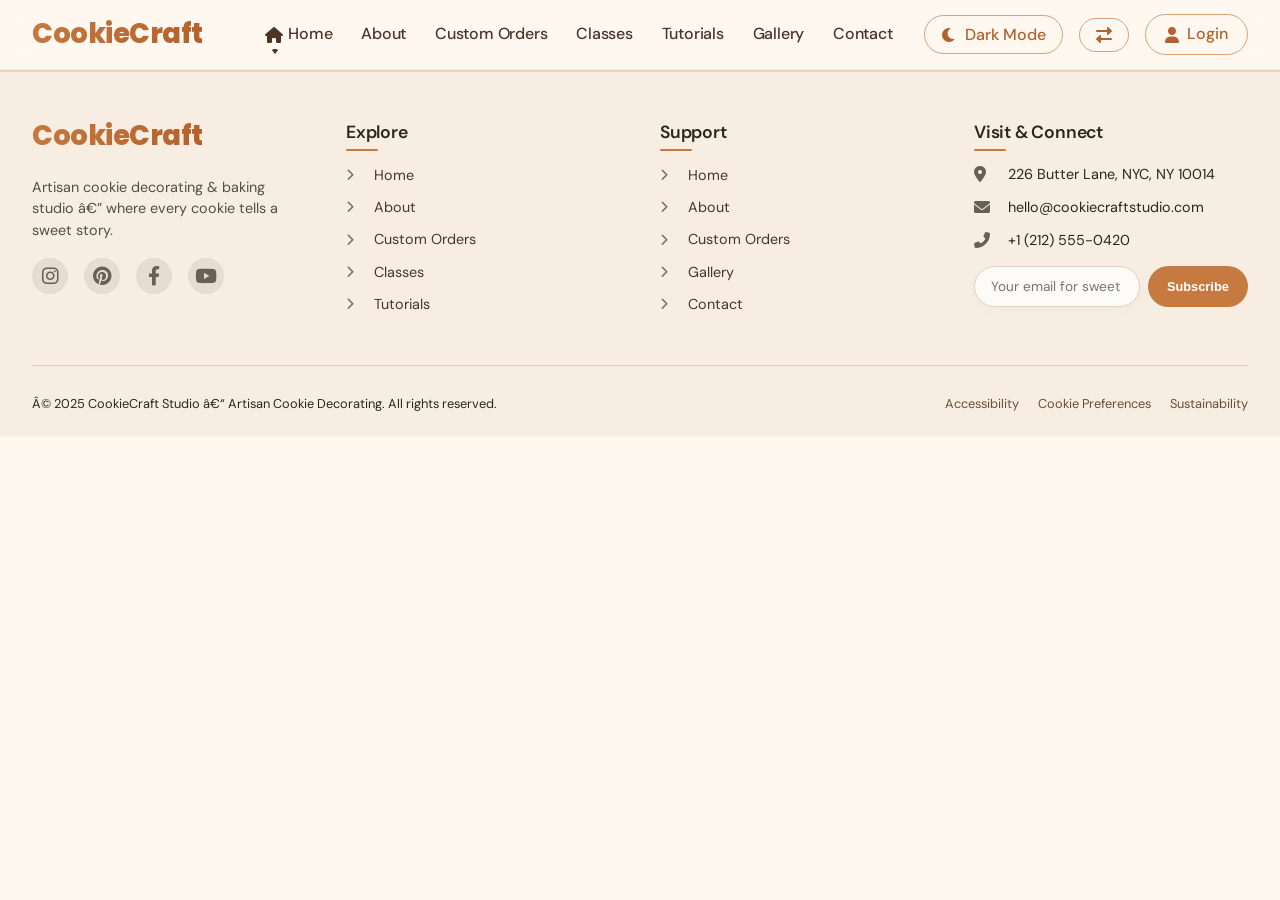
<file: footer.html>
<!DOCTYPE html>
<html lang="en">
<head>
  <link rel="icon" type="image/png" href="images/favicon.png" />
  <meta charset="UTF-8" />
  <meta name="viewport" content="width=device-width, initial-scale=1.0, viewport-fit=cover" />
  <title>CookieCraft | Artisan Cookie Studio â€” Cohesive Brand Design</title>
  <link href="https://fonts.googleapis.com/css2?family=Playfair+Display:ital,wght@0,400;0,500;0,600;0,700;1,400&family=DM+Sans:wght@300;400;500;600;700&family=Poppins:wght@300;400;500;600;700;800;900&display=swap" rel="stylesheet" />
  <link href="https://fonts.googleapis.com/css2?family=Inter:opsz,wght@14..32,300;400;500;600;700;800&display=swap" rel="stylesheet">
  <link rel="stylesheet" href="https://cdnjs.cloudflare.com/ajax/libs/font-awesome/6.0.0-beta3/css/all.min.css">
  <style>
    /* ----- RESET & BASE (minimal) ----- */
    * {
      margin: 0;
      padding: 0;
      box-sizing: border-box;
    }

    body {
      font-family: 'DM Sans', sans-serif;
      background-color: #FFF8EF;
      color: #2F241B;
      line-height: 1.4;
      transition: background 0.2s, color 0.2s;
    }

    /* dark mode base overrides */
    body.dark-mode {
      background-color: #1e1916;
      color: #f0e2d4;
    }

    /* RTL adjustments for navbar & footer (preserved) */
    body[dir="rtl"] .nav-menu { padding-right: 0; }
    body[dir="rtl"] .nav-container { flex-direction: row; }
    body[dir="rtl"] .nav-menu .nav-item .dropdown-menu { text-align: right; left: auto; right: 0; }
    body[dir="rtl"] #homeDropdownItem .dropdown-menu { left: 0 !important; right: auto !important; }
    body[dir="rtl"] .dropdown-toggle::after { margin-left: 0; margin-right: 6px; }
    body[dir="rtl"] .right-buttons { flex-direction: row-reverse; }
    body[dir="rtl"] .brand { margin-right: 0; margin-left: 2rem; }
    body[dir="rtl"] .nav-link i { margin-left: 6px; margin-right: 0; }
    body[dir="rtl"] .nav-collapse { left: auto; right: -100%; border-radius: 0 0 0 24px; margin-top: -1px; }
    body[dir="rtl"] .nav-collapse.active { left: auto; right: 0; }
    body[dir="rtl"] .footer-col h4:after { left: auto; right: 0; }
    body[dir="rtl"] .footer-links a i { margin-left: 8px; margin-right: 0; }

    /* ========== UNIFIED BRAND STYLES (navbar & footer exact same size, font, design) ========== */
    /* Both .brand (navbar) and .footer-brand h3 share identical typography, gradient and visual rhythm */
    .brand, 
    .footer-brand h3 {
      font-family: 'Poppins', sans-serif;
      font-weight: 800;
      font-size: 1.7rem;
      letter-spacing: -0.5px;
      background: linear-gradient(135deg, #c77a3f, #b35f2a);
      background-clip: text;
      -webkit-background-clip: text;
      color: transparent;
      text-decoration: none;
      transition: opacity 0.2s ease, transform 0.2s;
      display: inline-block;
      line-height: 1.2;
    }

    /* Hover refinement (subtle lift) */
    .brand:hover,
    .footer-brand h3:hover {
      opacity: 0.85;
      transform: translateY(-1px);
    }

    /* Dark mode gradient for both brand signatures */
    body.dark-mode .brand,
    body.dark-mode .footer-brand h3 {
      background: linear-gradient(135deg, #f6cf9c, #eab67a, #d48d53);
      background-clip: text;
      -webkit-background-clip: text;
      color: transparent;
    }

    /* Navbar brand specific alignment & spacing */
    .brand {
      white-space: nowrap;
      margin-right: 2rem;
      flex-shrink: 0;
      text-decoration: none;
    }

    /* Footer brand specific additional spacing / margin */
    .footer-brand h3 {
      margin-bottom: 0.75rem;
      font-size: 1.7rem;   /* identical to navbar brand */
      font-weight: 800;
    }

    /* RESPONSIVE: On tablets/mobile, shrink brand size consistently across navbar & footer */
    @media (max-width: 1024px) {
      .brand {
        font-size: 1.4rem;
      }
      .footer-brand h3 {
        font-size: 1.4rem;
      }
    }

    @media (max-width: 520px) {
      .brand {
        font-size: 1.3rem;
      }
      .footer-brand h3 {
        font-size: 1.3rem;
      }
    }

    /* ----- NAVBAR STYLES (enhanced, fully functional, brand unified) ----- */
    .navbar {
      position: sticky;
      top: 0;
      z-index: 1000;
      background: rgba(255, 248, 240, 0.68);
      backdrop-filter: blur(12px);
      -webkit-backdrop-filter: blur(12px);
      border-bottom: 1px solid rgba(245, 215, 180, 0.5);
      transition: all 0.3s ease;
      padding: 0.9rem 2rem;
    }
    .navbar.scrolled {
      box-shadow: 0 10px 30px -10px rgba(0, 0, 0, 0.1);
      background: rgba(255, 245, 235, 0.85);
      backdrop-filter: blur(16px);
      border-bottom-color: rgba(215, 175, 125, 0.3);
    }
    body.dark-mode .navbar {
      background: rgba(28, 24, 22, 0.75);
      backdrop-filter: blur(12px);
      border-bottom-color: rgba(180, 130, 80, 0.35);
    }
    body.dark-mode .navbar.scrolled {
      background: rgba(18, 15, 14, 0.9);
      box-shadow: 0 10px 25px -8px rgba(0, 0, 0, 0.4);
    }
    .nav-container {
      max-width: 1400px;
      margin: 0 auto;
      display: flex;
      align-items: center;
      justify-content: space-between;
      
    }
    .nav-menu {
      display: flex;
      align-items: center;
      gap: 1.8rem;
      list-style: none;
      margin: 0 auto;
      padding: 0;
    }
    .nav-item { position: relative; }
    .nav-link {
      text-decoration: none;
      font-weight: 500;
      font-size: 1rem;
      color: #4b3527;
      padding: 0.5rem 0;
      transition: color 0.25s ease;
      letter-spacing: -0.2px;
      white-space: nowrap;
      display: inline-flex;
      align-items: center;
      gap: 6px;
    }
    body.dark-mode .nav-link { color: #f3e1cf; }
    .nav-link i { font-size: 1rem; transition: transform 0.2s; }
    .nav-link::after {
      content: '';
      position: absolute;
      bottom: -2px;
      left: 0;
      width: 0%;
      height: 2px;
      background: linear-gradient(95deg, #d9944c, #c2793e);
      border-radius: 4px;
      transition: width 0.3s cubic-bezier(0.2, 0.9, 0.4, 1.1);
    }
    .nav-link:hover::after { width: 100%; }
    .nav-link:hover { color: #c16f34; }
    .nav-link.active { color: red; font-weight: 700; } /* Distinct active color */
    body.dark-mode .nav-link:hover { color: #f7c894; }
    body.dark-mode .nav-link.active { color: red; font-weight: 700; } /* Distinct active color */
    .nav-link.active::after { width: 100%; }
    
    .dropdown-toggle { display: flex; align-items: center; gap: 5px; }
    .dropdown-toggle::after {
      content: '';
      display: inline-block;
      margin-left: 6px;
      border-top: 5px solid currentColor;
      border-right: 4px solid transparent;
      border-left: 4px solid transparent;
      vertical-align: middle;
      transition: transform 0.2s;
    }
    .dropdown:hover .dropdown-toggle::after { transform: rotate(180deg); }
    .dropdown-menu {
      position: absolute;
      top: calc(100% + 8px);
      left: 0;
      background: rgba(255, 250, 242, 0.98);
      backdrop-filter: blur(12px);
      border-radius: 20px;
      padding: 0.6rem 0;
      min-width: 180px;
      opacity: 0;
      visibility: hidden;
      transform: translateY(-8px);
      transition: all 0.25s ease;
      box-shadow: 0 12px 28px rgba(0, 0, 0, 0.08);
      border: 1px solid rgba(230, 190, 140, 0.5);
      list-style: none;
      z-index: 1020;
    }
    body.dark-mode .dropdown-menu {
      background: rgba(30, 26, 22, 0.98);
      border-color: #5d3f2b;
    }
    .dropdown:hover .dropdown-menu { opacity: 1; visibility: visible; transform: translateY(0); }
    .dropdown-item {
      display: block;
      padding: 0.55rem 1.5rem;
      text-decoration: none;
      color: #4b3527;
      font-weight: 500;
      font-size: 0.9rem;
      transition: background 0.2s;
      white-space: nowrap;
    }
    .dropdown-item i {
      width: 1.4rem;
      display: inline-block;
      margin-right: 8px;
      font-size: 0.85rem;
      color: inherit; opacity: 0.7;
    }
    body.dark-mode .dropdown-item { color: #f0decb; }
    body.dark-mode .dropdown-item i { color: inherit; opacity: 0.7; }
    .dropdown-item:hover { background-color: rgba(210, 160, 110, 0.2); color: #c16f34; }
    .dropdown-item.active { background-color: rgba(210, 160, 110, 0.2); color: red; }
    body.dark-mode .dropdown-item:hover { color: #f7c894; }
    body.dark-mode .dropdown-item.active { color: red; }

    @media (min-width: 1025px) {
      #homeDropdownItem .dropdown-menu { left: auto; right: 0; min-width: 170px; }
    }

    .right-buttons { display: flex; align-items: center; gap: 1rem; flex-shrink: 0; }
    .btn-outline {
      background: transparent;
      border: 1px solid #d6a175;
      padding: 0.5rem 1rem;
      border-radius: 40px;
      font-weight: 500;
      font-size: 1rem;
      cursor: pointer;
      transition: all 0.25s ease;
      color: #b1622e;
      font-family: inherit;
      white-space: nowrap;
      display: inline-flex;
      align-items: center;
      justify-content: center;
      gap: 8px;
      text-decoration: none;
    }
    .btn-outline i { font-size: 1rem; }
    body.dark-mode .btn-outline { border-color: #cc9a6c; color: #f6cfaa; }
    .btn-outline:hover { background: #e7c9af; transform: translateY(-2px); border-color: #b56f3a; }
    body.dark-mode .btn-outline:hover { background: #402f24; color: #ffe1bd; }
    .btn-login { gap: 8px; padding: 0.5rem 1.2rem; }

    .hamburger {
      display: none;
      flex-direction: column;
      justify-content: space-between;
      width: 28px;
      height: 22px;
      background: transparent;
      border: none;
      cursor: pointer;
      padding: 0;
      z-index: 1010;
    }
    .hamburger .bar { width: 100%; height: 2.5px; background-color: #b66730; border-radius: 4px; transition: all 0.3s; }
    body.dark-mode .hamburger .bar { background-color: #e6b27a; }
    .nav-collapse { display: flex; align-items: center; flex: 1; }

    @media (max-width: 1024px) {
      .navbar { padding: 0.8rem 1.5rem; }
      .hamburger { display: flex; }
      .nav-collapse { position: absolute; top: 100%;
        right: -100%;
        left: auto;
        width: 85%;
        max-width: 360px;
        height: calc(100vh - 70px);
        background: rgba(255, 250, 242, 0.97);
        backdrop-filter: blur(20px);
        flex-direction: column;
        align-items: flex-start;
        justify-content: flex-start;
        padding: 2rem 1.8rem;
        transition: right 0.35s ease-in-out;
        box-shadow: -6px 0 24px rgba(0, 0, 0, 0.08);
        border-radius: 0 0 0 24px; margin-top: -1px;
        gap: 2rem;
        z-index: 999;
        overflow-y: auto;
      }
      body.dark-mode .nav-collapse { background: rgba(20, 17, 16, 0.96); backdrop-filter: blur(20px); }
      .nav-collapse.active { right: 0; }
      .nav-menu { flex-direction: column; align-items: flex-start; gap: 1.4rem; width: 100%; margin: 0; }
      .nav-link { font-size: 1.1rem; white-space: normal; }
      .btn-outline { font-size: 1rem; width: 100%; text-align: center; justify-content: center; }
      .dropdown-menu {
        position: static;
        box-shadow: none;
        background: transparent;
        backdrop-filter: none;
        padding-left: 1rem;
        margin-top: 0.5rem;
        opacity: 1;
        visibility: visible;
        transform: none;
        display: none;
        border: none;
        width: 100%;
      }
      .dropdown.open .dropdown-menu { display: block; }
      .dropdown-toggle { display: flex; justify-content: space-between; width: 100%; }
      .dropdown-toggle::after { margin-left: auto; }
      .right-buttons { flex-direction: column; width: 100%; gap: 1rem; margin-top: 1rem; }
      #homeDropdownItem .dropdown-menu { left: 0; right: auto; }
    }

    /* ----- FOOTER STYLES (fully cohesive) ----- */
    .site-footer {
      background: #f7ede2;
      border-top: 2px solid #e9d4c0;
      margin-top: 0;
      padding: 3rem 2rem 1.5rem;
      font-size: 0.9rem;
      transition: background 0.3s, border-color 0.3s;
    }
    body.dark-mode .site-footer { background: #1e1916; border-top-color: #4a3729; }
    .footer-container {
      max-width: 1280px;
      margin: 0 auto;
      display: grid;
      grid-template-columns: repeat(auto-fit, minmax(220px, 1fr));
      gap: 2.5rem;
      margin-bottom: 2.5rem;
    }
    /* footer brand additional wrapper: no extra conflicting style */
    .footer-brand p {
      opacity: 0.8;
      line-height: 1.5;
      margin: 0.75rem 0 1rem;
      font-family: 'DM Sans', sans-serif;
    }
    .social-links { display: flex; gap: 1rem; margin-top: 0.5rem; }
    .social-links a {
      display: inline-flex;
      align-items: center;
      justify-content: center;
      background: rgba(0, 0, 0, 0.1);
      width: 36px;
      height: 36px;
      border-radius: 50%;
      color: inherit; opacity: 0.7;
      font-size: 1.2rem;
      transition: all 0.25s;
      text-decoration: none;
    }
    body.dark-mode .social-links a { background: rgba(0, 0, 0, 0.1); color: inherit; opacity: 0.7; }
    .social-links a:hover { background: #c77a3f; color: white; transform: translateY(-3px); }
    body.dark-mode .social-links a:hover { background: #eab67a; color: #1e1916; }
    .footer-col h4 {
      font-weight: 600;
      font-size: 1.1rem;
      margin-bottom: 1.2rem;
      letter-spacing: -0.2px;
      position: relative;
      display: inline-block;
      font-family: 'DM Sans', sans-serif;
    }
    .footer-col h4:after {
      content: '';
      position: absolute;
      bottom: -6px;
      left: 0;
      width: 32px;
      height: 2px;
      background: #c77a3f;
      border-radius: 4px;
    }
    body.dark-mode .footer-col h4:after { background: #eab67a; }
    .footer-links { list-style: none; padding: 0; }
    .footer-links li { margin-bottom: 0.7rem; }
    .footer-links a {
      text-decoration: none;
      color: #4b3527;
      transition: color 0.2s, padding-left 0.2s;
      display: inline-flex;
      align-items: center;
      gap: 8px;
      text-decoration: none;
    }
    body.dark-mode .footer-links a { color: #e2cfbc; }
    .footer-links a i { font-size: 0.75rem; color: inherit; opacity: 0.7; width: 20px; }
    .footer-links a:hover { color: #c16f34; padding-left: 4px; }
    body.dark-mode .footer-links a:hover { color: #f6cfaa; }
    .contact-info p { display: flex; align-items: center; gap: 10px; margin-bottom: 0.8rem; flex-wrap: wrap; }
    .contact-info i { width: 24px; color: inherit; opacity: 0.7; font-size: 1rem; }
    body.dark-mode .contact-info i { color: inherit; opacity: 0.7; }
    .newsletter-form {
      display: flex;
      flex-wrap: nowrap;
      align-items: stretch;
      margin-top: 1rem;
      gap: 0.5rem;
    }
    .newsletter-form input {
      flex: 1;
      min-width: 140px;
      padding: 0.7rem 1rem;
      border-radius: 60px;
      border: 1px solid #e2cfbc;
      background: rgba(255, 255, 255, 0.75);
      backdrop-filter: blur(8px);
      -webkit-backdrop-filter: blur(8px);
      font-family: inherit;
      font-size: 0.85rem;
      outline: none;
      transition: all 0.2s ease;
      box-shadow: 0 4px 12px rgba(0, 0, 0, 0.02);
    }
    body.dark-mode .newsletter-form input {
      background: rgba(44, 38, 33, 0.6);
      border-color: #5d3f2b;
      color: #f0e2d4;
    }
    .newsletter-form input:focus {
      border-color: inherit; opacity: 0.7;
      background: #ffffff;
      box-shadow: 0 4px 20px rgba(0, 0, 0, 0.1), 0 0 0 2px rgba(0, 0, 0, 0.08);
    }
    body.dark-mode .newsletter-form input:focus {
      background: #251f1a;
      box-shadow: 0 4px 20px rgba(0, 0, 0, 0.1), 0 0 0 2px rgba(0, 0, 0, 0.2);
    }
    .btn-footer {
      background: #c77a3f;
      border: none;
      padding: 0.7rem 1.2rem;
      border-radius: 60px;
      font-weight: 600;
      color: white;
      cursor: pointer;
      transition: all 0.2s ease;
      font-size: 0.8rem;
      display: inline-flex;
      align-items: center;
      justify-content: center;
      gap: 6px;
      white-space: nowrap;
    }
    .btn-footer:hover {
      background: #ad5f2c;
      transform: scale(0.97);
    }
    body.dark-mode .btn-footer {
      background: #d99254;
      color: #251f1a;
    }
    body.dark-mode .btn-footer:hover {
      background: #f0b27a;
    }
    .footer-bottom {
      text-align: center;
      padding-top: 1.8rem;
      border-top: 1px solid #e0cfbe;
      font-size: 0.8rem;
      display: flex;
      justify-content: space-between;
      align-items: center;
      flex-wrap: wrap;
      gap: 0.8rem;
    }
    body.dark-mode .footer-bottom { border-top-color: #3a2c22; }
    .legal-links { display: flex; gap: 1.2rem; }
    .legal-links a { text-decoration: none; color: #6b4d36; transition: color 0.2s; }
    body.dark-mode .legal-links a { color: #c6aa8c; }
    .legal-links a:hover { color: inherit; opacity: 0.7; }

    @media (max-width: 780px) {
      .footer-container { grid-template-columns: 1fr 1fr; gap: 2rem; }
      .footer-bottom { flex-direction: column; text-align: center; }
    }
    @media (max-width: 520px) {
      .footer-container { grid-template-columns: 1fr; text-align: center; }
      .footer-col h4:after { left: 50% !important; transform: translateX(-50%); right: auto !important; }
      .social-links { justify-content: center; }
      .contact-info p { justify-content: center; }
      .newsletter-form { justify-content: center; }
    }

    /* demo spacer content styling */
    .demo-spacer {
      max-width: 1280px;
      margin: 2rem auto;
      padding: 3rem 2rem;
      text-align: center;
      background: rgba(0, 0, 0, 0.1);
      border-radius: 2rem;
      font-family: 'DM Sans', sans-serif;
    }
    .demo-spacer h2 {
      font-family: 'Playfair Display', serif;
      color: inherit; opacity: 0.7;
      margin-bottom: 1rem;
    }
    body.dark-mode .demo-spacer {
      background: rgba(0, 0, 0, 0.1);
    }
  </style>
</head>
<body>

  <!-- ========== UNIFIED STICKY NAVBAR (brand unified with footer) ========== -->
  <nav class="navbar" id="navbar">
    <div class="nav-container">
      <a href="#" class="brand" id="brandLink">CookieCraft</a>
      
      <button class="hamburger" id="hamburgerBtn" aria-label="Menu">
        <span class="bar"></span>
        <span class="bar"></span>
        <span class="bar"></span>
      </button>

      <div class="nav-collapse" id="navCollapse">
        <ul class="nav-menu">
          <li class="nav-item dropdown" id="homeDropdownItem">
            <a href="#" class="nav-link dropdown-toggle" id="homeDropdownToggle">
              <i class="fas fa-home"></i> <span>Home</span>
            </a>
            <ul class="dropdown-menu" id="homeDropdownMenu">
              <li><a href="index.html" class="dropdown-item"><i class="fas fa-cookie-bite"></i> Home 1</a></li>
              <li><a href="home2.html" class="dropdown-item"><i class="fas fa-heart"></i> Home 2</a></li>
            </ul>
          </li>
          <li class="nav-item"><a href="#" class="nav-link">About</a></li>
          <li class="nav-item"><a href="#" class="nav-link">Custom Orders</a></li>
          <li class="nav-item"><a href="#" class="nav-link">Classes</a></li>
          <li class="nav-item"><a href="Tutorials.html" class="nav-link">Tutorials</a></li>
          <li class="nav-item"><a href="#" class="nav-link">Gallery</a></li>
          <li class="nav-item"><a href="#" class="nav-link">Contact</a></li>
        </ul>

        <div class="right-buttons">
          <button id="darkModeToggle" class="btn-outline" aria-label="Dark mode toggle"><i class="fas fa-moon"></i> Dark Mode</button>
          <button id="rtlToggle" class="btn-outline" aria-label="Toggle RTL layout"><i class="fa-solid fa-right-left"></i></button>
          <a href="#" id="loginBtn" class="btn-outline btn-login" style="text-decoration: none;"><i class="fas fa-user"></i> Login</a>
        </div>
      </div>
    </div>
  </nav>

  

  <!-- ========== UNIFIED FOOTER (brand matches navbar exactly) ========== -->
  <footer class="site-footer">
    <div class="footer-container">
      <div class="footer-brand">
        <h3>CookieCraft</h3>   <!-- identical styling: font/size/gradient to .brand -->
        <p>Artisan cookie decorating & baking studio â€” where every cookie tells a sweet story.</p>
        <div class="social-links">
          <a href="#" aria-label="Instagram"><i class="fab fa-instagram"></i></a>
          <a href="#" aria-label="Pinterest"><i class="fab fa-pinterest"></i></a>
          <a href="#" aria-label="Facebook"><i class="fab fa-facebook-f"></i></a>
          <a href="#" aria-label="YouTube"><i class="fab fa-youtube"></i></a>
        </div>
      </div>

      <div class="footer-col">
        <h4>Explore</h4>
        <ul class="footer-links">
          <li><a href="#"><i class="fas fa-chevron-right"></i> Home</a></li>
          <li><a href="#"><i class="fas fa-chevron-right"></i> About</a></li>
          <li><a href="#"><i class="fas fa-chevron-right"></i> Custom Orders</a></li>
          <li><a href="#"><i class="fas fa-chevron-right"></i> Classes</a></li>
          <li><a href="#"><i class="fas fa-chevron-right"></i> Tutorials</a></li>
        </ul>
      </div>

      <div class="footer-col">
        <h4>Support</h4>
        <ul class="footer-links">
          <li><a href="#"><i class="fas fa-chevron-right"></i> Home</a></li>
          <li><a href="#"><i class="fas fa-chevron-right"></i> About</a></li>
          <li><a href="#"><i class="fas fa-chevron-right"></i> Custom Orders</a></li>
          <li><a href="#"><i class="fas fa-chevron-right"></i> Gallery</a></li>
          <li><a href="#"><i class="fas fa-chevron-right"></i> Contact </a></li>
        </ul>
      </div>

      <div class="footer-col contact-info">
        <h4>Visit & Connect</h4>
        <p><i class="fas fa-map-marker-alt"></i> 226 Butter Lane, NYC, NY 10014</p>
        <p><i class="fas fa-envelope"></i> hello@cookiecraftstudio.com</p>
        <p><i class="fas fa-phone-alt"></i> +1 (212) 555-0420</p>
        <div class="newsletter-form">
          <input type="email" placeholder="Your email for sweet updates" id="newsletterEmail">
          <button class="btn-footer" id="newsletterBtn"> Subscribe</button>
        </div>
      </div>
    </div>
    <div class="footer-bottom">
      <span>Â© 2025 CookieCraft Studio â€“ Artisan Cookie Decorating. All rights reserved.</span>
      <div class="legal-links">
        <a href="#">Accessibility</a>
        <a href="#">Cookie Preferences</a>
        <a href="#">Sustainability</a>
      </div>
    </div>
  </footer>

  <script>
    (function() {
      // DARK MODE (localStorage)
      const darkToggle = document.getElementById('darkModeToggle');
      const body = document.body;
      const updateDarkModeButton = (isDark) => {
        if (!darkToggle) return;
        darkToggle.innerHTML = isDark ? '<i class="fas fa-sun"></i> Light Mode' : '<i class="fas fa-moon"></i> Dark Mode';
        darkToggle.setAttribute('aria-label', isDark ? 'Switch to light mode' : 'Switch to dark mode');
      };
      const loadDarkMode = () => {
        const isDark = localStorage.getItem('cookieStudio-dark') === 'enabled';
        if (isDark) body.classList.add('dark-mode');
        else body.classList.remove('dark-mode');
        updateDarkModeButton(isDark);
      };
      if (darkToggle) {
        darkToggle.addEventListener('click', () => {
          const isDark = body.classList.contains('dark-mode');
          if (isDark) {
            body.classList.remove('dark-mode');
            localStorage.setItem('cookieStudio-dark', 'disabled');
          } else {
            body.classList.add('dark-mode');
            localStorage.setItem('cookieStudio-dark', 'enabled');
          }
          updateDarkModeButton(body.classList.contains('dark-mode'));
        });
      }
      loadDarkMode();

      // RTL TOGGLE
      const rtlToggle = document.getElementById('rtlToggle');
      const setRTL = (enabled) => {
        if (enabled) {
          body.setAttribute('dir', 'rtl');
          localStorage.setItem('cookieStudio-rtl', 'enabled');
          if (rtlToggle) rtlToggle.innerHTML = '<i class="fa-solid fa-right-left"></i>';
        } else {
          body.setAttribute('dir', 'ltr');
          localStorage.setItem('cookieStudio-rtl', 'disabled');
          if (rtlToggle) rtlToggle.innerHTML = '<i class="fa-solid fa-right-left"></i>';
        }
      };
      const loadRTL = () => setRTL(localStorage.getItem('cookieStudio-rtl') === 'enabled');
      if (rtlToggle) rtlToggle.addEventListener('click', () => setRTL(body.getAttribute('dir') !== 'rtl'));
      loadRTL();

      // STICKY SCROLL
      const navbar = document.getElementById('navbar');
      window.addEventListener('scroll', () => {
        if (window.scrollY > 20) navbar.classList.add('scrolled');
        else navbar.classList.remove('scrolled');
      });

      // MOBILE MENU
      const hamburger = document.getElementById('hamburgerBtn');
      const navCollapse = document.getElementById('navCollapse');
      const toggleMenu = () => {
        navCollapse.classList.toggle('active');
        // body overflow hidden removed to keep navbar sticky
      };
      if (hamburger) hamburger.addEventListener('click', (e) => { e.stopPropagation(); toggleMenu(); });
      const closeMenu = () => {
        if (navCollapse.classList.contains('active')) {
          navCollapse.classList.remove('active');
          // body overflow reset removed
        }
      };

      // MOBILE DROPDOWN HANDLER
      const toggleBtn = document.getElementById('homeDropdownToggle');
      if (toggleBtn) {
        toggleBtn.addEventListener('click', (e) => {
          if (window.innerWidth <= 1024) {
            e.preventDefault();
            const parentLi = document.getElementById('homeDropdownItem');
            const menu = document.getElementById('homeDropdownMenu');
            if (parentLi) {
              if (parentLi.classList.contains('open')) {
                parentLi.classList.remove('open');
                if (menu) menu.style.display = '';
              } else {
                parentLi.classList.add('open');
                if (menu) menu.style.display = 'block';
              }
            }
          }
        });
      }

      window.addEventListener('resize', () => {
        if (window.innerWidth > 1024) {
          const parentLi = document.getElementById('homeDropdownItem');
          if (parentLi && parentLi.classList.contains('open')) {
            parentLi.classList.remove('open');
            const menu = document.getElementById('homeDropdownMenu');
            if (menu) menu.style.display = '';
          }
          if (navCollapse && navCollapse.classList.contains('active')) closeMenu();
        }
      });

      // DEMO LINKS PREVENT DEFAULT ALERTS (preserve interactivity)
      const demoLinks = document.querySelectorAll('.nav-link:not(.dropdown-toggle), .dropdown-item, .footer-links a, .social-links a, .legal-links a, .brand, .btn-login');
      demoLinks.forEach(link => {
        link.addEventListener('click', (e) => {
          const href = link.getAttribute('href');
          if (!href || href === '#') {
            e.preventDefault();
            let txt = link.innerText.trim() || 'Navigate';
            if (txt.includes('Login')) txt = 'Login / Account';
            alert(`ðŸª CookieCraft â€¢ ${txt} â€” fully functional component ready for your logic.`);
            closeMenu();
          }
        });
      });

      // NEWSLETTER demo
      const newsletterBtn = document.getElementById('newsletterBtn');
      const newsletterInput = document.getElementById('newsletterEmail');
      if (newsletterBtn) {
        newsletterBtn.addEventListener('click', () => {
          const email = newsletterInput.value.trim();
          if (!email) alert('âœ¨ Please enter an email to receive sweet updates!');
          else alert(`ðŸŽ‰ Subscribed! ${email} will get artisan news & offers.`);
          if (newsletterInput) newsletterInput.value = '';
        });
      }
      document.addEventListener('click', (event) => {
        if (navbar && !navbar.contains(event.target) && navCollapse && navCollapse.classList.contains('active')) closeMenu();
      });
      window.addEventListener('load', () => {
        // body overflow reset removed
        if (window.innerWidth > 1024) {
          const parentLi = document.getElementById('homeDropdownItem');
          if (parentLi) parentLi.classList.remove('open');
        }
      });
    })();
  </script>
</body>
</html>
</file>
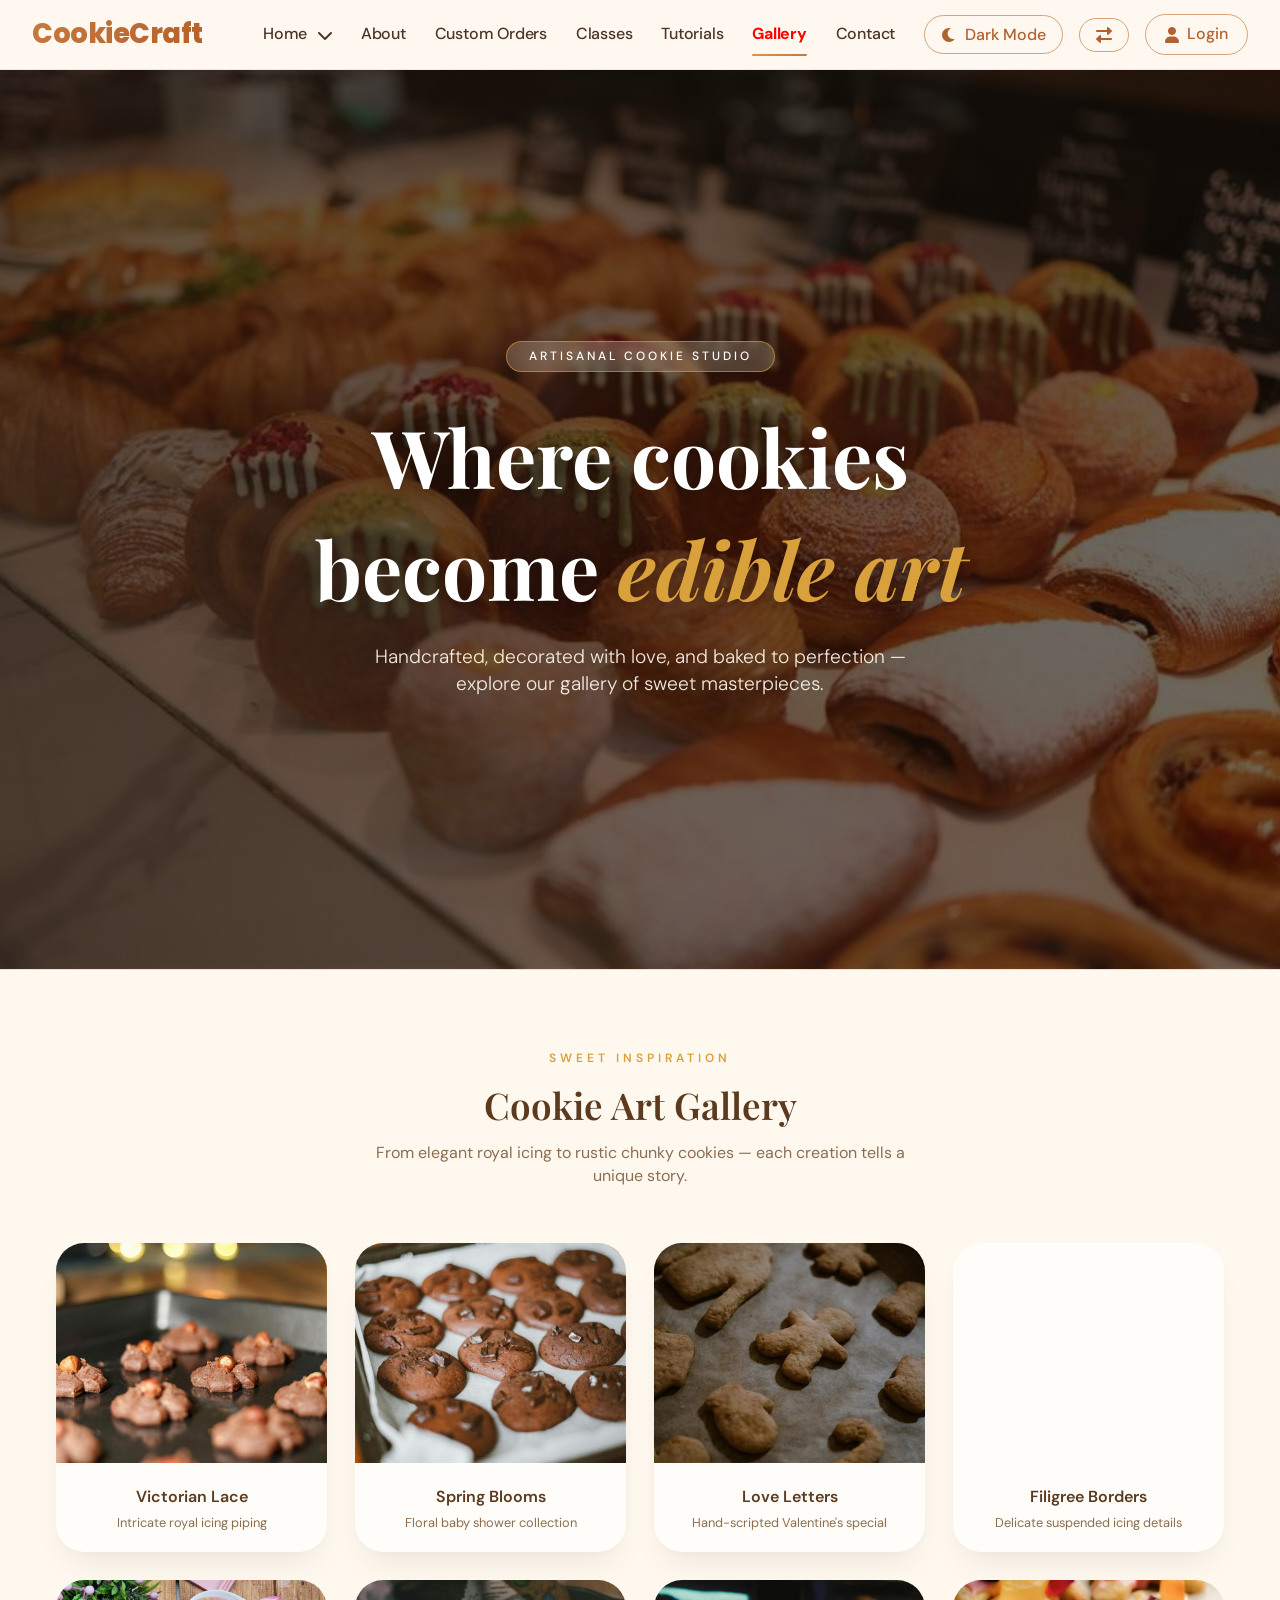
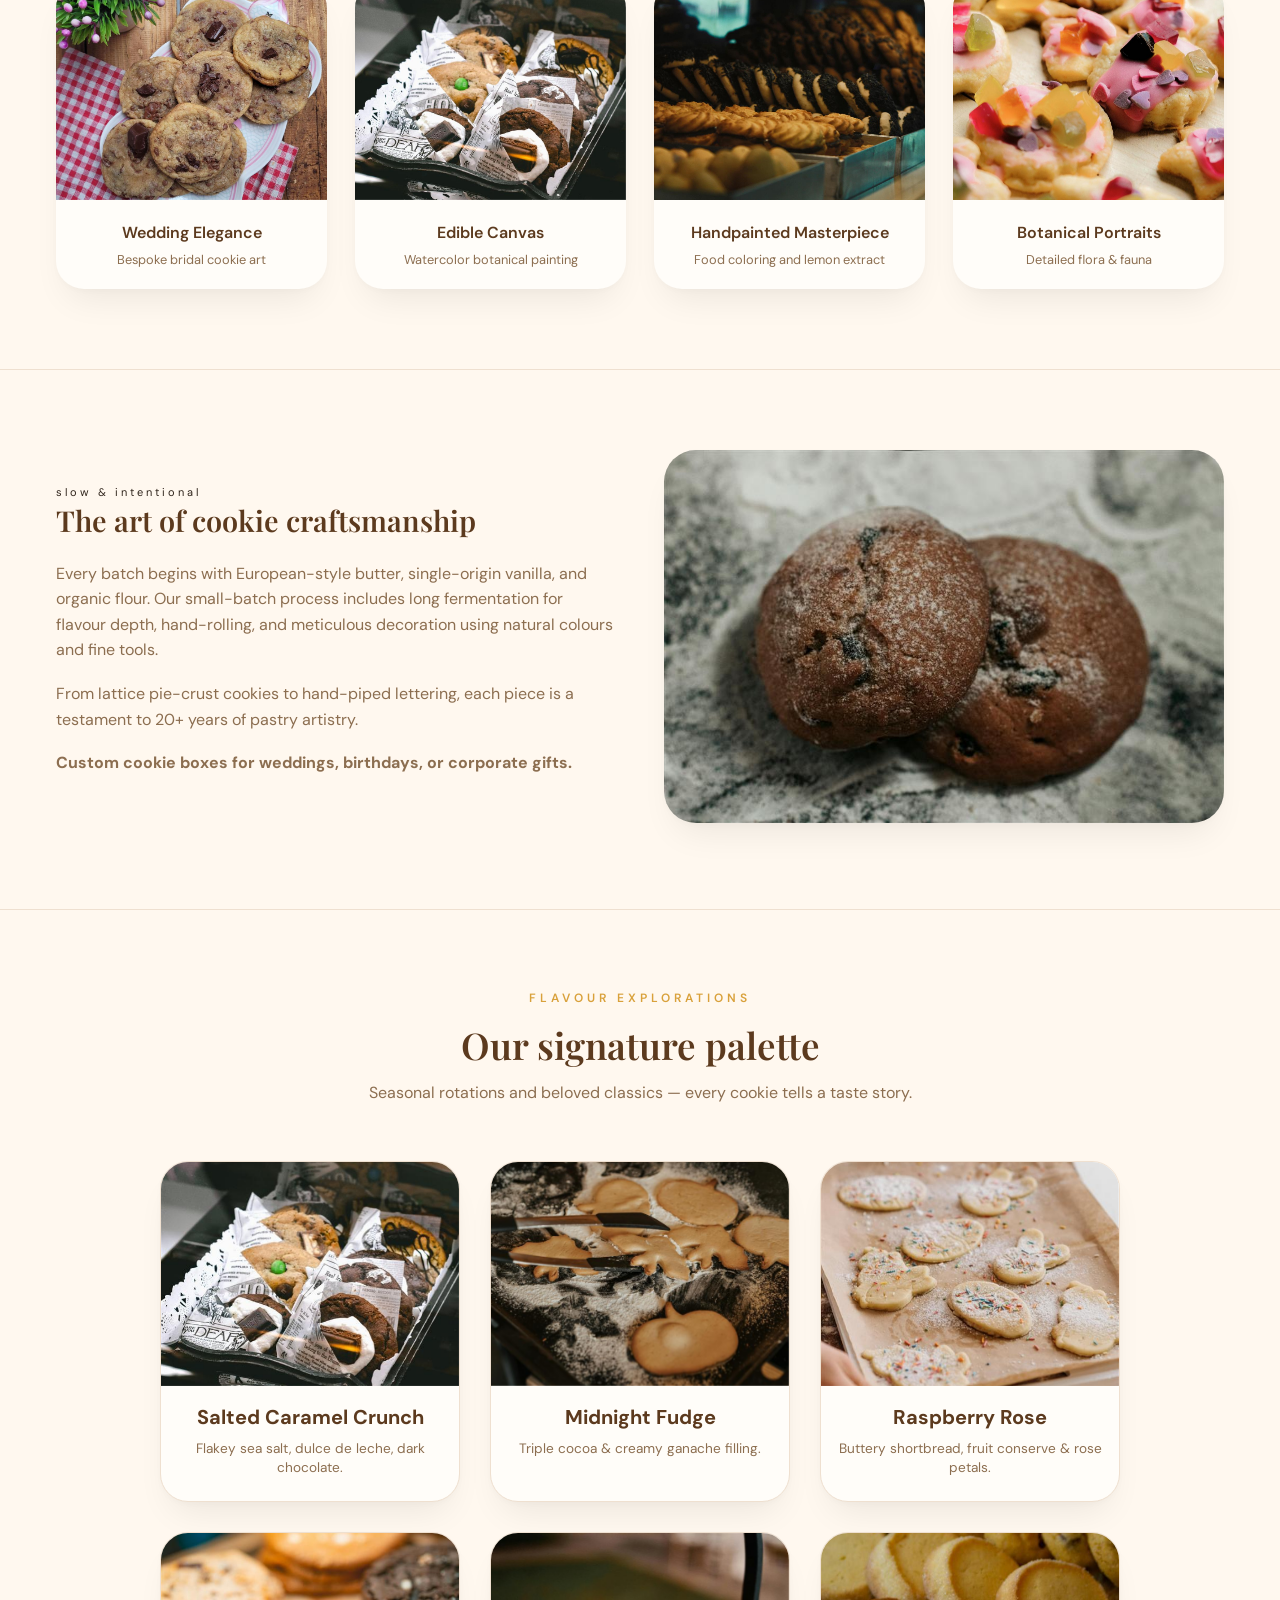
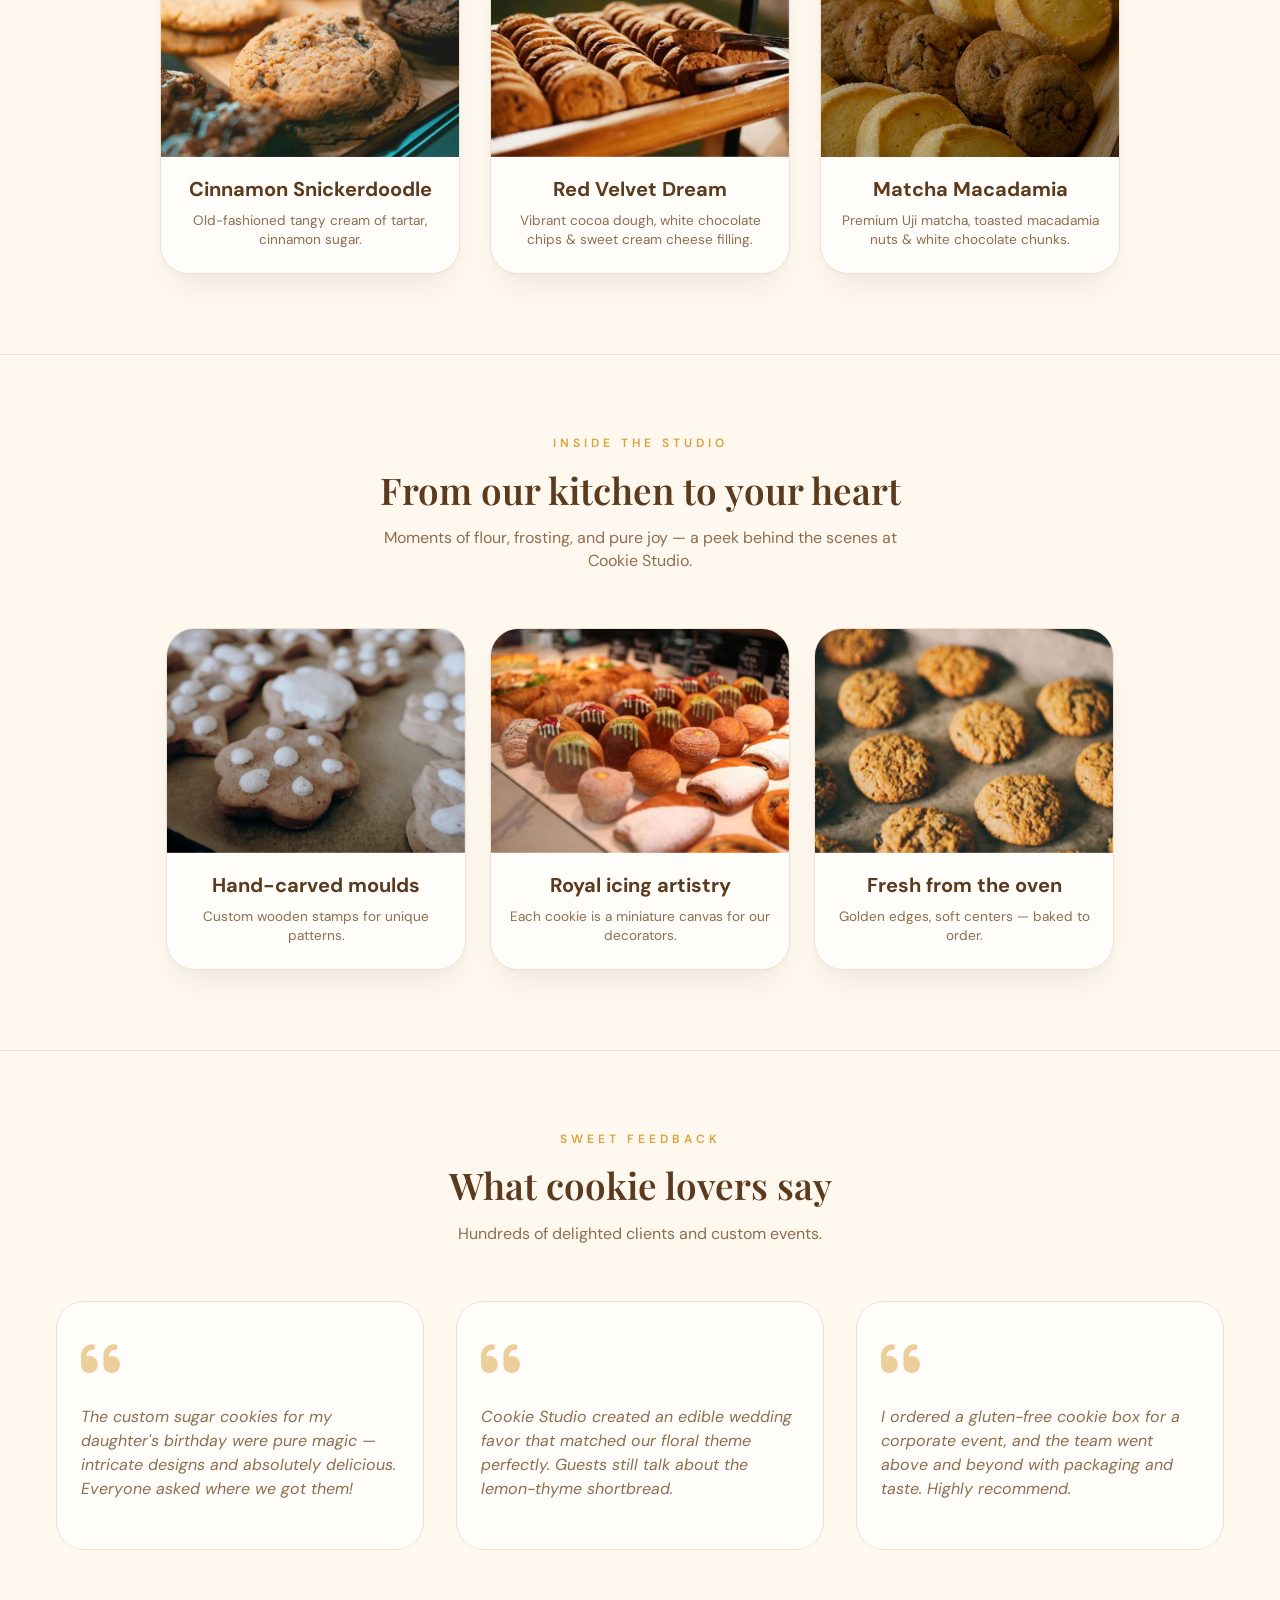
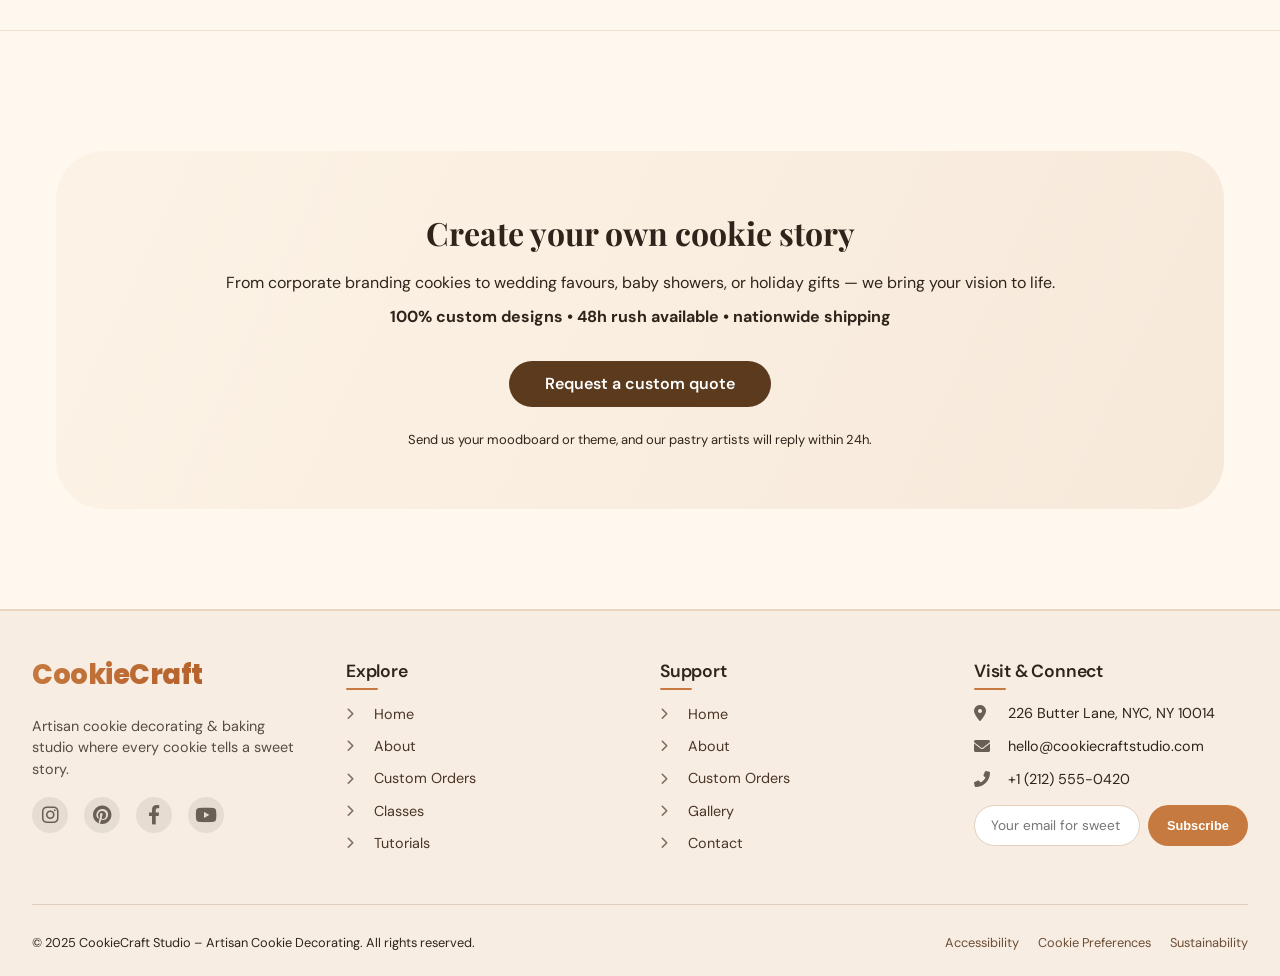
<file: gallery.html>
<!DOCTYPE html>
<html lang="en">
<head>
  <link rel="icon" type="image/png" href="images/favicon.png" />
  <meta charset="UTF-8" />
  <meta name="viewport" content="width=device-width, initial-scale=1.0, viewport-fit=cover" />
  <title>Cookie Studio Gallery | Artisan Cookie Creations</title>
  <link href="https://fonts.googleapis.com/css2?family=Playfair+Display:ital,wght@0,400;0,500;0,600;0,700;1,400&family=DM+Sans:wght@300;400;500;600;700&family=Poppins:wght@300;400;500;600;700;800;900&display=swap" rel="stylesheet" />
  <link href="https://fonts.googleapis.com/css2?family=Inter:opsz,wght@14..32,300;400;500;600;700;800&display=swap" rel="stylesheet">
  <link rel="stylesheet" href="https://cdnjs.cloudflare.com/ajax/libs/font-awesome/6.0.0-beta3/css/all.min.css">
  <style>
    /* RTL adjustments for navbar & footer (preserved) */
    body[dir="rtl"] .nav-menu { padding-right: 0; }
    body[dir="rtl"] .nav-container { flex-direction: row; }
    body[dir="rtl"] .nav-menu .nav-item .dropdown-menu { text-align: right; left: auto; right: 0; }
    body[dir="rtl"] #homeDropdownItem .dropdown-menu { left: 0 !important; right: auto !important; }
    body[dir="rtl"] .right-buttons { flex-direction: row-reverse; }
    body[dir="rtl"] .brand { margin-right: 0; margin-left: 2rem; }
    body[dir="rtl"] .nav-link i { margin-left: 6px; margin-right: 0; }
    body[dir="rtl"] .nav-collapse { left: auto; right: -100%; border-radius: 0 0 0 24px; margin-top: -1px; }
    body[dir="rtl"] .nav-collapse.active { left: auto; right: 0; }
    body[dir="rtl"] .footer-col h4:after { left: auto; right: 0; }
    body[dir="rtl"] .footer-links a i { margin-left: 8px; margin-right: 0; }

    /* ========== UNIFIED BRAND STYLES (navbar & footer exact same size, font, design) ========== */
    /* Both .brand (navbar) and .footer-brand h3 share identical typography, gradient and visual rhythm */
    .brand, 
    .footer-brand h3 {
      font-family: 'Poppins', sans-serif;
      font-weight: 800;
      font-size: 1.7rem;
      letter-spacing: -0.5px;
      background: linear-gradient(135deg, #c77a3f, #b35f2a);
      background-clip: text;
      -webkit-background-clip: text;
      color: transparent;
      text-decoration: none;
      transition: opacity 0.2s ease, transform 0.2s;
      display: inline-block;
      line-height: 1.2;
    }

    /* Hover refinement (subtle lift) */
    .brand:hover,
    .footer-brand h3:hover {
      opacity: 0.85;
      transform: translateY(-1px);
    }

    /* Dark mode gradient for both brand signatures */
    body.dark-mode .brand,
    body.dark-mode .footer-brand h3 {
      background: linear-gradient(135deg, #f6cf9c, #eab67a, #d48d53);
      background-clip: text;
      -webkit-background-clip: text;
      color: transparent;
    }

    /* Navbar brand specific alignment & spacing */
    .brand {
      white-space: nowrap;
      margin-right: 2rem;
      flex-shrink: 0;
      text-decoration: none;
    }

    /* Footer brand specific additional spacing / margin */
    .footer-brand h3 {
      margin-bottom: 0.75rem;
      font-size: 1.7rem;   /* identical to navbar brand */
      font-weight: 800;
    }

    /* RESPONSIVE: On tablets/mobile, shrink brand size consistently across navbar & footer */
    @media (max-width: 1024px) {
      .brand {
        font-size: 1.4rem;
      }
      .footer-brand h3 {
        font-size: 1.4rem;
      }
    }

    @media (max-width: 520px) {
      .brand {
        font-size: 1.3rem;
      }
      .footer-brand h3 {
        font-size: 1.3rem;
      }
    }

    /* ----- NAVBAR STYLES (enhanced, fully functional, brand unified) ----- */
    .navbar {
      position: sticky;
      top: 0;
      z-index: 1000;
      background: rgba(255, 248, 240, 0.68);
      backdrop-filter: blur(12px);
      -webkit-backdrop-filter: blur(12px);
      border-bottom: 1px solid rgba(245, 215, 180, 0.5);
      transition: all 0.3s ease;
      padding: 0.9rem 2rem;
    }
    .navbar.scrolled {
      box-shadow: 0 10px 30px -10px rgba(0, 0, 0, 0.1);
      background: rgba(255, 245, 235, 0.85);
      backdrop-filter: blur(16px);
      border-bottom-color: rgba(215, 175, 125, 0.3);
    }
    body.dark-mode .navbar {
      background: rgba(28, 24, 22, 0.75);
      backdrop-filter: blur(12px);
      border-bottom-color: rgba(180, 130, 80, 0.35);
    }
    body.dark-mode .navbar.scrolled {
      background: rgba(18, 15, 14, 0.9);
      box-shadow: 0 10px 25px -8px rgba(0, 0, 0, 0.4);
    }
    .nav-container {
      max-width: 1400px;
      margin: 0 auto;
      display: flex;
      align-items: center;
      justify-content: space-between;
      }
    .nav-menu {
      display: flex;
      align-items: center;
      gap: 1.8rem;
      list-style: none;
      margin: 0 auto;
      padding: 0;
    }
    .nav-item { position: relative; }
    .nav-link {
      text-decoration: none;
      font-weight: 500;
      font-size: 1rem;
      color: #4b3527;
      padding: 0.5rem 0;
      transition: color 0.25s ease;
      letter-spacing: -0.2px;
      white-space: nowrap;
      display: inline-flex;
      align-items: center;
      gap: 6px;
    }
    body.dark-mode .nav-link { color: #f3e1cf; }
    .nav-link i { font-size: 1rem; transition: transform 0.2s; }
    .nav-link::after {
      content: '';
      position: absolute;
      bottom: -2px;
      left: 0;
      width: 0%;
      height: 2px;
      background: linear-gradient(95deg, #d9944c, #c2793e);
      border-radius: 4px;
      transition: width 0.3s cubic-bezier(0.2, 0.9, 0.4, 1.1);
    }
    .nav-link:hover::after { width: 100%; }
    .nav-link:hover { color: #c16f34; }
    .nav-link.active { color: red; font-weight: 700; } /* Distinct active color */
    body.dark-mode .nav-link:hover { color: #f7c894; }
    body.dark-mode .nav-link.active { color: red; font-weight: 700; } /* Distinct active color */
    .nav-link.active::after { width: 100%; }
    
    .dropdown-toggle { display: flex; align-items: center; gap: 5px; }
    .dropdown-arrow {
      font-size: 0.75rem;
      margin-left: 6px;
      transition: transform 0.2s ease;
    }
    .dropdown:hover .dropdown-arrow { transform: rotate(180deg); }
    .dropdown.open .dropdown-arrow { transform: rotate(180deg); }
    .dropdown-menu {
      position: absolute;
      top: calc(100% + 8px);
      left: 0;
      background: rgba(255, 250, 242, 0.98);
      backdrop-filter: blur(12px);
      border-radius: 20px;
      padding: 0.6rem 0;
      min-width: 180px;
      opacity: 0;
      visibility: hidden;
      transform: translateY(-8px);
      transition: all 0.25s ease;
      box-shadow: 0 12px 28px rgba(0, 0, 0, 0.08);
      border: 1px solid rgba(230, 190, 140, 0.5);
      list-style: none;
      z-index: 1020;
    }
    body.dark-mode .dropdown-menu {
      background: rgba(30, 26, 22, 0.98);
      border-color: #5d3f2b;
    }
    .dropdown:hover .dropdown-menu { opacity: 1; visibility: visible; transform: translateY(0); }
    .dropdown-item {
      display: block;
      padding: 0.55rem 1.5rem;
      text-decoration: none;
      color: #4b3527;
      font-weight: 500;
      font-size: 0.9rem;
      transition: background 0.2s;
      white-space: nowrap;
    }
    .dropdown-item i {
      width: 1.4rem;
      display: inline-block;
      margin-right: 8px;
      font-size: 0.85rem;
      color: inherit; opacity: 0.7;
    }
    body.dark-mode .dropdown-item { color: #f0decb; }
    body.dark-mode .dropdown-item i { color: inherit; opacity: 0.7; }
    .dropdown-item:hover { background-color: rgba(210, 160, 110, 0.2); color: #c16f34; }
    .dropdown-item.active { background-color: rgba(210, 160, 110, 0.2); color: red; }
    body.dark-mode .dropdown-item:hover { color: #f7c894; }
    body.dark-mode .dropdown-item.active { color: red; }

    @media (min-width: 1025px) {
      #homeDropdownItem .dropdown-menu { left: auto; right: 0; min-width: 170px; }
    }

    .right-buttons { display: flex; align-items: center; gap: 1rem; flex-shrink: 0; }
    .btn-outline {
      background: transparent;
      border: 1px solid #d6a175;
      padding: 0.5rem 1rem;
      border-radius: 40px;
      font-weight: 500;
      font-size: 1rem;
      cursor: pointer;
      transition: all 0.25s ease;
      color: #b1622e;
      font-family: inherit;
      white-space: nowrap;
      display: inline-flex;
      align-items: center;
      justify-content: center;
      gap: 8px;
      text-decoration: none;
    }
    .btn-outline i { font-size: 1rem; }
    body.dark-mode .btn-outline { border-color: #cc9a6c; color: #f6cfaa; }
    .btn-outline:hover { background: #e7c9af; transform: translateY(-2px); border-color: #b56f3a; }
    body.dark-mode .btn-outline:hover { background: #402f24; color: #ffe1bd; }
    .btn-login { gap: 8px; padding: 0.5rem 1.2rem; }

    .hamburger {
      display: none;
      flex-direction: column;
      justify-content: space-between;
      width: 28px;
      height: 22px;
      background: transparent;
      border: none;
      cursor: pointer;
      padding: 0;
      z-index: 1010;
    }
    .hamburger .bar { width: 100%; height: 2.5px; background-color: #b66730; border-radius: 4px; transition: all 0.3s; }
    body.dark-mode .hamburger .bar { background-color: #e6b27a; }
    .nav-collapse { display: flex; align-items: center; flex: 1; }

    @media (max-width: 1024px) {
      .navbar { padding: 0.8rem 1.5rem; }
      .hamburger { display: flex; }
      .nav-collapse { position: absolute; top: 100%;
        right: -100%;
        left: auto;
        width: 85%;
        max-width: 360px;
        height: calc(100vh - 70px);
        background: rgba(255, 250, 242, 0.97);
        backdrop-filter: blur(20px);
        flex-direction: column;
        align-items: flex-start;
        justify-content: flex-start;
        padding: 2rem 1.8rem;
        transition: right 0.35s ease-in-out;
        box-shadow: -6px 0 24px rgba(0, 0, 0, 0.08);
        border-radius: 0 0 0 24px; margin-top: -1px;
        gap: 2rem;
        z-index: 999;
        overflow-y: auto;
      }
      body.dark-mode .nav-collapse { background: rgba(20, 17, 16, 0.96); backdrop-filter: blur(20px); }
      .nav-collapse.active { right: 0; }
      .nav-menu { flex-direction: column; align-items: flex-start; gap: 1.4rem; width: 100%; margin: 0; }
      .nav-link { font-size: 1.1rem; white-space: normal; }
      .btn-outline { font-size: 1rem; width: 100%; text-align: center; justify-content: center; }
      .dropdown-menu {
        position: static;
        box-shadow: none;
        background: transparent;
        backdrop-filter: none;
        padding-left: 1rem;
        margin-top: 0.5rem;
        opacity: 1;
        visibility: visible;
        transform: none;
        display: none;
        border: none;
        width: 100%;
      }
      .dropdown.open .dropdown-menu { display: block; }
      .dropdown-toggle { display: flex; justify-content: space-between; width: 100%; align-items: center; }
      .dropdown-arrow { margin-left: auto; }
      .right-buttons { flex-direction: column; width: 100%; gap: 1rem; margin-top: 1rem; }
      #homeDropdownItem .dropdown-menu { left: 0; right: auto; }
    }

    /* ----- FOOTER STYLES (fully cohesive) ----- */
    .site-footer {
      background: #f7ede2;
      border-top: 2px solid #e9d4c0;
      margin-top: 0;
      padding: 3rem 2rem 1.5rem;
      font-size: 0.9rem;
      transition: background 0.3s, border-color 0.3s;
    }
    body.dark-mode .site-footer { background: #1e1916; border-top-color: #4a3729; }
    .footer-container {
      max-width: 1280px;
      margin: 0 auto;
      display: grid;
      grid-template-columns: repeat(auto-fit, minmax(220px, 1fr));
      gap: 2.5rem;
      margin-bottom: 2.5rem;
    }
    /* footer brand additional wrapper: no extra conflicting style */
    .footer-brand p {
      opacity: 0.8;
      line-height: 1.5;
      margin: 0.75rem 0 1rem;
      font-family: 'DM Sans', sans-serif;
    }
    .social-links { display: flex; gap: 1rem; margin-top: 0.5rem; }
    .social-links a {
      display: inline-flex;
      align-items: center;
      justify-content: center;
      background: rgba(0, 0, 0, 0.1);
      width: 36px;
      height: 36px;
      border-radius: 50%;
      color: inherit; opacity: 0.7;
      font-size: 1.2rem;
      transition: all 0.25s;
      text-decoration: none;
    }
    body.dark-mode .social-links a { background: rgba(0, 0, 0, 0.1); color: inherit; opacity: 0.7; }
    .social-links a:hover { background: #c77a3f; color: white; transform: translateY(-3px); }
    body.dark-mode .social-links a:hover { background: #eab67a; color: #1e1916; }
    .footer-col h4 {
      font-weight: 600;
      font-size: 1.1rem;
      margin-bottom: 1.2rem;
      letter-spacing: -0.2px;
      position: relative;
      display: inline-block;
      font-family: 'DM Sans', sans-serif;
    }
    .footer-col h4:after {
      content: '';
      position: absolute;
      bottom: -6px;
      left: 0;
      width: 32px;
      height: 2px;
      background: #c77a3f;
      border-radius: 4px;
    }
    body.dark-mode .footer-col h4:after { background: #eab67a; }
    .footer-links { list-style: none; padding: 0; }
    .footer-links li { margin-bottom: 0.7rem; }
    .footer-links a {
      text-decoration: none;
      color: #4b3527;
      transition: color 0.2s, padding-left 0.2s;
      display: inline-flex;
      align-items: center;
      gap: 8px;
      text-decoration: none;
    }
    body.dark-mode .footer-links a { color: #e2cfbc; }
    .footer-links a i { font-size: 0.75rem; color: inherit; opacity: 0.7; width: 20px; }
    .footer-links a:hover { color: #c16f34; padding-left: 4px; }
    body.dark-mode .footer-links a:hover { color: #f6cfaa; }
    .contact-info p { display: flex; align-items: center; gap: 10px; margin-bottom: 0.8rem; flex-wrap: wrap; }
    .contact-info i { width: 24px; color: inherit; opacity: 0.7; font-size: 1rem; }
    body.dark-mode .contact-info i { color: inherit; opacity: 0.7; }
    .newsletter-form { display: flex; flex-wrap: wrap; margin-top: 1rem; gap: 0.5rem; }
    .newsletter-form input {
      flex: 1;
      min-width: 140px;
      padding: 0.7rem 1rem;
      border-radius: 60px;
      border: 1px solid #e2cfbc;
      background: white;
      font-family: inherit;
      font-size: 0.85rem;
      outline: none;
      transition: 0.2s;
    }
    body.dark-mode .newsletter-form input { background: #2c2621; border-color: #5d3f2b; color: #f0e2d4; }
    .newsletter-form input:focus { border-color: inherit; opacity: 0.7; box-shadow: 0 0 0 2px rgba(0, 0, 0, 0.08); }
    .btn-footer {
      background: #c77a3f;
      border: none;
      padding: 0.7rem 1.2rem;
      border-radius: 60px;
      font-weight: 600;
      color: white;
      cursor: pointer;
      transition: all 0.2s;
      font-size: 0.8rem;
      display: inline-flex;
      align-items: center;
      gap: 6px;
    }
    .btn-footer:hover { background: #ad5f2c; transform: scale(0.97); }
    body.dark-mode .btn-footer { background: #d99254; color: #251f1a; }
    body.dark-mode .btn-footer:hover { background: #f0b27a; }
    .footer-bottom {
      text-align: center;
      padding-top: 1.8rem;
      border-top: 1px solid #e0cfbe;
      font-size: 0.8rem;
      display: flex;
      justify-content: space-between;
      align-items: center;
      flex-wrap: wrap;
      gap: 0.8rem;
    }
    body.dark-mode .footer-bottom { border-top-color: #3a2c22; }
    .legal-links { display: flex; gap: 1.2rem; }
    .legal-links a { text-decoration: none; color: #6b4d36; transition: color 0.2s; }
    body.dark-mode .legal-links a { color: #c6aa8c; }
    .legal-links a:hover { color: inherit; opacity: 0.7; }

    @media (max-width: 780px) {
      .footer-container { grid-template-columns: 1fr 1fr; gap: 2rem; }
      .footer-bottom { flex-direction: column; text-align: center; }
    }
    @media (max-width: 520px) {
      .footer-container { grid-template-columns: 1fr; text-align: center; }
      .footer-col h4:after { left: 50% !important; transform: translateX(-50%); right: auto !important; }
      .social-links { justify-content: center; }
      .contact-info p { justify-content: center; }
      .newsletter-form { justify-content: center; }
    }

    * {
      margin: 0;
      padding: 0;
      box-sizing: border-box;
    }

    :root {
      --cream: #FFF8EF;
      --warm-white: #FFFDF9;
      --cookie-brown: #5C3A1E;
      --cookie-brown-light: #7E5836;
      --golden: #D9A13B;
      --caramel: #C47E3B;
      --blush-light: #F7E5D6;
      --text-dark: #2F241B;
      --text-muted: #8C6E50;
      --border-light: #EFE0D0;
      --shadow-md: 0 20px 35px -12px rgba(0,0,0,0.08), 0 2px 6px rgba(0,0,0,0.02);
      --shadow-hover: 0 28px 40px -16px rgba(92, 58, 30, 0.18);
    }

    body.dark-mode {
      --cream: #1e1916;
      --warm-white: #251f1a;
      --cookie-brown: #eab67a;
      --cookie-brown-light: #d48d53;
      --golden: #eab67a;
      --caramel: #d48d53;
      --blush-light: #2c241e;
      --text-dark: #f0e2d4;
      --text-muted: #bbaaa0;
      --border-light: rgba(93, 63, 43, 0.4);
      --shadow-md: 0 20px 35px -12px rgba(0,0,0,0.4);
      --shadow-hover: 0 28px 40px -16px rgba(0,0,0,0.6);
    }

    body.dark-mode .cta-section {
      background: linear-gradient(115deg, #2a221d 0%, #1e1916 100%);
    }

    body.dark-mode .cta-btn {
      color: #1e1916;
    }

    html {
      scroll-behavior: smooth;
    }

    body {
      font-family: 'DM Sans', sans-serif;
      background-color: var(--cream);
      color: var(--text-dark);
      line-height: 1.4;
    }

    /* custom container */
    .container {
      max-width: 1280px;
      margin: 0 auto;
      padding: 0 24px;
    }

    /* sections spacing */
    section {
      padding: 80px 0;
      border-bottom: 1px solid var(--border-light);
    }
    section:last-of-type {
      border-bottom: none;
    }

    /* hero full background */
    .hero-section {
      min-height: 100vh;
      width: 100%;
      position: relative;
      display: flex;
      align-items: center;
      justify-content: center;
      background: linear-gradient(135deg, rgba(30, 20, 12, 0.7), rgba(15, 10, 5, 0.6)), url('./images/gallery\ 17.jpg');
      background-size: cover;
      background-position: center 35%;
      background-attachment: scroll; /* Optimized from fixed for smooth scrolling */
      text-align: center;
      padding: 2rem;
    }

    .hero-overlay {
      max-width: 820px;
      margin: 0 auto;
      color: white;
      animation: fadeUp 0.9s ease;
    }

    @keyframes fadeUp {
      from { opacity: 0; transform: translateY(32px); }
      to { opacity: 1; transform: translateY(0); }
    }

    .hero-badge {
      display: inline-block;
      font-size: 12px;
      letter-spacing: 3px;
      text-transform: uppercase;
      background: rgba(255,248,225,0.2);
      backdrop-filter: blur(6px);
      padding: 6px 22px;
      border-radius: 60px;
      margin-bottom: 28px;
      font-weight: 500;
      border: 1px solid rgba(217, 161, 59, 0.6);
    }

    .hero-section h1 {
      font-family: 'Playfair Display', serif;
      font-size: clamp(2.8rem, 8vw, 5rem);
      font-weight: 700;
      margin-bottom: 20px;
      text-shadow: 0 2px 15px rgba(0,0,0,0.3);
    }

    .hero-section h1 span {
      color: var(--golden);
      font-style: italic;
    }

    .hero-section p {
      font-size: 1.2rem;
      max-width: 580px;
      margin: 0 auto;
      color: rgba(255,250,240,0.92);
      font-weight: 300;
    }

    .hero-btn {
      display: inline-block;
      margin-top: 40px;
      background: var(--golden);
      color: var(--cookie-brown);
      padding: 12px 32px;
      border-radius: 50px;
      font-weight: 600;
      text-decoration: none;
      transition: 0.25s;
      box-shadow: 0 8px 18px rgba(0,0,0,0.2);
    }

    .hero-btn:hover {
      background: #EAB354;
      transform: scale(0.97);
      color: #2D1F10;
    }

    /* section headers */
    .section-header {
      text-align: center;
      margin-bottom: 56px;
    }
    .section-header .pre-title {
      font-size: 12px;
      letter-spacing: 4px;
      text-transform: uppercase;
      color: var(--golden);
      font-weight: 600;
      margin-bottom: 12px;
    }
    .section-header h2 {
      font-family: 'Playfair Display', serif;
      font-size: 2.3rem;
      font-weight: 600;
      color: var(--cookie-brown);
    }
    .section-header p {
      color: var(--text-muted);
      max-width: 560px;
      margin: 12px auto 0;
    }

    /* GALLERY GRID (image heavy) */
    .gallery-grid {
      display: grid;
      grid-template-columns: repeat(auto-fill, minmax(260px, 1fr));
      gap: 28px;
    }
    .gallery-item {
      background: var(--warm-white);
      border-radius: 28px;
      overflow: hidden;
      box-shadow: var(--shadow-md);
      transition: all 0.3s ease;
      cursor: pointer;
    }
    .gallery-item:hover {
      transform: translateY(-8px);
      box-shadow: var(--shadow-hover);
    }

    .gallery-img {
      width: 100% !important;
      height: 220px !important;
      object-fit: cover !important;
      transition: transform 0.4s;
      will-change: transform;
    }
    .gallery-item:hover .gallery-img {
      transform: scale(1.02);
    }
    .gallery-caption {
      padding: 16px 16px 20px;
      text-align: center;
    }
    .gallery-caption h4 {
      font-weight: 600;
      color: var(--cookie-brown);
      margin-bottom: 6px;
    }
    .gallery-caption p {
      font-size: 0.8rem;
      color: var(--text-muted);
    }

    /* process & craft (two column) */
    .two-col {
      display: flex;
      flex-wrap: wrap;
      gap: 48px;
      align-items: center;
    }
    .col-text {
      flex: 1;
    }
    .col-text h3 {
      font-family: 'Playfair Display', serif;
      font-size: 1.8rem;
      font-weight: 600;
      margin-bottom: 20px;
      color: var(--cookie-brown);
    }
    .col-text p {
      color: var(--text-muted);
      line-height: 1.6;
      margin-bottom: 18px;
    }
    .col-img {
      flex: 1;
    }
    .col-img img {
      width: 100%;
      border-radius: 32px;
      box-shadow: var(--shadow-md);
      max-height: 380px;
      object-fit: cover;
    }

    /* flavor cards */
    .flavor-grid {
      display: grid;
      grid-template-columns: repeat(auto-fit, minmax(260px, 300px));
      justify-content: center;
      gap: 30px;
    }
    .flavor-card,
    .studio-card {
      background: var(--warm-white);
      border-radius: 28px;
      overflow: hidden;
      text-align: center;
      transition: all 0.3s ease;
      border: 1px solid var(--border-light);
      box-shadow: var(--shadow-md);
      display: flex;
      flex-direction: column;
      height: 100%;
    }
    .flavor-card:hover,
    .studio-card:hover {
      transform: translateY(-6px);
      border-color: var(--golden);
      box-shadow: var(--shadow-hover);
    }
    .flavor-img,
    .studio-card img {
      height: 220px;
      width: 100%;
      object-fit: cover;
      aspect-ratio: 4/3;
      will-change: transform;
      display: block;
    }

    .flavor-card h3,
    .studio-card h4 {
      font-size: 1.25rem;
      margin-top: 18px;
      margin-bottom: 8px;
      font-weight: 700;
      color: var(--cookie-brown);
      padding: 0 16px;
    }
    .flavor-card p,
    .studio-card .content p {
      padding: 0 16px 24px;
      font-size: 0.85rem;
      color: var(--text-muted);
      margin: 0;
      flex-grow: 1;
      display: flex;
      align-items: flex-start;
      justify-content: center;
    }
    .studio-card .content {
      padding: 0;
      flex-grow: 1;
      display: flex;
      flex-direction: column;
      justify-content: flex-start;
    }

    /* behind the scenes mini collage */
    .studio-grid {
      display: grid;
      grid-template-columns: repeat(auto-fit, minmax(260px, 300px));
      justify-content: center;
      gap: 24px;
    }

    /* testimonials */
    .testimonial-grid {
      display: grid;
      grid-template-columns: repeat(auto-fit, minmax(260px, 1fr));
      gap: 32px;
    }
    .testimonial {
      background: var(--warm-white);
      border-radius: 28px;
      padding: 28px 24px;
      border: 1px solid var(--border-light);
      transition: 0.2s;
    }
    .testimonial:hover {
      border-color: var(--golden);
    }
    .quote-icon {
      font-size: 2.8rem;
      color: var(--golden);
      opacity: 0.5;
      margin-bottom: 12px;
    }
    .testimonial p {
      font-style: italic;
      line-height: 1.5;
      color: var(--text-muted);
      margin-bottom: 20px;
    }
    .client {
      display: flex;
      align-items: center;
      gap: 12px;
    }
    .client img {
      width: 48px !important;
      height: 48px !important;
      border-radius: 50% !important;
      object-fit: cover !important;
    }
    .client span {
      font-weight: 700;
      color: var(--cookie-brown);
    }

    /* custom order cta */
    .cta-section {
      background: linear-gradient(115deg, #FCF3E6 0%, #F7E9DA 100%);
      border-radius: 48px;
      text-align: center;
      padding: 60px 32px;
      margin: 40px 0 20px;
    }
    .cta-section h3 {
      font-family: 'Playfair Display', serif;
      font-size: 2rem;
      margin-bottom: 16px;
    }
    .cta-btn {
      display: inline-block;
      background: var(--cookie-brown);
      color: white;
      padding: 12px 36px;
      border-radius: 60px;
      font-weight: 600;
      text-decoration: none;
      margin-top: 20px;
      transition: 0.2s;
    }
    .cta-btn:hover {
      background: var(--golden);
      color: var(--cookie-brown);
      transform: scale(0.97);
    }

    /* footer minimal */
    .simple-footer {
      text-align: center;
      padding: 36px 24px;
      background: #EEDECB;
      color: var(--cookie-brown);
      font-size: 0.8rem;
    }

    @media (max-width: 760px) {
      section { padding: 56px 0; }
      .section-header h2 { font-size: 1.8rem; }
      .two-col { flex-direction: column; }
    }
  </style>
  <link rel="stylesheet" href="responsive.css">
</head>
<body>

  <!-- ========== UNIFIED STICKY NAVBAR (brand unified with footer) ========== -->
    <nav class="navbar" id="navbar">
      <div class="nav-container">
        <a href="index.html" class="brand" id="brandLink">CookieCraft</a>
        
        <button class="hamburger" id="hamburgerBtn" aria-label="Menu">
          <span class="bar"></span>
          <span class="bar"></span>
          <span class="bar"></span>
        </button>
  
        <div class="nav-collapse" id="navCollapse">
          <ul class="nav-menu">
            <li class="nav-item dropdown" id="homeDropdownItem">
              <a href="#" class="nav-link dropdown-toggle" id="homeDropdownToggle">
               <span>Home</span> <i class="fas fa-chevron-down dropdown-arrow"></i>
              </a>
              <ul class="dropdown-menu" id="homeDropdownMenu">
                <li><a href="index.html" class="dropdown-item"> Home 1 </a></li>
                <li><a href="home2.html" class="dropdown-item"> Home 2 </a></li>
              </ul>
            </li>
            <li class="nav-item"><a href="about.html" class="nav-link">About</a></li>
            <li class="nav-item"><a href="custom.html" class="nav-link">Custom Orders</a></li>
            <li class="nav-item"><a href="classes.html" class="nav-link">Classes</a></li>
            <li class="nav-item"><a href="./Tutorials.html" class="nav-link">Tutorials</a></li>
            <li class="nav-item"><a href="gallery.html" class="nav-link">Gallery</a></li>
            <li class="nav-item"><a href="contact.html" class="nav-link">Contact</a></li>
          </ul>
  
          <div class="right-buttons">
            <button id="darkModeToggle" class="btn-outline" aria-label="Dark mode toggle"><i class="fas fa-moon"></i> Dark Mode</button>
            <button id="rtlToggle" class="btn-outline" aria-label="Toggle RTL layout"><i class="fa-solid fa-right-left"></i></button>
            <a href="login.html" id="loginBtn" class="btn-outline btn-login" style="text-decoration: none;"><i class="fas fa-user"></i> Login</a>
          </div>
        </div>
      </div>
    </nav>

<!-- SECTION 1: HERO FULL BACKGROUND IMAGE -->
<section class="hero-section">
  <div class="hero-overlay">
    <div class="hero-badge"> artisanal cookie studio</div>
    <h1>Where cookies become <span>edible art</span></h1>
    <p>Handcrafted, decorated with love, and baked to perfection — explore our gallery of sweet masterpieces.</p>
    
  </div>
</section>

<!-- SECTION 2: GALLERY SHOWCASE (6+ cookie images) -->
<section id="gallery-main">
  <div class="container">
    <div class="section-header">
      <div class="pre-title">sweet inspiration</div>
      <h2>Cookie Art Gallery</h2>
      <p>From elegant royal icing to rustic chunky cookies — each creation tells a unique story.</p>
    </div>
    <div class="gallery-grid">
      <div class="gallery-item">
        <img loading="eager" fetchpriority="high" class="gallery-img" src="./images/gallery 7.jpg" alt="Victorian Royal Icing Cookie" decoding="async">
        <div class="gallery-caption"><h4>Victorian Lace</h4><p>Intricate royal icing piping</p></div>
      </div>
      <div class="gallery-item">
        <img loading="eager" fetchpriority="high" class="gallery-img" src="./images/gallery 2.jpg" alt="Iced sugar cookies" decoding="async">
        <div class="gallery-caption"><h4>Spring Blooms</h4><p>Floral baby shower collection</p></div>
      </div>
      <div class="gallery-item">
        <img loading="eager" fetchpriority="high" class="gallery-img" src="./images/gallery 3.jpg" alt="Heart cookies" decoding="async">
        <div class="gallery-caption"><h4>Love Letters</h4><p>Hand-scripted Valentine's special</p></div>
      </div>
      <div class="gallery-item">
        <img loading="eager" fetchpriority="high" class="gallery-img" src="./images/tutorials 4.jpg" alt="Lace piping cookie" decoding="async">
        <div class="gallery-caption"><h4>Filigree Borders</h4><p>Delicate suspended icing details</p></div>
      </div>
      <div class="gallery-item">
        <img loading="eager" fetchpriority="high" class="gallery-img" src="./images/classes 10.jpg" alt="Wedding Collection" decoding="async">
        <div class="gallery-caption"><h4>Wedding Elegance</h4><p>Bespoke bridal cookie art</p></div>
      </div>
      <div class="gallery-item">
        <img loading="eager" fetchpriority="high" class="gallery-img" src="./images/about 1.jpg" alt="Watercolor cookie painting" decoding="async">
        <div class="gallery-caption"><h4>Edible Canvas</h4><p>Watercolor botanical painting</p></div>
      </div>
      <div class="gallery-item">
        <img loading="eager" fetchpriority="high" class="gallery-img" src="./images/about 2.jpg" alt="Handpainted Cookie" decoding="async">
        <div class="gallery-caption"><h4>Handpainted Masterpiece</h4><p>Food coloring and lemon extract</p></div>
      </div>
      <div class="gallery-item">
        <img loading="eager" fetchpriority="high" class="gallery-img" src="./images/tutorials 3.jpg" alt="Botanical cookie art" decoding="async">
        <div class="gallery-caption"><h4>Botanical Portraits</h4><p>Detailed flora & fauna</p></div>
      </div>
    </div>
  </div>
</section>

<!-- SECTION 3: ARTISAN COOKIE CRAFT (process description + image) -->
<section>
  <div class="container">
    <div class="two-col">
      <div class="col-text">
        <div class="pre-title" style="font-size:11px; letter-spacing: 3px;">slow & intentional</div>
        <h3>The art of cookie craftsmanship</h3>
        <p>Every batch begins with European-style butter, single-origin vanilla, and organic flour. Our small-batch process includes long fermentation for flavour depth, hand-rolling, and meticulous decoration using natural colours and fine tools.</p>
        <p>From lattice pie-crust cookies to hand-piped lettering, each piece is a testament to 20+ years of pastry artistry.</p>
        <p style="margin-top: 12px;"><strong> Custom cookie boxes for weddings, birthdays, or corporate gifts.</strong></p>
      </div>
      <div class="col-img">
        <img loading="eager" fetchpriority="high" src="./images/gallery 9.jpg" alt="Baker rolling cookie dough" decoding="async">
      </div>
    </div>
  </div>
</section>

<!-- SECTION 4: SIGNATURE FLAVOR PALETTE (cards with images) -->
<section>
  <div class="container">
    <div class="section-header">
      <div class="pre-title">flavour explorations</div>
      <h2>Our signature palette</h2>
      <p>Seasonal rotations and beloved classics — every cookie tells a taste story.</p>
    </div>
    <div class="flavor-grid">
      <div class="flavor-card">
        <img loading="eager" fetchpriority="high" class="flavor-img" src="./images/gallery 10.jpg" alt="Salted caramel cookie" decoding="async">
        <h3>Salted Caramel Crunch</h3>
        <p>Flakey sea salt, dulce de leche, dark chocolate.</p>
      </div>
      <div class="flavor-card">
        <img loading="eager" fetchpriority="high" class="flavor-img" src="./images/gallery 11.jpg" alt="Double chocolate cookie" decoding="async">
        <h3>Midnight Fudge</h3>
        <p>Triple cocoa & creamy ganache filling.</p>
      </div>
      <div class="flavor-card">
        <img loading="eager" fetchpriority="high" class="flavor-img" src="./images/gallery 12.jpg" alt="Raspberry thumbprint" decoding="async">
        <h3>Raspberry Rose</h3>
        <p>Buttery shortbread, fruit conserve & rose petals.</p>
      </div>
      <div class="flavor-card">
        <img loading="eager" fetchpriority="high" class="flavor-img" src="./images/gallery 13.jpg" alt="Snickerdoodle" decoding="async">
        <h3>Cinnamon Snickerdoodle</h3>
        <p>Old-fashioned tangy cream of tartar, cinnamon sugar.</p>
      </div>
      <div class="flavor-card">
        <img loading="eager" fetchpriority="high" class="flavor-img" src="./images/gallery 14.jpg" alt="Red velvet cookie" decoding="async">
        <h3>Red Velvet Dream</h3>
        <p>Vibrant cocoa dough, white chocolate chips & sweet cream cheese filling.</p>
      </div>
      <div class="flavor-card">
        <img loading="eager" fetchpriority="high" class="flavor-img" src="./images/gallery 15.jpg" alt="Matcha cookie" decoding="async">
        <h3>Matcha Macadamia</h3>
        <p>Premium Uji matcha, toasted macadamia nuts & white chocolate chunks.</p>
      </div>
    </div>
  </div>
</section>

<!-- SECTION 5: BEHIND THE SCENES / STUDIO DIARIES (gallery-like) -->
<section>
  <div class="container">
    <div class="section-header">
      <div class="pre-title">inside the studio</div>
      <h2>From our kitchen to your heart</h2>
      <p>Moments of flour, frosting, and pure joy — a peek behind the scenes at Cookie Studio.</p>
    </div>
    <div class="studio-grid">
      <div class="studio-card">
        <img loading="eager" fetchpriority="high" src="./images/gallery 16.jpg" alt="Cookie cutters and tools" decoding="async">
        <div class="content"><h4>Hand-carved moulds</h4><p>Custom wooden stamps for unique patterns.</p></div>
      </div>
      <div class="studio-card">
        <img loading="eager" fetchpriority="high" src="./images/gallery 17.jpg" alt="Icing session" decoding="async">
        <div class="content"><h4>Royal icing artistry</h4><p>Each cookie is a miniature canvas for our decorators.</p></div>
      </div>
      <div class="studio-card">
        <img loading="eager" fetchpriority="high" src="./images/gallery 5.jpg" alt="Fresh batch out of oven" decoding="async">
        <div class="content"><h4>Fresh from the oven</h4><p>Golden edges, soft centers — baked to order.</p></div>
      </div>
    </div>
  </div>
</section>

<!-- SECTION 6: CLIENT LOVE / TESTIMONIALS + images -->
<section>
  <div class="container">
    <div class="section-header">
      <div class="pre-title">sweet feedback</div>
      <h2>What cookie lovers say</h2>
      <p>Hundreds of delighted clients and custom events.</p>
    </div>
    <div class="testimonial-grid">
      <div class="testimonial">
        <div class="quote-icon"><i class="fas fa-quote-left"></i></div>
        <p>The custom sugar cookies for my daughter's birthday were pure magic — intricate designs and absolutely delicious. Everyone asked where we got them!</p>
      </div>
      <div class="testimonial">
        <div class="quote-icon"><i class="fas fa-quote-left"></i></div>
        <p>Cookie Studio created an edible wedding favor that matched our floral theme perfectly. Guests still talk about the lemon-thyme shortbread.</p>
      </div>
      <div class="testimonial">
        <div class="quote-icon"><i class="fas fa-quote-left"></i></div>
        <p>I ordered a gluten-free cookie box for a corporate event, and the team went above and beyond with packaging and taste. Highly recommend.</p>
      </div>
    </div>
  </div>
</section>

<!-- SECTION 7: CUSTOM COOKIE ORDERS & GALLERY INQUIRY -->
<section style="padding-bottom: 60px;">
  <div class="container">
    <div class="cta-section">
      <h3> Create your own cookie story </h3>
      <p>From corporate branding cookies to wedding favours, baby showers, or holiday gifts — we bring your vision to life.</p>
      <p style="margin: 12px 0;"><strong> 100% custom designs • 48h rush available • nationwide shipping</strong></p>
      <a href="#" class="cta-btn" id="requestQuoteBtn"> Request a custom quote</a>
      <p style="margin-top: 24px; font-size: 13px;">Send us your moodboard or theme, and our pastry artists will reply within 24h.</p>
    </div>
  </div>
</section>

  <!-- ========== UNIFIED FOOTER (brand matches navbar exactly) ========== -->
    <footer class="site-footer">
      <div class="footer-container">
        <div class="footer-brand">
          <h3>CookieCraft</h3>   <!-- identical styling: font/size/gradient to .brand -->
          <p>Artisan cookie decorating & baking studio where every cookie tells a sweet story.</p>
          <div class="social-links">
            <a href="#" aria-label="Instagram"><i class="fab fa-instagram"></i></a>
            <a href="#" aria-label="Pinterest"><i class="fab fa-pinterest"></i></a>
            <a href="#" aria-label="Facebook"><i class="fab fa-facebook-f"></i></a>
            <a href="#" aria-label="YouTube"><i class="fab fa-youtube"></i></a>
          </div>
        </div>
  
        <div class="footer-col">
          <h4>Explore</h4>
          <ul class="footer-links">
            <li><a href="index.html"><i class="fas fa-chevron-right"></i> Home</a></li>
            <li><a href="about.html"><i class="fas fa-chevron-right"></i> About</a></li>
            <li><a href="custom.html"><i class="fas fa-chevron-right"></i> Custom Orders</a></li>
            <li><a href="classes.html"><i class="fas fa-chevron-right"></i> Classes</a></li>
            <li><a href="Tutorials.html"><i class="fas fa-chevron-right"></i> Tutorials</a></li>
          </ul>
        </div>
  
        <div class="footer-col">
          <h4>Support</h4>
          <ul class="footer-links">
            <li><a href="index.html"><i class="fas fa-chevron-right"></i> Home</a></li>
            <li><a href="about.html"><i class="fas fa-chevron-right"></i> About</a></li>
            <li><a href="custom.html"><i class="fas fa-chevron-right"></i> Custom Orders</a></li>
            <li><a href="gallery.html"><i class="fas fa-chevron-right"></i> Gallery</a></li>
            <li><a href="contact.html"><i class="fas fa-chevron-right"></i> Contact </a></li>
          </ul>
        </div>
  
        <div class="footer-col contact-info">
          <h4>Visit & Connect</h4>
          <p><i class="fas fa-map-marker-alt"></i> 226 Butter Lane, NYC, NY 10014</p>
          <p><i class="fas fa-envelope"></i> hello@cookiecraftstudio.com</p>
          <p><i class="fas fa-phone-alt"></i> +1 (212) 555-0420</p>
          <div class="newsletter-form">
            <input type="email" placeholder="Your email for sweet updates" id="newsletterEmail">
            <button class="btn-footer" id="newsletterBtn"> Subscribe</button>
          </div>
        </div>
      </div>
      <div class="footer-bottom">
        <span>© 2025 CookieCraft Studio – Artisan Cookie Decorating. All rights reserved.</span>
        <div class="legal-links">
          <a href="#">Accessibility</a>
          <a href="#">Cookie Preferences</a>
          <a href="#">Sustainability</a>
        </div>
      </div>
    </footer>

    <script>
    (function() {
      // Smooth scroll for hero button
      document.querySelector('.hero-btn')?.addEventListener('click', function(e) {
        e.preventDefault();
        const target = document.querySelector('#gallery-main');
        if (target) target.scrollIntoView({ behavior: 'smooth', block: 'start' });
      });

      // alert for custom quote (simulate contact)
      const quoteBtn = document.getElementById('requestQuoteBtn');
      if(quoteBtn) {
        quoteBtn.addEventListener('click', (e) => {
          e.preventDefault();
          alert("✨ Thank you for reaching out! Our cookie concierge will contact you within 24h with design ideas & pricing. Meanwhile browse our gallery for inspiration.");
        });
      }

// DARK MODE (localStorage)
      const darkToggle = document.getElementById('darkModeToggle');
      const body = document.body;
      const updateDarkModeButton = (isDark) => {
        if (!darkToggle) return;
        darkToggle.innerHTML = isDark ? '<i class="fas fa-sun"></i> Light Mode' : '<i class="fas fa-moon"></i> Dark Mode';
        darkToggle.setAttribute('aria-label', isDark ? 'Switch to light mode' : 'Switch to dark mode');
      };
      const loadDarkMode = () => {
        const isDark = localStorage.getItem('cookieStudio-dark') === 'enabled';
        if (isDark) body.classList.add('dark-mode');
        else body.classList.remove('dark-mode');
        updateDarkModeButton(isDark);
      };
      if (darkToggle) {
        darkToggle.addEventListener('click', () => {
          const isDark = body.classList.contains('dark-mode');
          if (isDark) {
            body.classList.remove('dark-mode');
            localStorage.setItem('cookieStudio-dark', 'disabled');
          } else {
            body.classList.add('dark-mode');
            localStorage.setItem('cookieStudio-dark', 'enabled');
          }
          updateDarkModeButton(body.classList.contains('dark-mode'));
        });
      }
      loadDarkMode();

      // RTL TOGGLE
      const rtlToggle = document.getElementById('rtlToggle');
      const setRTL = (enabled) => {
        if (enabled) {
          body.setAttribute('dir', 'rtl');
          localStorage.setItem('cookieStudio-rtl', 'enabled');
          if (rtlToggle) rtlToggle.innerHTML = '<i class="fa-solid fa-right-left"></i>';
        } else {
          body.setAttribute('dir', 'ltr');
          localStorage.setItem('cookieStudio-rtl', 'disabled');
          if (rtlToggle) rtlToggle.innerHTML = '<i class="fa-solid fa-right-left"></i>';
        }
      };
      const loadRTL = () => setRTL(localStorage.getItem('cookieStudio-rtl') === 'enabled');
      if (rtlToggle) rtlToggle.addEventListener('click', () => setRTL(body.getAttribute('dir') !== 'rtl'));
      loadRTL();

      // STICKY SCROLL
      const navbar = document.getElementById('navbar');
      window.addEventListener('scroll', () => {
        if (window.scrollY > 20) navbar.classList.add('scrolled');
        else navbar.classList.remove('scrolled');
      });

      // MOBILE MENU
      const hamburger = document.getElementById('hamburgerBtn');
      const navCollapse = document.getElementById('navCollapse');
      const toggleMenu = () => {
        navCollapse.classList.toggle('active');
        // body overflow hidden removed to keep navbar sticky
      };
      if (hamburger) hamburger.addEventListener('click', (e) => { e.stopPropagation(); toggleMenu(); });
      const closeMenu = () => {
        if (navCollapse.classList.contains('active')) {
          navCollapse.classList.remove('active');
          // body overflow reset removed
        }
      };

      // MOBILE DROPDOWN HANDLER
      const toggleBtn = document.getElementById('homeDropdownToggle');
      if (toggleBtn) {
        toggleBtn.addEventListener('click', (e) => {
          if (window.innerWidth <= 1024) {
            e.preventDefault();
            const parentLi = document.getElementById('homeDropdownItem');
            const menu = document.getElementById('homeDropdownMenu');
            if (parentLi) {
              if (parentLi.classList.contains('open')) {
                parentLi.classList.remove('open');
                if (menu) menu.style.display = '';
              } else {
                parentLi.classList.add('open');
                if (menu) menu.style.display = 'block';
              }
            }
          }
        });
      }

      window.addEventListener('resize', () => {
        if (window.innerWidth > 1024) {
          const parentLi = document.getElementById('homeDropdownItem');
          if (parentLi && parentLi.classList.contains('open')) {
            parentLi.classList.remove('open');
            const menu = document.getElementById('homeDropdownMenu');
            if (menu) menu.style.display = '';
          }
          if (navCollapse && navCollapse.classList.contains('active')) closeMenu();
        }
      });

      // Highlight active nav item
      const currentPath = (window.location.pathname.split('/').pop() || 'index.html').toLowerCase();
      const navLinks = document.querySelectorAll('.nav-menu .nav-link, .dropdown-item');
      navLinks.forEach(link => {
        const href = link.getAttribute('href');
        if (href && href.replace(/^\.\//, '').toLowerCase() === currentPath) {
          link.classList.add('active');
          if (link.classList.contains('dropdown-item')) {
            const parentToggle = document.getElementById('homeDropdownToggle');
            if (parentToggle) parentToggle.classList.add('active');
          }
        }
      });

      // DEMO LINKS PREVENT DEFAULT ALERTS (preserve interactivity)
      const demoLinks = document.querySelectorAll('.nav-link:not(.dropdown-toggle), .dropdown-item, .footer-links a, .social-links a, .legal-links a, .brand, .btn-login');
      demoLinks.forEach(link => {
        link.addEventListener('click', (e) => {
          const href = link.getAttribute('href');
          if (!href || href === '#') {
            e.preventDefault();
            let txt = link.innerText.trim() || 'Navigate';
            if (txt.includes('Login')) txt = 'Login / Account';
            alert(`🍪 CookieCraft • ${txt} — fully functional component ready for your logic.`);
            closeMenu();
          }
        });
      });

      // NEWSLETTER demo
      const newsletterBtn = document.getElementById('newsletterBtn');
      const newsletterInput = document.getElementById('newsletterEmail');
      if (newsletterBtn) {
        newsletterBtn.addEventListener('click', () => {
          const email = newsletterInput.value.trim();
          if (!email) alert('✨ Please enter an email to receive sweet updates!');
          else alert(`🎉 Subscribed! ${email} will get artisan news & offers.`);
          if (newsletterInput) newsletterInput.value = '';
        });
      }
      document.addEventListener('click', (event) => {
        if (navbar && !navbar.contains(event.target) && navCollapse && navCollapse.classList.contains('active')) closeMenu();
      });
      window.addEventListener('load', () => {
        // body overflow reset removed
        if (window.innerWidth > 1024) {
          const parentLi = document.getElementById('homeDropdownItem');
          if (parentLi) parentLi.classList.remove('open');
        }

        // Empty and broken image fallback handler
        const fallbackImage = './images/Classic Chocolate Chunk.jpg';
        document.querySelectorAll('img').forEach(img => {
          // If src is empty or has a blank value, fill it
          if (!img.getAttribute('src') || img.getAttribute('src').trim() === '') {
            img.src = fallbackImage;
          }
          // If the image fails to load, replace it with fallback
          img.addEventListener('error', () => {
            img.src = fallbackImage;
          });
        });
      });
    })();
  </script>
</body>
</html>
</file>
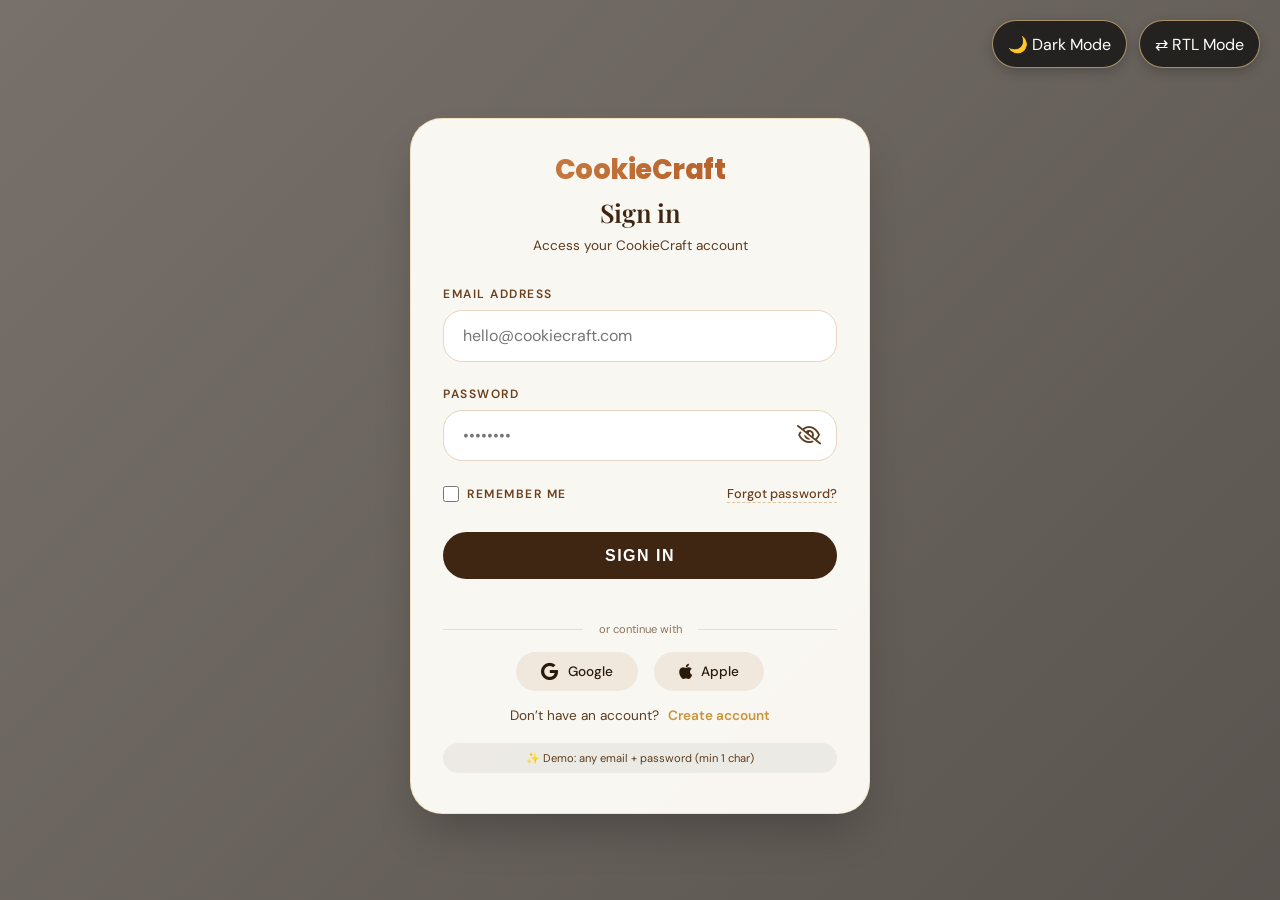
<file: login.html>
<!DOCTYPE html>
<html lang="en">
<head>
  <link rel="icon" type="image/png" href="images/favicon.png" />
  <meta charset="UTF-8" />
  <meta name="viewport" content="width=device-width, initial-scale=1.0, viewport-fit=cover" />
  <title>Login | CookieCraft</title>
  <!-- Font Awesome 6 -->
  <link rel="stylesheet" href="https://cdnjs.cloudflare.com/ajax/libs/font-awesome/6.0.0-beta3/css/all.min.css" />
  <link href="https://fonts.googleapis.com/css2?family=Playfair+Display:ital,wght@0,400;0,600;1,400&family=DM+Sans:wght@300;400;500;600&family=Poppins:wght@800&display=swap" rel="stylesheet" />
  <style>
    * {
      margin: 0;
      padding: 0;
      box-sizing: border-box;
    }

    :root {
      --cream: #FAF6EE;
      --warm-white: #FFFDF8;
      --brown: #3E2612;
      --brown-light: #6B3F1C;
      --gold: #C8963A;
      --gold-light: #E8C47A;
      --text-dark: #2A1A0A;
      --text-mid: #5C3D20;
      --error: #C15A4A;
      --shadow-lg: 0 25px 45px -12px rgba(0, 0, 0, 0.25);
      --card-bg: rgba(255, 253, 248, 0.96);
      --input-bg: white;
      --border-color: #E6D5C0;
      --social-bg: #F1E8DD;
    }

    /* Dark mode variables */
    body.dark-mode {
      --cream: #1a1a1a;
      --warm-white: #2c2c2c;
      --brown: #e0c8a8;
      --brown-light: #d4b48c;
      --gold: #F0B84D;
      --gold-light: #e6bc73;
      --text-dark: #F5E6D3;
      --text-mid: #D4C0A8;
      --error: #E57373;
      --shadow-lg: 0 25px 45px -12px rgba(0, 0, 0, 0.5);
      --card-bg: rgba(30, 30, 35, 0.96);
      --input-bg: #3a3a3a;
      --border-color: #5a4a3a;
      --social-bg: #4a3a2a;
    }

    /* Unified Brand Logo Styling */
    .brand {
      font-family: 'Poppins', sans-serif;
      font-weight: 800;
      font-size: 1.7rem;
      letter-spacing: -0.5px;
      background: linear-gradient(135deg, #c77a3f, #b35f2a);
      background-clip: text;
      -webkit-background-clip: text;
      color: transparent;
      text-decoration: none;
      transition: opacity 0.2s ease, transform 0.2s;
      display: inline-block;
      line-height: 1.2;
      margin-bottom: 0.5rem;
    }

    .brand:hover {
      opacity: 0.85;
      transform: translateY(-1px);
    }

    body.dark-mode .brand {
      background: linear-gradient(135deg, #f6cf9c, #eab67a, #d48d53);
      background-clip: text;
      -webkit-background-clip: text;
      color: transparent;
    }

    @media (max-width: 1024px) {
      .brand {
        font-size: 1.4rem;
      }
    }

    @media (max-width: 520px) {
      .brand {
        font-size: 1.3rem;
      }
    }

    html {
      height: 100%;
    }

    body.login-page {
      min-height: 100%;
      font-family: 'DM Sans', sans-serif;
      background-color: var(--cream);
      color: var(--text-dark);
      display: flex;
      align-items: center;
      justify-content: center;
      background: linear-gradient(135deg, rgba(30, 18, 8, 0.6), rgba(20, 12, 5, 0.7)), url('https://images.unsplash.com/photo-1509440159596-0249088772ff?q=80&w=2070&auto=format');
      background-size: cover;
      background-position: center 30%;
      background-attachment: fixed;
      padding: 5rem 1.5rem 3rem !important; /* ample padding on top so it doesn't touch top-right controls */
      transition: background-color 0.3s, color 0.2s;
      overflow-y: auto;
    }

    body.dark-mode {
      background: linear-gradient(135deg, rgba(0, 0, 0, 0.85), rgba(0, 0, 0, 0.75)), url('https://images.unsplash.com/photo-1509440159596-0249088772ff?q=80&w=2070&auto=format');
      background-size: cover;
      background-position: center 30%;
    }

    /* Login card */
    .login-container {
      width: 100%;
      max-width: 460px;
      margin: 0 auto;
    }

    .login-card {
      background: var(--card-bg);
      backdrop-filter: blur(2px);
      border-radius: 2rem;
      padding: 2.2rem 2rem 2.5rem;
      box-shadow: var(--shadow-lg);
      border: 1px solid rgba(232, 196, 122, 0.4);
      transition: background 0.3s, border 0.2s;
    }

    .login-header {
      text-align: center;
      margin-bottom: 2rem;
    }

    .login-header h1 {
      font-family: 'Playfair Display', serif;
      font-size: 1.6rem;
      font-weight: 600;
      color: var(--brown);
      letter-spacing: -0.3px;
      margin-bottom: 0.5rem;
    }

    .login-header p {
      font-size: 0.85rem;
      color: var(--text-mid);
    }

    .input-group {
      margin-bottom: 1.5rem;
      display: flex;
      flex-direction: column;
      gap: 0.5rem;
    }

    label {
      font-size: 0.75rem;
      font-weight: 600;
      letter-spacing: 1.5px;
      text-transform: uppercase;
      color: var(--brown-light);
    }

    .password-wrapper {
      position: relative;
      width: 100%;
    }

    .input-field {
      width: 100%;
      padding: 0.9rem 1.2rem;
      font-family: 'DM Sans', sans-serif;
      font-size: 1rem;
      background: var(--input-bg);
      border: 1.5px solid var(--border-color);
      border-radius: 1.2rem;
      transition: all 0.2s;
      color: var(--text-dark);
    }

    .password-wrapper .input-field {
      padding-right: 3rem;
    }

    .toggle-password {
      position: absolute;
      right: 1rem;
      top: 50%;
      transform: translateY(-50%);
      background: none;
      border: none;
      cursor: pointer;
      color: var(--text-mid);
      font-size: 1.2rem;
      display: flex;
      align-items: center;
      justify-content: center;
      transition: color 0.2s;
    }

    .toggle-password:hover {
      color: var(--gold);
    }

    .input-field:focus {
      outline: none;
      border-color: var(--gold);
      box-shadow: 0 0 0 3px rgba(200, 150, 58, 0.15);
    }

    .input-field.error {
      border-color: var(--error);
    }

    .error-message {
      font-size: 0.7rem;
      color: var(--error);
      display: none;
      margin-top: 0.2rem;
    }

    .input-field.error + .error-message {
      display: block;
    }

    .options-row {
      display: flex;
      justify-content: space-between;
      align-items: center;
      margin: 0.5rem 0 1.8rem;
      font-size: 0.8rem;
    }

    .checkbox {
      display: flex;
      align-items: center;
      gap: 0.5rem;
      cursor: pointer;
    }

    .checkbox input {
      accent-color: var(--gold);
      width: 1rem;
      height: 1rem;
    }

    .forgot-link {
      color: var(--brown-light);
      text-decoration: none;
      font-weight: 500;
      border-bottom: 1px dashed #DCC29E;
    }

    .forgot-link:hover {
      color: var(--gold);
    }

    .login-btn {
      width: 100%;
      background: var(--brown);
      border: none;
      padding: 0.9rem;
      border-radius: 3rem;
      font-weight: 600;
      font-size: 1rem;
      letter-spacing: 1.5px;
      text-transform: uppercase;
      color: white;
      cursor: pointer;
      transition: all 0.2s;
      margin-bottom: 1.5rem;
    }

    .login-btn:hover {
      background: var(--brown-light);
      transform: scale(0.98);
      box-shadow: 0 8px 18px rgba(62, 38, 18, 0.2);
    }

    .signup-prompt {
      text-align: center;
      font-size: 0.85rem;
      color: var(--text-mid);
    }

    .signup-prompt a {
      color: var(--gold);
      text-decoration: none;
      font-weight: 600;
      margin-left: 0.3rem;
    }

    .signup-prompt a:hover {
      text-decoration: underline;
    }

    .divider {
      display: flex;
      align-items: center;
      text-align: center;
      margin: 1.2rem 0 1rem;
      color: var(--text-mid);
      font-size: 0.7rem;
      opacity: 0.7;
    }

    .divider::before,
    .divider::after {
      content: '';
      flex: 1;
      border-bottom: 1px solid var(--border-color);
    }

    .divider::before {
      margin-right: 1rem;
    }

    .divider::after {
      margin-left: 1rem;
    }

    .social-icons {
      display: flex;
      gap: 1rem;
      justify-content: center;
      margin-bottom: 1rem;
    }

    .social-btn {
      background: var(--social-bg);
      padding: 0.6rem 1.5rem;
      border-radius: 3rem;
      text-decoration: none;
      font-size: 0.85rem;
      font-weight: 500;
      color: var(--text-dark);
      display: inline-flex;
      align-items: center;
      gap: 0.6rem;
      transition: all 0.2s;
      border: 1px solid transparent;
    }

    .social-btn i {
      font-size: 1.1rem;
    }

    .social-btn:hover {
      background: var(--gold-light);
      border-color: var(--gold);
      transform: translateY(-2px);
    }

    .demo-note {
      text-align: center;
      font-size: 0.7rem;
      margin-top: 1.2rem;
      color: var(--text-mid);
      background: rgba(0,0,0,0.05);
      padding: 0.5rem;
      border-radius: 3rem;
    }

    /* STICKY BUTTONS - RIGHT SIDE TOP */
    .sticky-controls {
      position: fixed;
      top: 20px;
      right: 20px;
      display: flex;
      gap: 12px;
      z-index: 1000;
    }

    .control-btn {
      background: rgba(0,0,0,0.65);
      backdrop-filter: blur(8px);
      border: 1px solid rgba(255,215,150,0.6);
      color: white;
      width: 48px;
      height: 48px;
      border-radius: 60px;
      display: flex;
      align-items: center;
      justify-content: center;
      font-size: 1.3rem;
      cursor: pointer;
      transition: all 0.2s;
      box-shadow: 0 4px 12px rgba(0,0,0,0.2);
    }

    .control-btn:hover {
      background: var(--gold);
      color: #2A1A0A;
      transform: scale(1.05);
    }

    /* RTL body direction */
    body.rtl {
      direction: rtl;
    }

    body.rtl .sticky-controls {
      right: auto;
      left: 20px;
    }

    body.rtl .password-wrapper .toggle-password {
      right: auto;
      left: 1rem;
    }

    body.rtl .password-wrapper .input-field {
      padding-right: 1.2rem;
      padding-left: 3rem;
    }

    body.rtl .options-row {
      flex-direction: row-reverse;
    }

    body.rtl .social-icons {
      flex-direction: row-reverse;
    }

    @media (max-width: 640px) {
      body.login-page {
        padding: 5.5rem 1rem 2rem !important;
      }
      .sticky-controls {
        top: 12px;
        right: 12px;
        gap: 8px;
      text-decoration: none;
    }
      .control-btn {
        width: 42px;
        height: 42px;
        font-size: 1.1rem;
      }
      body.rtl .sticky-controls {
        right: auto;
        left: 12px;
      }
      .login-card {
        padding: 1.8rem 1.5rem;
      }
    }
  </style>
  <link rel="stylesheet" href="responsive.css">
</head>
<body class="login-page">
  <!-- Sticky top-right buttons: Dark Mode + RTL -->
  <div class="sticky-controls">
    <div class="control-btn" id="darkModeToggle" title="Dark Mode" style="width:auto; padding:0 15px; font-size:1rem; gap:8px;">🌙 Dark Mode</div>
    <div class="control-btn" id="rtlToggle" title="RTL Mode" style="width:auto; padding:0 15px; font-size:1rem; gap:8px;">⇄ RTL Mode</div>
  </div>

  <div class="login-container">
    <div class="login-card">
      <div class="login-header">
        <a href="index.html" class="brand">CookieCraft</a>
        <h1>Sign in</h1>
        <p>Access your CookieCraft account</p>
      </div>

      <form id="loginForm" novalidate>
        <div class="input-group">
          <label for="email">Email address</label>
          <input type="email" id="email" class="input-field" placeholder="hello@cookiecraft.com" autocomplete="email" />
          <div class="error-message" id="emailError">Please enter a valid email.</div>
        </div>

        <div class="input-group">
          <label for="password">Password</label>
          <div class="password-wrapper">
            <input type="password" id="password" class="input-field" placeholder="••••••••" autocomplete="current-password" />
            <button type="button" class="toggle-password" id="togglePassword" aria-label="Show password">
              <i class="far fa-eye-slash"></i>
            </button>
          </div>
          <div class="error-message" id="passwordError">Password cannot be empty.</div>
        </div>

        <div class="options-row">
          <label class="checkbox">
            <input type="checkbox" id="remember" /> <span>Remember me</span>
          </label>
          <a href="#" class="forgot-link" id="forgotPwLink">Forgot password?</a>
        </div>

        <button type="submit" class="login-btn">Sign in</button>

        <div class="divider">or continue with</div>

        <div class="social-icons">
          <a href="#" class="social-btn" id="googleBtn">
            <i class="fab fa-google"></i> Google
          </a>
          <a href="#" class="social-btn" id="appleBtn">
            <i class="fab fa-apple"></i> Apple
          </a>
        </div>

        <div class="signup-prompt">
          Don’t have an account? <a href="register.html" id="signupLink">Create account</a>
        </div>
        <div class="demo-note">
          ✨ Demo: any email + password (min 1 char)
        </div>
      </form>
    </div>
  </div>

  <script>
    (function() {
      const form = document.getElementById('loginForm');
      const emailInput = document.getElementById('email');
      const passwordInput = document.getElementById('password');
      const emailError = document.getElementById('emailError');
      const passwordError = document.getElementById('passwordError');
      const togglePasswordBtn = document.getElementById('togglePassword');
      const eyeIcon = togglePasswordBtn.querySelector('i');

      // Toggle password visibility
      togglePasswordBtn.addEventListener('click', function() {
        const type = passwordInput.getAttribute('type') === 'password' ? 'text' : 'password';
        passwordInput.setAttribute('type', type);
        if (type === 'text') {
          eyeIcon.classList.remove('fa-eye-slash');
          eyeIcon.classList.add('fa-eye');
        } else {
          eyeIcon.classList.remove('fa-eye');
          eyeIcon.classList.add('fa-eye-slash');
        }
      });

      function isValidEmail(email) {
        return /^[^\s@]+@[^\s@]+\.[^\s@]+$/.test(email.trim());
      }

      function clearErrors() {
        emailInput.classList.remove('error');
        passwordInput.classList.remove('error');
        if (emailError) emailError.style.display = 'none';
        if (passwordError) passwordError.style.display = 'none';
      }

      function showFieldError(field, errorElement) {
        field.classList.add('error');
        if (errorElement) errorElement.style.display = 'block';
      }

      form.addEventListener('submit', function(e) {
        e.preventDefault();
        clearErrors();

        let isValid = true;
        const emailVal = emailInput.value.trim();
        const passwordVal = passwordInput.value;

        if (!isValidEmail(emailVal)) {
          showFieldError(emailInput, emailError);
          isValid = false;
        }

        if (passwordVal.length === 0) {
          showFieldError(passwordInput, passwordError);
          isValid = false;
        }

        if (isValid) {
          alert(`✨ Welcome back!\nYou've successfully signed in as ${emailVal}\n(Login demo — no backend required)`);
        }
      });

      const forgotLink = document.getElementById('forgotPwLink');
      if (forgotLink) {
        forgotLink.addEventListener('click', (e) => {
          e.preventDefault();
          alert('📧 Password reset link sent to your registered email (demo).');
        });
      }

      const googleBtn = document.getElementById('googleBtn');
      const appleBtn = document.getElementById('appleBtn');
      if (googleBtn) {
        googleBtn.addEventListener('click', (e) => {
          e.preventDefault();
          alert('🔐 Google Sign-In demo — OAuth integration would be added here.');
        });
      }
      if (appleBtn) {
        appleBtn.addEventListener('click', (e) => {
          e.preventDefault();
          alert('🍎 Apple Sign-In demo — OAuth integration would be added here.');
        });
      }

      // DARK MODE (localStorage)
      const darkToggle = document.getElementById('darkModeToggle');
      const body = document.body;
      const updateDarkModeButton = (isDark) => {
        if (!darkToggle) return;
        darkToggle.innerHTML = isDark ? '☀️ Light Mode' : '🌙 Dark Mode';
        darkToggle.setAttribute('aria-label', isDark ? 'Switch to light mode' : 'Switch to dark mode');
      };
      const loadDarkMode = () => {
        const isDark = localStorage.getItem('cookieStudio-dark') === 'enabled';
        if (isDark) body.classList.add('dark-mode');
        else body.classList.remove('dark-mode');
        updateDarkModeButton(isDark);
      };
      if (darkToggle) {
        darkToggle.addEventListener('click', () => {
          const isDark = body.classList.contains('dark-mode');
          if (isDark) {
            body.classList.remove('dark-mode');
            localStorage.setItem('cookieStudio-dark', 'disabled');
          } else {
            body.classList.add('dark-mode');
            localStorage.setItem('cookieStudio-dark', 'enabled');
          }
          updateDarkModeButton(body.classList.contains('dark-mode'));
        });
      }
      loadDarkMode();

      // RTL TOGGLE
      const rtlToggle = document.getElementById('rtlToggle');
      const setRTL = (enabled) => {
        const card = document.querySelector('.login-card');
        if (enabled) {
          body.setAttribute('dir', 'rtl');
          localStorage.setItem('cookieStudio-rtl', 'enabled');
          if (rtlToggle) rtlToggle.innerHTML = 'LTR Mode';
          if (card) card.style.direction = 'rtl';
        } else {
          body.setAttribute('dir', 'ltr');
          localStorage.setItem('cookieStudio-rtl', 'disabled');
          if (rtlToggle) rtlToggle.innerHTML = '⇄ RTL Mode';
          if (card) card.style.direction = 'ltr';
        }
      };
      const loadRTL = () => setRTL(localStorage.getItem('cookieStudio-rtl') === 'enabled');
      if (rtlToggle) rtlToggle.addEventListener('click', () => setRTL(body.getAttribute('dir') !== 'rtl'));
      loadRTL();
    })();
  </script>
</body>
</html>
</file>
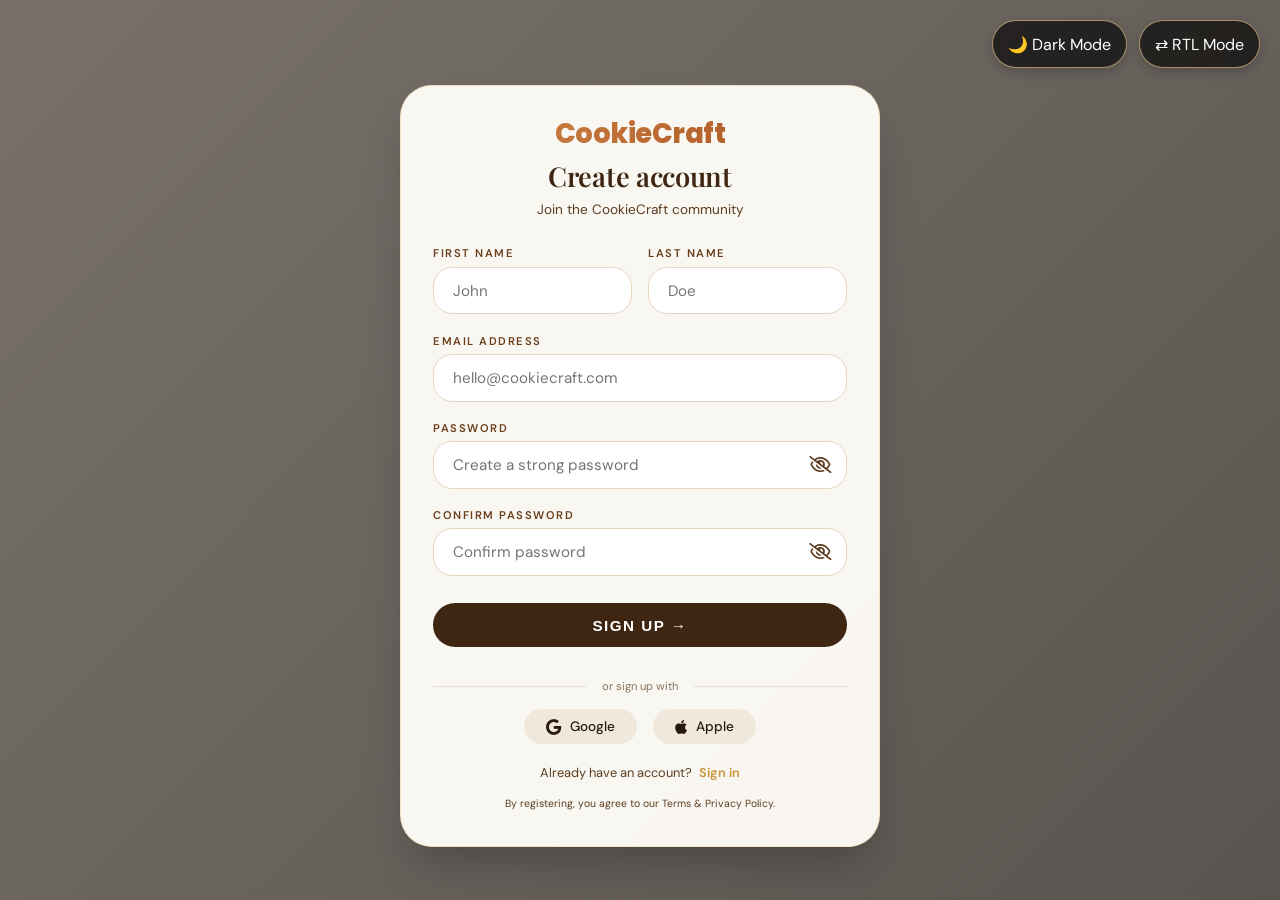
<file: register.html>
<!DOCTYPE html>
<html lang="en">
<head>
  <link rel="icon" type="image/png" href="images/favicon.png" />
  <meta charset="UTF-8" />
  <meta name="viewport" content="width=device-width, initial-scale=1.0, viewport-fit=cover" />
  <title>Register | CookieCraft</title>
  <!-- Font Awesome 6 -->
  <link rel="stylesheet" href="https://cdnjs.cloudflare.com/ajax/libs/font-awesome/6.0.0-beta3/css/all.min.css" />
  <link href="https://fonts.googleapis.com/css2?family=Playfair+Display:ital,wght@0,400;0,600;1,400&family=DM+Sans:wght@300;400;500;600&family=Poppins:wght@800&display=swap" rel="stylesheet" />
  <style>
    * {
      margin: 0;
      padding: 0;
      box-sizing: border-box;
    }

    :root {
      --cream: #FAF6EE;
      --warm-white: #FFFDF8;
      --brown: #3E2612;
      --brown-light: #6B3F1C;
      --gold: #C8963A;
      --gold-light: #E8C47A;
      --text-dark: #2A1A0A;
      --text-mid: #5C3D20;
      --error: #C15A4A;
      --success: #4A7C59;
      --shadow-lg: 0 25px 45px -12px rgba(0, 0, 0, 0.25);
      --card-bg: rgba(255, 253, 248, 0.96);
      --input-bg: white;
      --border-color: #E6D5C0;
      --social-bg: #F1E8DD;
    }

    /* Dark mode variables */
    body.dark-mode {
      --cream: #1a1a1a;
      --warm-white: #2c2c2c;
      --brown: #e0c8a8;
      --brown-light: #d4b48c;
      --gold: #F0B84D;
      --gold-light: #e6bc73;
      --text-dark: #F5E6D3;
      --text-mid: #D4C0A8;
      --error: #E57373;
      --success: #6FBF8A;
      --shadow-lg: 0 25px 45px -12px rgba(0, 0, 0, 0.5);
      --card-bg: rgba(30, 30, 35, 0.96);
      --input-bg: #3a3a3a;
      --border-color: #5a4a3a;
      --social-bg: #4a3a2a;
    }

    /* Unified Brand Logo Styling */
    .brand {
      font-family: 'Poppins', sans-serif;
      font-weight: 800;
      font-size: 1.7rem;
      letter-spacing: -0.5px;
      background: linear-gradient(135deg, #c77a3f, #b35f2a);
      background-clip: text;
      -webkit-background-clip: text;
      color: transparent;
      text-decoration: none;
      transition: opacity 0.2s ease, transform 0.2s;
      display: inline-block;
      line-height: 1.2;
      margin-bottom: 0.5rem;
    }

    .brand:hover {
      opacity: 0.85;
      transform: translateY(-1px);
    }

    body.dark-mode .brand {
      background: linear-gradient(135deg, #f6cf9c, #eab67a, #d48d53);
      background-clip: text;
      -webkit-background-clip: text;
      color: transparent;
    }

    @media (max-width: 1024px) {
      .brand {
        font-size: 1.4rem;
      }
    }

    @media (max-width: 520px) {
      .brand {
        font-size: 1.3rem;
      }
    }

    html {
      height: 100%;
    }

    body.register-page {
      min-height: 100%;
      font-family: 'DM Sans', sans-serif;
      background-color: var(--cream);
      color: var(--text-dark);
      display: flex;
      align-items: center;
      justify-content: center;
      background: linear-gradient(135deg, rgba(30, 18, 8, 0.6), rgba(20, 12, 5, 0.7)), url('https://images.unsplash.com/photo-1509440159596-0249088772ff?q=80&w=2070&auto=format');
      background-size: cover;
      background-position: center 30%;
      background-attachment: fixed;
      padding: 5rem 1.5rem 3rem !important; /* ample padding on top so it doesn't touch top-right controls */
      transition: background-color 0.3s, color 0.2s;
      overflow-y: auto;
    }

    body.dark-mode {
      background: linear-gradient(135deg, rgba(0, 0, 0, 0.85), rgba(0, 0, 0, 0.75)), url('https://images.unsplash.com/photo-1509440159596-0249088772ff?q=80&w=2070&auto=format');
      background-size: cover;
      background-position: center 30%;
    }

    /* Register card */
    .register-container {
      width: 100%;
      max-width: 480px;
      margin: 0 auto;
    }

    .register-card {
      background: var(--card-bg);
      backdrop-filter: blur(2px);
      border-radius: 2rem;
      padding: 2rem 2rem 2.3rem;
      box-shadow: var(--shadow-lg);
      border: 1px solid rgba(232, 196, 122, 0.4);
      transition: background 0.3s, border 0.2s;
    }

    .register-header {
      text-align: center;
      margin-bottom: 1.8rem;
    }

    .register-header h1 {
      font-family: 'Playfair Display', serif;
      font-size: 1.7rem;
      font-weight: 600;
      color: var(--brown);
      letter-spacing: -0.3px;
      margin-bottom: 0.4rem;
    }

    .register-header p {
      font-size: 0.85rem;
      color: var(--text-mid);
    }

    .input-group {
      margin-bottom: 1.2rem;
      display: flex;
      flex-direction: column;
      gap: 0.4rem;
    }

    label {
      font-size: 0.7rem;
      font-weight: 600;
      letter-spacing: 1.5px;
      text-transform: uppercase;
      color: var(--brown-light);
    }

    .password-wrapper {
      position: relative;
      width: 100%;
    }

    .input-field {
      width: 100%;
      padding: 0.8rem 1.2rem;
      font-family: 'DM Sans', sans-serif;
      font-size: 0.95rem;
      background: var(--input-bg);
      border: 1.5px solid var(--border-color);
      border-radius: 1.2rem;
      transition: all 0.2s;
      color: var(--text-dark);
    }

    .password-wrapper .input-field {
      padding-right: 3rem;
    }

    .toggle-password {
      position: absolute;
      right: 1rem;
      top: 50%;
      transform: translateY(-50%);
      background: none;
      border: none;
      cursor: pointer;
      color: var(--text-mid);
      font-size: 1.1rem;
      display: flex;
      align-items: center;
      justify-content: center;
      transition: color 0.2s;
    }

    .toggle-password:hover {
      color: var(--gold);
    }

    .input-field:focus {
      outline: none;
      border-color: var(--gold);
      box-shadow: 0 0 0 3px rgba(200, 150, 58, 0.15);
    }

    .input-field.error {
      border-color: var(--error);
    }

    .error-message {
      font-size: 0.65rem;
      color: var(--error);
      display: none;
      margin-top: 0.2rem;
    }

    .input-field.error + .error-message {
      display: block;
    }

    .row-2col {
      display: flex;
      gap: 1rem;
      margin-bottom: 1.2rem;
    }
    .row-2col .input-group {
      flex: 1;
      margin-bottom: 0;
    }

    .register-btn {
      width: 100%;
      background: var(--brown);
      border: none;
      padding: 0.85rem;
      border-radius: 3rem;
      font-weight: 600;
      font-size: 0.95rem;
      letter-spacing: 1.5px;
      text-transform: uppercase;
      color: white;
      cursor: pointer;
      transition: all 0.2s;
      margin: 0.5rem 0 1rem;
    }

    .register-btn:hover {
      background: var(--brown-light);
      transform: scale(0.98);
      box-shadow: 0 8px 18px rgba(62, 38, 18, 0.2);
    }

    .divider {
      display: flex;
      align-items: center;
      text-align: center;
      margin: 1rem 0 1rem;
      color: var(--text-mid);
      font-size: 0.7rem;
      opacity: 0.7;
    }

    .divider::before,
    .divider::after {
      content: '';
      flex: 1;
      border-bottom: 1px solid var(--border-color);
    }

    .divider::before {
      margin-right: 1rem;
    }

    .divider::after {
      margin-left: 1rem;
    }

    .social-icons {
      display: flex;
      gap: 1rem;
      justify-content: center;
      margin-bottom: 1.2rem;
    }

    .social-btn {
      background: var(--social-bg);
      padding: 0.5rem 1.3rem;
      border-radius: 3rem;
      text-decoration: none;
      font-size: 0.85rem;
      font-weight: 500;
      color: var(--text-dark);
      display: inline-flex;
      align-items: center;
      gap: 0.6rem;
      transition: all 0.2s;
      border: 1px solid transparent;
    }

    .social-btn i {
      font-size: 1rem;
    }

    .social-btn:hover {
      background: var(--gold-light);
      border-color: var(--gold);
      transform: translateY(-2px);
    }

    .login-prompt {
      text-align: center;
      font-size: 0.8rem;
      color: var(--text-mid);
      margin-top: 0.5rem;
    }

    .login-prompt a {
      color: var(--gold);
      text-decoration: none;
      font-weight: 600;
      margin-left: 0.3rem;
    }

    .login-prompt a:hover {
      text-decoration: underline;
    }

    .terms-note {
      text-align: center;
      font-size: 0.65rem;
      margin-top: 1rem;
      color: var(--text-mid);
    }

    /* STICKY TOP-RIGHT BUTTONS */
    .sticky-controls {
      position: fixed;
      top: 20px;
      right: 20px;
      display: flex;
      gap: 12px;
      z-index: 1000;
    }

    .control-btn {
      background: rgba(0,0,0,0.65);
      backdrop-filter: blur(8px);
      border: 1px solid rgba(255,215,150,0.6);
      color: white;
      width: 48px;
      height: 48px;
      border-radius: 60px;
      display: flex;
      align-items: center;
      justify-content: center;
      font-size: 1.3rem;
      cursor: pointer;
      transition: all 0.2s;
      box-shadow: 0 4px 12px rgba(0,0,0,0.2);
    }

    .control-btn:hover {
      background: var(--gold);
      color: #2A1A0A;
      transform: scale(1.05);
    }

    /* RTL body direction */
    body.rtl {
      direction: rtl;
    }

    body.rtl .sticky-controls {
      right: auto;
      left: 20px;
    }

    body.rtl .password-wrapper .toggle-password {
      right: auto;
      left: 1rem;
    }

    body.rtl .password-wrapper .input-field {
      padding-right: 1.2rem;
      padding-left: 3rem;
    }

    body.rtl .row-2col {
      flex-direction: row-reverse;
    }

    body.rtl .social-icons {
      flex-direction: row-reverse;
    }

    @media (max-width: 560px) {
      body.register-page {
        padding: 5.5rem 1rem 2rem !important;
      }
      .sticky-controls {
        top: 12px;
        right: 12px;
        gap: 8px;
      text-decoration: none;
    }
      .control-btn {
        width: 42px;
        height: 42px;
        font-size: 1.1rem;
      }
      body.rtl .sticky-controls {
        right: auto;
        left: 12px;
      }
      .register-card {
        padding: 1.5rem;
      }
      .row-2col {
        flex-direction: column;
        gap: 0;
      }
    }
  </style>
  <link rel="stylesheet" href="responsive.css">
</head>
<body class="register-page">
  <!-- Sticky top-right: Dark Mode + RTL -->
  <div class="sticky-controls">
    <div class="control-btn" id="darkModeToggle" title="Dark Mode" style="width:auto; padding:0 15px; font-size:1rem; gap:8px;">🌙 Dark Mode</div>
    <div class="control-btn" id="rtlToggle" title="RTL Mode" style="width:auto; padding:0 15px; font-size:1rem; gap:8px;">⇄ RTL Mode</div>
  </div>

  <div class="register-container">
    <div class="register-card">
      <div class="register-header">
        <a href="index.html" class="brand">CookieCraft</a>
        <h1>Create account</h1>
        <p>Join the CookieCraft community</p>
      </div>

      <form id="registerForm" novalidate>
        <div class="row-2col">
          <div class="input-group" id="field-firstname">
            <label for="firstname">First name</label>
            <input type="text" id="firstname" class="input-field" placeholder="John" />
            <span class="error-message">First name required.</span>
          </div>
          <div class="input-group" id="field-lastname">
            <label for="lastname">Last name</label>
            <input type="text" id="lastname" class="input-field" placeholder="Doe" />
            <span class="error-message">Last name required.</span>
          </div>
        </div>

        <div class="input-group" id="field-email">
          <label for="email">Email address</label>
          <input type="email" id="email" class="input-field" placeholder="hello@cookiecraft.com" />
          <span class="error-message">Valid email required.</span>
        </div>

        <div class="input-group" id="field-password">
          <label for="password">Password</label>
          <div class="password-wrapper">
            <input type="password" id="password" class="input-field" placeholder="Create a strong password" />
            <button type="button" class="toggle-password" id="togglePassword" aria-label="Show password">
              <i class="far fa-eye-slash"></i>
            </button>
          </div>
          <span class="error-message">Password must be at least 6 characters.</span>
        </div>

        <div class="input-group" id="field-confirm">
          <label for="confirmPassword">Confirm password</label>
          <div class="password-wrapper">
            <input type="password" id="confirmPassword" class="input-field" placeholder="Confirm password" />
            <button type="button" class="toggle-password" id="toggleConfirmPassword" aria-label="Show password">
              <i class="far fa-eye-slash"></i>
            </button>
          </div>
          <span class="error-message">Passwords do not match.</span>
        </div>

        <button type="submit" class="register-btn">Sign up →</button>

        <div class="divider">or sign up with</div>

        <div class="social-icons">
          <a href="#" class="social-btn" id="googleBtn">
            <i class="fab fa-google"></i> Google
          </a>
          <a href="#" class="social-btn" id="appleBtn">
            <i class="fab fa-apple"></i> Apple
          </a>
        </div>

        <div class="login-prompt">
          Already have an account? <a href="login.html" id="loginLink">Sign in</a>
        </div>
        <div class="terms-note">
          By registering, you agree to our Terms & Privacy Policy.
        </div>
      </form>
    </div>
  </div>

  <script>
    (function() {
      const form = document.getElementById('registerForm');

      // Fields
      const firstName = document.getElementById('firstname');
      const lastName = document.getElementById('lastname');
      const email = document.getElementById('email');
      const password = document.getElementById('password');
      const confirmPassword = document.getElementById('confirmPassword');

      // Error containers
      const firstNameGroup = document.getElementById('field-firstname');
      const lastNameGroup = document.getElementById('field-lastname');
      const emailGroup = document.getElementById('field-email');
      const passwordGroup = document.getElementById('field-password');
      const confirmGroup = document.getElementById('field-confirm');

      // Toggle password visibility (two fields)
      const togglePwd = document.getElementById('togglePassword');
      const toggleConfirm = document.getElementById('toggleConfirmPassword');
      const pwdIcon = togglePwd.querySelector('i');
      const confirmIcon = toggleConfirm.querySelector('i');

      togglePwd.addEventListener('click', () => {
        const type = password.getAttribute('type') === 'password' ? 'text' : 'password';
        password.setAttribute('type', type);
        pwdIcon.classList.toggle('fa-eye-slash');
        pwdIcon.classList.toggle('fa-eye');
      });
      toggleConfirm.addEventListener('click', () => {
        const type = confirmPassword.getAttribute('type') === 'password' ? 'text' : 'password';
        confirmPassword.setAttribute('type', type);
        confirmIcon.classList.toggle('fa-eye-slash');
        confirmIcon.classList.toggle('fa-eye');
      });

      function setError(group, show, customMsg = null) {
        const field = group.querySelector('.input-field');
        const errorSpan = group.querySelector('.error-message');
        if (show) {
          field.classList.add('error');
          if (customMsg && errorSpan) errorSpan.textContent = customMsg;
          else if (errorSpan) errorSpan.style.display = 'block';
        } else {
          field.classList.remove('error');
          if (errorSpan) errorSpan.style.display = 'none';
        }
      }

      function isValidEmail(emailStr) {
        return /^[^\s@]+@[^\s@]+\.[^\s@]+$/.test(emailStr.trim());
      }

      form.addEventListener('submit', (e) => {
        e.preventDefault();

        let isValid = true;

        // First name
        const firstNameVal = firstName.value.trim();
        if (!firstNameVal) {
          setError(firstNameGroup, true, 'First name required.');
          isValid = false;
        } else {
          setError(firstNameGroup, false);
        }

        // Last name
        const lastNameVal = lastName.value.trim();
        if (!lastNameVal) {
          setError(lastNameGroup, true, 'Last name required.');
          isValid = false;
        } else {
          setError(lastNameGroup, false);
        }

        // Email
        const emailVal = email.value.trim();
        if (!isValidEmail(emailVal)) {
          setError(emailGroup, true, 'Valid email required.');
          isValid = false;
        } else {
          setError(emailGroup, false);
        }

        // Password
        const pwdVal = password.value;
        if (pwdVal.length < 6) {
          setError(passwordGroup, true, 'Password must be at least 6 characters.');
          isValid = false;
        } else {
          setError(passwordGroup, false);
        }

        // Confirm password
        const confirmVal = confirmPassword.value;
        if (pwdVal !== confirmVal) {
          setError(confirmGroup, true, 'Passwords do not match.');
          isValid = false;
        } else {
          setError(confirmGroup, false);
        }

        if (isValid) {
          alert(`🎉 Welcome ${firstNameVal}!\nYour account has been created.\n(Registration demo — no backend.)`);
          form.reset();
        }
      });

      // Demo social links
      const googleBtn = document.getElementById('googleBtn');
      const appleBtn = document.getElementById('appleBtn');

      googleBtn?.addEventListener('click', (e) => {
        e.preventDefault();
        alert('🔐 Google Sign-Up demo — OAuth integration would be added.');
      });
      appleBtn?.addEventListener('click', (e) => {
        e.preventDefault();
        alert('🍎 Apple Sign-Up demo — OAuth integration would be added.');
      });

      // DARK MODE (localStorage)
      const darkToggle = document.getElementById('darkModeToggle');
      const body = document.body;
      const updateDarkModeButton = (isDark) => {
        if (!darkToggle) return;
        darkToggle.innerHTML = isDark ? '☀️ Light Mode' : '🌙 Dark Mode';
        darkToggle.setAttribute('aria-label', isDark ? 'Switch to light mode' : 'Switch to dark mode');
      };
      const loadDarkMode = () => {
        const isDark = localStorage.getItem('cookieStudio-dark') === 'enabled';
        if (isDark) body.classList.add('dark-mode');
        else body.classList.remove('dark-mode');
        updateDarkModeButton(isDark);
      };
      if (darkToggle) {
        darkToggle.addEventListener('click', () => {
          const isDark = body.classList.contains('dark-mode');
          if (isDark) {
            body.classList.remove('dark-mode');
            localStorage.setItem('cookieStudio-dark', 'disabled');
          } else {
            body.classList.add('dark-mode');
            localStorage.setItem('cookieStudio-dark', 'enabled');
          }
          updateDarkModeButton(body.classList.contains('dark-mode'));
        });
      }
      loadDarkMode();

      // RTL TOGGLE
      const rtlToggle = document.getElementById('rtlToggle');
      const setRTL = (enabled) => {
        const card = document.querySelector('.register-card');
        if (enabled) {
          body.setAttribute('dir', 'rtl');
          localStorage.setItem('cookieStudio-rtl', 'enabled');
          if (rtlToggle) rtlToggle.innerHTML = 'LTR Mode';
          if (card) card.style.direction = 'rtl';
        } else {
          body.setAttribute('dir', 'ltr');
          localStorage.setItem('cookieStudio-rtl', 'disabled');
          if (rtlToggle) rtlToggle.innerHTML = '⇄ RTL Mode';
          if (card) card.style.direction = 'ltr';
        }
      };
      const loadRTL = () => setRTL(localStorage.getItem('cookieStudio-rtl') === 'enabled');
      if (rtlToggle) rtlToggle.addEventListener('click', () => setRTL(body.getAttribute('dir') !== 'rtl'));
      loadRTL();
    })();
  </script>
</body>
</html>
</file>
<file: responsive.css>
/* ==========================================================================
   COOKIE CRAFT & LA FARINE BAKERY – UNIFIED MOBILE RESPONSIVENESS SYSTEM
   Optimized for 320px, 480px, 768px, 1024px+ Breakpoints
   ========================================================================== */

/* Universal Box-Sizing & Viewport Protection */
html, body {
  overflow-x: clip !important;
  width: 100% !important;
  max-width: 100vw !important;
  margin: 0 !important;
  padding: 0 !important;
  box-sizing: border-box !important;
  -webkit-text-size-adjust: 100%;
}

*, *::before, *::after {
  box-sizing: border-box !important;
}

/* Fluent Media Adjustments */
img {
  max-width: 100% !important;
  height: auto !important;
}

iframe, video, embed, object {
  max-width: 100% !important;
}

/* Wrap word overflows */
p, h1, h2, h3, h4, h5, h6, span, a, li, address, blockquote {
  word-wrap: break-word !important;
  overflow-wrap: break-word !important;
  word-break: break-word !important;
  hyphens: auto;
}

/* Consistent Section Spacing & Protection */
section, 
.section, 
.h2-collections, 
.h2-tasting, 
.h2-craft, 
.h2-testimonials, 
.h2-packaging, 
.h2-seasonal, 
.h2-cta, 
.featured, 
.process, 
.testimonials, 
.workshops, 
.community, 
.contact-section, 
.tutorial-section, 
.ab-section, 
.order-page-inner {
  padding: 5rem 2rem !important;
  box-sizing: border-box !important;
}

/* Universal Button Scaling */
.btn-primary, 
.btn-outline, 
.btn-login, 
.btn-footer, 
.btn-primary-tut, 
.btn-white, 
.btn, 
button, 
input[type="submit"] {
  max-width: 100% !important;
  box-sizing: border-box !important;
  white-space: normal !important; /* Allow wrapping of long text */
}

/* Form Protection */
input[type="text"], 
input[type="email"], 
input[type="password"], 
input[type="tel"], 
input[type="url"], 
input[type="number"], 
select, 
textarea {
  width: 100% !important;
  max-width: 100% !important;
  box-sizing: border-box !important;
}

/* ==========================================================================
   BREAKPOINT: 1024px (Tablets / Small Desktops)
   ========================================================================== */
@media (max-width: 1024px) {
  /* Grids to 2 Columns */
  .spec-grid, 
  .gallery-grid, 
  .ab-team-grid, 
  .recipe-grid, 
  .kit-grid, 
  .video-grid,
  .features-grid {
    grid-template-columns: repeat(2, 1fr) !important;
    gap: 1.5rem !important;
  }
  
  /* Flex / Grid Layouts Stacking */
  .tut-hero-container, 
  .ab-hero-grid, 
  .ab-founders-grid, 
  .tasting-container, 
  .pack-container, 
  .philosophy, 
  .location-grid {
    flex-direction: column !important;
    display: flex !important;
    align-items: center !important;
    text-align: center !important;
    gap: 2rem !important;
  }

  .tasting-image, 
  .tasting-text, 
  .pack-image, 
  .pack-text, 
  .location-details, 
  .map-placeholder,
  .ab-hero-text,
  .ab-founder-frame,
  .ab-founder-text {
    width: 100% !important;
    max-width: 100% !important;
    flex: none !important;
  }
  
  .ab-hero-images, 
  .tut-hero-card {
    margin-top: 2rem !important;
    width: 100% !important;
    max-width: 500px !important;
  }

  /* About Founder badge placement */
  .ab-founder-badge {
    right: 10px !important;
    bottom: -10px !important;
    padding: 1rem 1.5rem !important;
  }
}

/* ==========================================================================
   BREAKPOINT: 768px (IPad / Large Mobile)
   ========================================================================== */
@media (max-width: 768px) {
  /* Spacing Adjustments */
  section, 
  .section, 
  .h2-collections, 
  .h2-tasting, 
  .h2-craft, 
  .h2-testimonials, 
  .h2-packaging, 
  .h2-seasonal, 
  .h2-cta, 
  .featured, 
  .process, 
  .testimonials, 
  .workshops, 
  .community, 
  .contact-section, 
  .tutorial-section, 
  .ab-section, 
  .order-page-inner {
    padding: 3.5rem 1.5rem !important;
  }

  /* Responsive Fluid Typography */
  h1 {
    font-size: clamp(2.2rem, 6vw, 3.2rem) !important;
  }
  
  h2 {
    font-size: clamp(1.8rem, 5vw, 2.4rem) !important;
  }

  .hero-fullscreen h1, 
  .hero h1, 
  .tut-hero-title, 
  .ab-hero-title, 
  .hero-contact h1 {
    font-size: 2.8rem !important;
    line-height: 1.25 !important;
  }
  
  .section-title, 
  .timeline-heading, 
  .spec-heading, 
  .gallery-heading, 
  .why-heading, 
  .tutorial-section-title, 
  .ab-title {
    font-size: 2.1rem !important;
  }

  /* Core Grids Stacking */
  .featured-grid, 
  .collection-grid, 
  .testi-grid, 
  .why-grid, 
  .features-grid, 
  .info-strip, 
  .info-grid,
  .form-row, 
  .form-grid,
  .flavor-grid,
  .pairings-grid,
  .masonry-grid,
  .ab-team-grid {
    grid-template-columns: 1fr !important;
    gap: 1.5rem !important;
  }
  
  .field.full-width {
    grid-column: span 1 !important;
  }

  /* Footer Columns Alignment & Mobile Centering */
  .footer-container {
    grid-template-columns: 1fr !important;
    gap: 2.5rem !important;
    text-align: center !important;
  }

  /* Centering Footer Column Headers & Underscores */
  .footer-col h4:after {
    left: 50% !important;
    transform: translateX(-50%) !important;
    right: auto !important;
  }

  /* Centering Social Links, Contact Details, and Subscribe Form */
  .social-links, 
  .contact-info p, 
  .newsletter-form {
    justify-content: center !important;
    align-items: center !important;
  }

  .newsletter-form {
    flex-direction: column !important;
    gap: 0.75rem !important;
    width: 100% !important;
    max-width: 320px !important;
    margin: 1.2rem auto 0 !important;
  }

  .newsletter-form input {
    width: 100% !important;
    text-align: center !important;
  }

  .btn-footer {
    width: 100% !important;
    justify-content: center !important;
  }

  /* Timelines Restyle */
  .timeline-line {
    display: none !important;
  }
  .tl-item, .tl-item.right {
    flex-direction: column !important;
    gap: 1.5rem !important;
    text-align: center !important;
    margin-bottom: 2.5rem !important;
  }
  .tl-dot {
    position: static !important;
    transform: none !important;
    margin: 0.5rem auto !important;
  }
  .tl-image, .tl-item.right .tl-image {
    display: block !important;
    padding: 0 !important;
    max-width: 100% !important;
    width: 100% !important;
  }
  .tl-card {
    padding: 0 !important;
    width: 100% !important;
  }

  /* Workshops Cards Stacking */
  .workshop-grid, .workshop-container {
    flex-direction: column !important;
    display: flex !important;
    gap: 1.5rem !important;
  }
  
  .workshop-card {
    width: 100% !important;
    max-width: 100% !important;
  }

  /* About atelier steps wrapping */
  .ab-atelier-step {
    flex-direction: column !important;
    gap: 1.5rem !important;
  }
  .ab-atelier-step.reverse {
    flex-direction: column !important;
  }
  .ab-atelier-content, .ab-atelier-media {
    width: 100% !important;
    max-width: 100% !important;
  }
}

/* ==========================================================================
   BREAKPOINT: 480px (Medium / Small Mobile)
   ========================================================================== */
@media (max-width: 480px) {
  /* Compact Padding */
  section, 
  .section, 
  .h2-collections, 
  .h2-tasting, 
  .h2-craft, 
  .h2-testimonials, 
  .h2-packaging, 
  .h2-seasonal, 
  .h2-cta, 
  .featured, 
  .process, 
  .testimonials, 
  .workshops, 
  .community, 
  .contact-section, 
  .tutorial-section, 
  .ab-section, 
  .order-page-inner {
    padding: 2.5rem 1rem !important;
  }

  /* Micro Typography */
  body {
    font-size: 0.95rem !important;
  }
  
  .hero-fullscreen h1, 
  .hero h1, 
  .tut-hero-title, 
  .ab-hero-title, 
  .hero-contact h1 {
    font-size: 2.2rem !important;
  }
  
  .section-title, 
  .timeline-heading, 
  .spec-heading, 
  .gallery-heading, 
  .why-heading, 
  .tutorial-section-title, 
  .ab-title {
    font-size: 1.7rem !important;
  }
  
  /* Containers Padding Protection */
  .hero-glass, 
  .tut-card-content, 
  .ab-team-card, 
  .form-wrapper, 
  .faq-item {
    padding: 1.5rem 1rem !important;
  }

  /* Remaining Multi-Column Grids Stacked */
  .spec-grid, 
  .gallery-grid, 
  .ab-team-grid, 
  .recipe-grid, 
  .kit-grid, 
  .video-grid,
  .flavor-grid,
  .pairings-grid,
  .masonry-grid {
    grid-template-columns: 1fr !important;
    text-align: center !important;
  }
  
  /* Social Connection Cards Stacked */
  .social-grid {
    flex-direction: column !important;
    align-items: center !important;
    width: 100% !important;
  }
  
  .social-card {
    width: 100% !important;
    justify-content: center !important;
  }
}

/* ==========================================================================
   BREAKPOINT: 320px (Compact Mobile)
   ========================================================================== */
@media (max-width: 320px) {
  /* Ultra-Compact Padding */
  section, 
  .section, 
  .h2-collections, 
  .h2-tasting, 
  .h2-craft, 
  .h2-testimonials, 
  .h2-packaging, 
  .h2-seasonal, 
  .h2-cta, 
  .featured, 
  .process, 
  .testimonials, 
  .workshops, 
  .community, 
  .contact-section, 
  .tutorial-section, 
  .ab-section, 
  .order-page-inner {
    padding: 1.5rem 0.5rem !important;
  }

  /* Logo and brand names scaling down */
  .brand, .footer-brand h3, .nav-logo {
    font-size: 1.15rem !important;
  }
  
  /* Super Compact Typography */
  .hero-fullscreen h1, 
  .hero h1, 
  .tut-hero-title, 
  .ab-hero-title, 
  .hero-contact h1 {
    font-size: 1.75rem !important;
  }

  .cookie-card, 
  .feature-card, 
  .why-card, 
  .testi-card, 
  .tut-hero-card, 
  .ab-team-card, 
  .info-card {
    padding: 0.85rem !important;
  }
}

/* ==========================================================================
   GLOBAL DARK MODE TEXT VISIBILITY FIX
   ========================================================================== */
body.dark-mode p,
body.dark-mode h1,
body.dark-mode h2,
body.dark-mode h3,
body.dark-mode h4,
body.dark-mode h5,
body.dark-mode h6,
body.dark-mode li {
    color: #f0e2d4 !important;
}

body.dark-mode .brand,
body.dark-mode .footer-brand h3 {
    background: linear-gradient(135deg, #f6cf9c, #eab67a, #d48d53) !important;
    background-clip: text !important;
    -webkit-background-clip: text !important;
    color: transparent !important;
}

body.dark-mode .btn-primary,
body.dark-mode .btn-footer,
body.dark-mode .btn-white {
    color: #1e1916 !important;
}

body.dark-mode .btn-outline {
    color: #f6cfaa !important;
}

body.dark-mode a:hover {
    color: #eab67a !important;
}

body.dark-mode .nav-link:hover,
body.dark-mode .dropdown-item:hover,
body.dark-mode .footer-links a:hover {
    color: #f7c894 !important;
}
</file>
